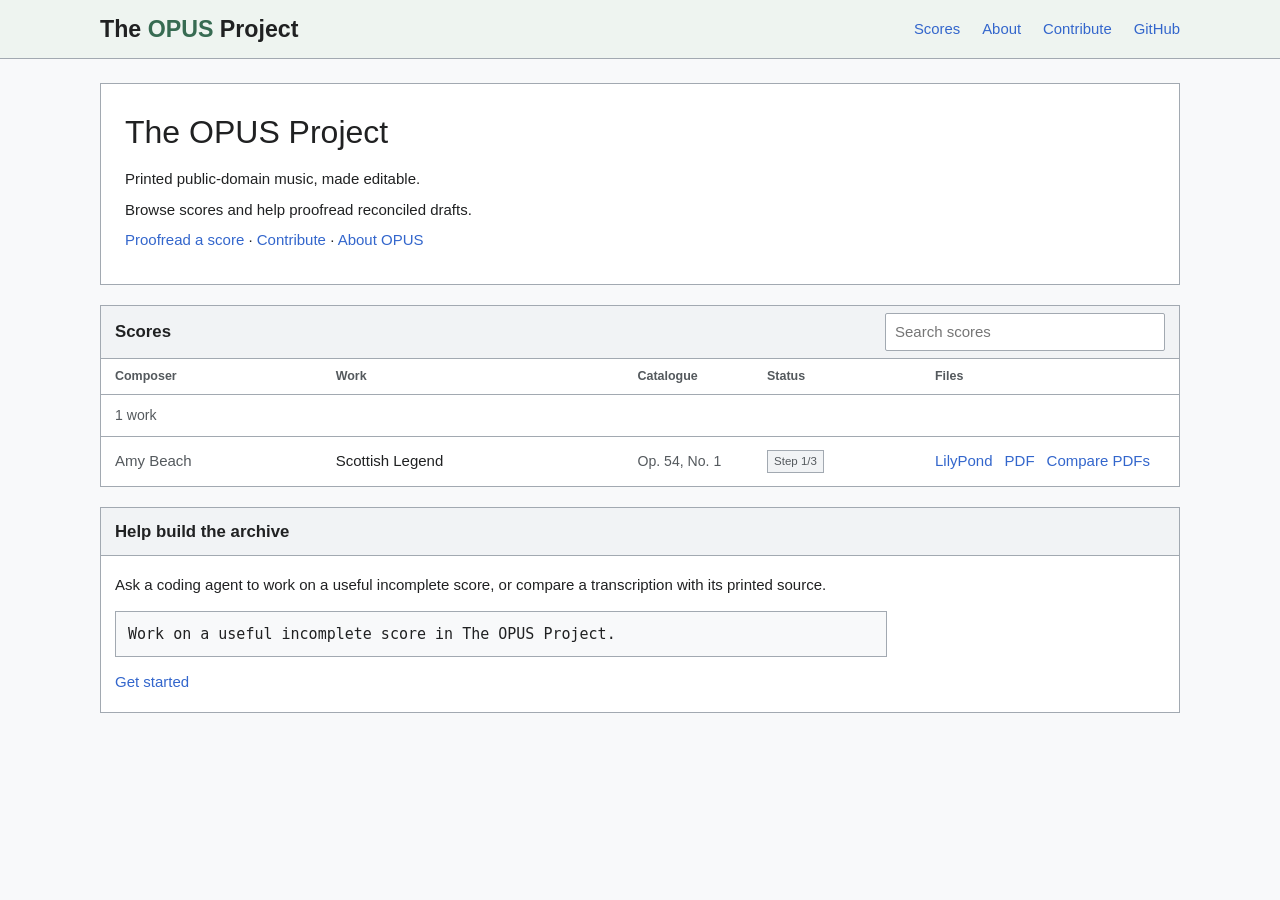
<file: index.html>
<!doctype html>
<html lang="en">
<head>
  <meta charset="utf-8">
  <meta name="viewport" content="width=device-width, initial-scale=1">
  <meta name="description" content="Printed public-domain music, transcribed into editable LilyPond and checked by people.">
  <link rel="icon" href="favicon.svg" type="image/svg+xml">
  <title>The OPUS Project — Open Public-domain Universal Scores</title>
  <link rel="stylesheet" href="styles.css?v=6">
</head>
<body>
  <header class="site-header">
    <div class="header-inner">
      <a class="wordmark" href="./">The <span>OPUS</span> Project</a>
      <nav aria-label="Primary navigation">
        <a href="#scores">Scores</a>
        <a href="about.html">About</a>
        <a href="contribute.html">Contribute</a>
        <a href="https://github.com/the-opus-project/the-opus-project.github.io">GitHub</a>
      </nav>
    </div>
  </header>

  <main>
    <section class="intro" aria-labelledby="page-title">
      <h1 id="page-title">The OPUS Project</h1>
      <p>Printed public-domain music, made editable.</p>
      <p>Browse scores and help proofread reconciled drafts.</p>
      <p><a href="proofread.html">Proofread a score</a> · <a href="contribute.html">Contribute</a> · <a href="about.html">About OPUS</a></p>
    </section>

    <section class="panel" id="scores" aria-labelledby="scores-title">
      <div class="panel-heading">
        <h2 id="scores-title">Scores</h2>
        <label class="search">
          <span class="visually-hidden">Search scores</span>
          <input type="search" data-search placeholder="Search scores">
        </label>
      </div>
      <div class="table-heading" aria-hidden="true">
        <span>Composer</span><span>Work</span><span>Catalogue</span><span>Status</span><span>Files</span>
      </div>
      <div class="catalog" data-catalog aria-live="polite"><p>Loading catalog…</p></div>
    </section>

    <section class="panel" id="contribute" aria-labelledby="contribute-title">
      <div class="panel-heading"><h2 id="contribute-title">Help build the archive</h2></div>
      <div class="panel-body">
        <p>Ask a coding agent to work on a useful incomplete score, or compare a transcription with its printed source.</p>
        <div class="command"><code>Work on a useful incomplete score in The OPUS Project.</code></div>
        <p><a href="contribute.html">Get started</a></p>
      </div>
    </section>
  </main>

  <script src="app.js?v=4" defer></script>
</body>
</html>
</file>
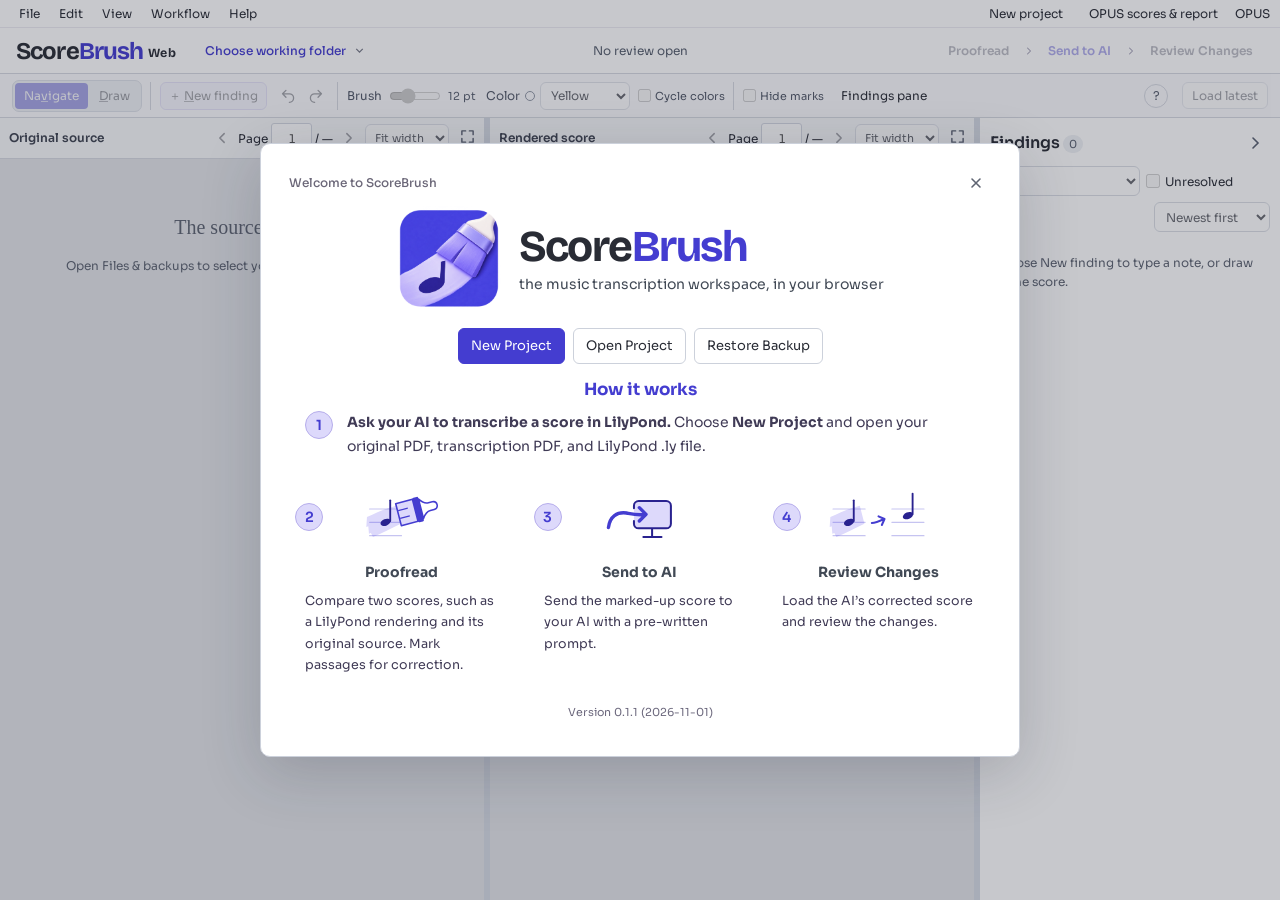
<file: reviewer/index.html>
<!doctype html>
<html lang="en"><head><meta charset="utf-8"><meta name="viewport" content="width=device-width, initial-scale=1">
<meta http-equiv="Content-Security-Policy" content="default-src 'self'; script-src 'self' 'wasm-unsafe-eval'; worker-src 'self' blob:; connect-src 'self' https:; img-src 'self' blob: data:; style-src 'self' 'unsafe-inline'; font-src 'self'; object-src 'none'; base-uri 'none'; form-action 'none'">
<title>ScoreBrush Web · The OPUS Project</title><link rel="stylesheet" href="scorebrush/style.css"><link rel="stylesheet" href="scorebrush/interface.css"><link rel="stylesheet" href="scorebrush/brush-preview.css"><link rel="stylesheet" href="scorebrush/workspace-header.css"><link rel="stylesheet" href="scorebrush/findings.css"><link rel="stylesheet" href="scorebrush/workspace-layout.css"><link rel="stylesheet" href="scorebrush/review-controls.css">
<link rel="icon" href="scorebrush/branding/scorebrush.ico" type="image/x-icon"><link rel="preload" href="scorebrush/wordmark.png" as="image">
<script src="scorebrush/startup.js" defer></script><script src="scorebrush/vendor/pdf-lib.min.js" defer></script><script src="scorebrush/vendor/jszip.min.js" defer></script><script type="module" src="app.mjs"></script><link rel="stylesheet" href="opus-web.css"></head>
<body data-score="both" data-edition="web">
<section id="startupScreen" aria-label="ScoreBrush startup" aria-live="polite"><div class="startup-content"><img class="app-mark" src="scorebrush/branding/scorebrush-app.png" width="72" height="72" alt=""><img class="startup-wordmark" src="scorebrush/wordmark.png" width="300" height="80" alt="ScoreBrush"><p data-build-info>Loading build information…</p><div class="startup-rule"></div><p id="startupStatus">Opening your local workspace…</p><p id="startupError"></p><button id="startupRecovery" hidden disabled>Open recovery options</button><p class="startup-advice">If startup fails, keep your working folder and backups. Reopen from a complete extracted ZIP.</p></div></section>
<header><div class="desk-brand"><h1>Score<span class="brand-accent">Brush</span> <small class="web-edition">Web</small></h1></div><div id="statusControl" data-state="idle"><div id="statusSummary" tabindex="-1"><span class="status-symbol" aria-hidden="true"><svg class="status-warning" viewBox="0 0 16 16" focusable="false"><circle cx="8" cy="8" r="6.25"/><path d="M8 4.5v4"/><circle class="warning-dot" cx="8" cy="11" r=".65"/></svg></span><span id="statusLabel" role="status" aria-live="polite">No review open</span></div><button id="statusButton" type="button" aria-expanded="false" aria-controls="notices" hidden>Resolve</button></div><nav class="primary-actions" aria-label="Workflow stages"><button id="chooseFolder" class="primary" title="Choose the local folder shared with your AI agent">Choose folder</button><button id="loadLatest" title="Review the latest LilyPond and PDF saved by your agent" disabled>Load latest</button><button id="workspaceTools" title="Open files or packages and save a backup" aria-haspopup="dialog">Files &amp; backups</button></nav></header>
<section id="notices" popover="auto" aria-labelledby="statusTitle"><div class="status-panel-head"><h2 id="statusTitle">Needs attention</h2><button id="dismissMessage" type="button" aria-label="Close recovery details" class="icon-close"><svg viewBox="0 0 16 16" aria-hidden="true" focusable="false"><path d="m4 4 8 8m0-8-8 8"/></svg></button></div><div class="status-details"><p id="storage" hidden></p><p id="folderStatus" role="status" aria-live="polite">No working folder</p></div><div id="noticeCopy" tabindex="0" aria-label="Current status details"><span id="message" role="status" aria-live="polite" hidden></span><span id="storageProblem" role="alert" hidden></span></div><div class="status-actions"><button id="retrySave" type="button" hidden>Retry local save</button><button id="statusRetryFolder" type="button" hidden>Retry folder save</button><button id="statusRetryLoad" type="button" hidden>Retry load latest</button><button id="statusChooseFolder" type="button" hidden>Choose folder</button><button id="emergency" type="button" hidden>Download recovery ZIP</button><button id="statusReloadSaved" type="button" hidden>Reload saved review</button><button id="statusWorkspace" type="button">Files &amp; backups</button></div></section>
<div class="toolbar" role="toolbar" aria-label="Review tools">
<div class="toolbar-group tool-modes" role="group" aria-label="Interaction mode"><div class="modes"><button id="navigate" title="Navigate/pan (V): drag the page or select a mark." aria-pressed="true">Na<u>v</u>igate</button><button id="draw" title="Draw (D): strokes join the finding being edited" aria-pressed="false"><u>D</u>raw</button></div></div>
<div class="toolbar-group tool-findings" role="group" aria-label="Finding actions"><button id="newFinding" title="New finding (N): type a note or mark a passage"><span aria-hidden="true">＋</span> <u>N</u>ew finding</button><div class="toolbar-history"><button id="undo" class="tool-icon" aria-label="Undo" title="Undo annotation (Ctrl+Z)"><svg viewBox="0 0 20 20" aria-hidden="true"><path d="M7 4 3 8l4 4M3 8h8a5 5 0 0 1 0 10"/></svg></button><button id="redo" class="tool-icon" aria-label="Redo" title="Redo annotation (Ctrl+Shift+Z)"><svg viewBox="0 0 20 20" aria-hidden="true"><path d="m13 4 4 4-4 4m4-4H9a5 5 0 0 0 0 10"/></svg></button></div></div>
<div class="toolbar-group tool-mark-style" role="group" aria-label="Highlight appearance"><label title="Brush width in PDF points">Brush <input id="brush" type="range" min="2" max="36" value="12"><output id="brushValue">12 pt</output></label><label class="color-control">Color <span id="colorSwatch" aria-hidden="true"></span><select id="highlightColor" aria-label="Highlight color" title="Color of the edited finding or the next finding"></select></label><label class="cycle-colors" title="Use the next palette color for each new finding"><input id="autoColor" type="checkbox"> Cycle colors</label></div>
<div class="toolbar-group tool-view" role="group" aria-label="View controls"><label class="findings-visibility" title="Hide or show all highlights and finding markers (Ctrl+H)"><input id="hide" type="checkbox" aria-label="Hide marks" aria-keyshortcuts="Control+h"> Hide marks</label><button id="toggleComments" aria-expanded="false" aria-controls="commentsPanel" title="Expand or collapse the Findings pane">Findings pane</button></div>
<button id="shortcutHelp" title="Keyboard shortcuts" aria-label="Keyboard shortcuts" aria-haspopup="dialog">?</button><div class="score-switch" role="group" aria-label="Visible score"><button id="showBoth" aria-pressed="true">Both</button><button id="showSource" aria-pressed="false">Source</button><button id="showRendered" aria-pressed="false">Rendered</button></div>
</div>


<div id="comparisonControl" hidden><label>Rendering version <select id="roundVersion"><option value="current">Current returned revision</option><option value="previous">Previous rendering · comparison only</option></select></label></div><main aria-label="Proofreading workspace"><section class="viewer" id="sourceViewer"><div class="viewer-head"><strong id="sourceLabel">Original source</strong><div class="page-controls"><button data-kind="source" data-action="prev" aria-label="Previous source page"><svg viewBox="0 0 16 16" aria-hidden="true" focusable="false"><path d="M10.5 3 5.5 8l5 5"/></svg></button><label>Page <input id="sourcePage" type="number" value="1" min="1" aria-label="Source page"></label><span id="sourceCount">/ —</span><button data-kind="source" data-action="next" aria-label="Next source page"><svg viewBox="0 0 16 16" aria-hidden="true" focusable="false"><path d="m5.5 3 5 5-5 5"/></svg></button><select id="sourceZoom" aria-label="Source zoom"><option value="fit">Fit width</option><option value="0.5">50%</option><option value="0.75">75%</option><option value="1">100%</option><option value="1.25">125%</option><option value="1.5">150%</option><option value="2">200%</option><option value="3">300%</option></select></div></div><div class="scroller" id="sourceScroll"><div class="empty">The source score<br><small>Open Files &amp; backups to select your PDFs and LilyPond file.</small></div><div class="paper" id="sourcePaper" hidden><canvas id="sourceCanvas"></canvas><canvas id="historicalOverlay" hidden aria-label="Read-only historical findings"></canvas></div></div></section>
<section class="viewer" id="renderedViewer"><div class="viewer-head"><strong id="renderedLabel">Rendered score</strong><div class="page-controls"><button data-kind="rendered" data-action="prev" aria-label="Previous rendered page"><svg viewBox="0 0 16 16" aria-hidden="true" focusable="false"><path d="M10.5 3 5.5 8l5 5"/></svg></button><label>Page <input id="renderedPage" type="number" value="1" min="1" aria-label="Rendered page"></label><span id="renderedCount">/ —</span><button data-kind="rendered" data-action="next" aria-label="Next rendered page"><svg viewBox="0 0 16 16" aria-hidden="true" focusable="false"><path d="m5.5 3 5 5-5 5"/></svg></button><select id="renderedZoom" aria-label="Rendered zoom"><option value="fit">Fit width</option><option value="0.5">50%</option><option value="0.75">75%</option><option value="1">100%</option><option value="1.25">125%</option><option value="1.5">150%</option><option value="2">200%</option><option value="3">300%</option></select></div></div><div class="scroller" id="renderedScroll"><div class="empty">Your transcription<br><small>Type a note or mark a passage.</small></div><div class="paper" id="renderedPaper" hidden><canvas id="renderedCanvas"></canvas><canvas id="overlay" tabindex="0" aria-label="Rendered score: draw marks or pan and select findings"></canvas></div></div></section>
<aside id="commentsPanel" aria-label="Findings and comments"><div class="aside-head"><button id="closeComments" aria-label="Collapse Findings pane" title="Collapse Findings pane" class="icon-close"><svg viewBox="0 0 16 16" aria-hidden="true" focusable="false"><path d="m6 3 5 5-5 5"/></svg></button><h2>Findings <span id="findingCount">0</span></h2></div><section id="returnedPanel" hidden><p id="roundStatus" role="status"></p></section><div id="findings"><p class="hint">Choose New finding to type a note, or draw on the score.</p></div></aside><section id="commentDock" aria-label="Finding editor" hidden><div id="editor" hidden><div class="finding-editor-head"><div id="editTitle"></div><label class="finding-type"><span class="visually-hidden">Finding type</span><select id="findingType" aria-describedby="findingTypeHint" title="Correction requests a fix; Footnote adds a numbered score footnote; Comment logs an internal observation."><option value="correction">Correction</option><option value="source_footnote">Footnote</option><option value="comment">Comment</option></select></label><button id="deleteFinding" class="finding-delete icon-close" aria-label="Delete finding" title="Delete finding"><svg viewBox="0 0 16 16" aria-hidden="true" focusable="false"><path d="m4 4 8 8m0-8-8 8"/></svg></button></div><label class="finding-note"><span id="findingNoteHeading">Note</span><textarea id="comment" maxlength="4000" placeholder="e.g. should be E♭, or beam together" rows="3"></textarea></label><p id="findingTypeHint" class="hint" hidden></p><details class="finding-options"><summary>Review status</summary><label><span class="visually-hidden">Review status</span><select id="findingState"><option value="open">Open</option><option value="corrected_pending_review">Corrected pending review</option><option value="resolved">Resolved</option><option value="needs_source_clarification">Needs source clarification</option></select></label></details><div class="editor-actions"><button id="saveFinding">Done</button><button id="doneNext" class="primary" title="Finish this group and prepare the next (Ctrl+Enter)">Done &amp; next</button></div></div></section></main>
<dialog id="workspaceDialog" data-page="welcome" aria-labelledby="workspaceTitle"><div class="dialog-head"><h2 id="workspaceTitle">Files &amp; backups</h2><button id="closeWorkspace" aria-label="Close workspace" class="icon-close"><svg viewBox="0 0 16 16" aria-hidden="true" focusable="false"><path d="m4 4 8 8m0-8-8 8"/></svg></button></div><div class="private-intro">
<div class="welcome-brand"><img class="welcome-app-icon" src="scorebrush/branding/scorebrush-app.png" width="104" height="104" alt=""><div class="welcome-brand-text"><h3 class="welcome-name wordmark">Score<span>Brush</span></h3><p id="welcomeHeading">the music transcription workspace, in your browser</p></div></div>
<div class="welcome-actions"><button id="chooseFolderInSetup" class="primary" type="button">New Project</button><button id="welcomeRecover">Open Project</button><button id="welcomeRestore">Restore Backup</button></div>

<h3 id="welcomeWorkflowHeading">How it works</h3>
<ol class="welcome-steps" role="list" aria-labelledby="welcomeWorkflowHeading">
<li class="welcome-first"><span class="welcome-step-number" aria-hidden="true">1</span><p><strong>Ask your AI to transcribe a score in LilyPond.</strong> Choose <strong>New Project</strong> and open your original PDF, transcription PDF, and LilyPond .ly file.</p></li>
<li><span class="welcome-step-number" aria-hidden="true">2</span><img class="welcome-step-icon" src="scorebrush/branding/proofread.svg" width="160" height="120" alt=""><div class="welcome-step-copy"><b>Proofread</b><p>Compare two scores, such as a LilyPond rendering and its original source. Mark passages for correction.</p></div></li>
<li><span class="welcome-step-number" aria-hidden="true">3</span><img class="welcome-step-icon" src="scorebrush/branding/send-to-ai.svg" width="128" height="96" alt=""><div class="welcome-step-copy"><b>Send to AI</b><p>Send the marked-up score to your AI with a pre-written prompt.</p></div></li>
<li><span class="welcome-step-number" aria-hidden="true">4</span><img class="welcome-step-icon" src="scorebrush/branding/review-changes.svg" width="160" height="96" alt=""><div class="welcome-step-copy"><b>Review Changes</b><p>Load the AI’s corrected score and review the changes.</p></div></li>
</ol><p class="welcome-version" data-build-info></p>
</div><section class="workspace-backups" aria-label="Review backups"><div class="action-row"><button id="finishReview" class="primary" title="Save your files, findings, and review decisions in one ZIP" data-handoff-action data-needs-review>Save backup</button><button id="exportResearch" title="Export retained correction evidence with a standalone reader" data-handoff-action data-needs-review>Export research ZIP</button><button id="openPackage" data-handoff-action>Open backup or package</button></div><p class="hint">Backups include your original files, marks, comments, and review decisions.</p></section><details id="manualHandoffPanel"><summary>AI handoff without a working folder</summary><div class="handoff-actions"><button id="exportTask" data-handoff-action data-needs-review>Save AI task ZIP</button><button id="importResponse" data-handoff-action>Open AI response</button></div></details><input id="packageFile" type="file" accept=".zip,application/zip,.json,application/json" hidden><input id="responseFile" type="file" accept=".zip,application/zip" hidden>
<details id="handoffHistoryPanel"><summary>Locally saved reviews &amp; history</summary><div class="saved-row"><label>Saved reviews <select id="saved"><option value="">Choose a locally saved review…</option></select></label><button id="reopen">Open review</button></div><div class="saved-row"><span id="handoffEmpty">Loading saved history…</span><select id="handoffHistory" aria-label="Saved handoff history" hidden></select><button id="inspectHandoff" data-handoff-action hidden>Open saved item</button></div></details>
<details id="filesPanel"><summary>Open individual files</summary><div class="file-grid">
<label>1 · Source score PDF<input id="sourceFile" type="file" accept="application/pdf,.pdf"></label>
<label>2 · Transcription PDF<input id="renderedFile" type="file" accept="application/pdf,.pdf"></label>
<label>3 · LilyPond source (.ly)<input id="lyFile" type="file" accept=".ly"></label>
<button id="load">Open selected files</button></div><p id="fileSetupStatus" class="setup-status" role="status" hidden></p>
<p class="hint">Source and rendered page numbers may differ.</p></details>
<section id="returnedBar" class="returned-bar" hidden><strong id="roundIdentity"></strong><span id="roundProgress"></span><button id="roundReload" data-round-action>Reload saved review</button></section></dialog>
<dialog id="projectOpenDialog" aria-labelledby="projectOpenTitle"><div class="dialog-head"><h2 id="projectOpenTitle">Open Project</h2><button id="closeProjectOpen" aria-label="Close Open Project">Close</button></div><p>Choose a saved project folder, or reopen a recent project.</p><button id="browseProjectFolder" class="primary">Choose project folder…</button><h3>Recent projects</h3><div id="recentProjects" aria-live="polite"></div><p class="hint">For a moved folder, choose it at its new location. Locally saved reviews and older packages are available under Files &amp; backups.</p></dialog>
<dialog id="restoreBackupDialog" aria-labelledby="restoreBackupTitle"><div class="dialog-head"><h2 id="restoreBackupTitle">Restore Backup</h2><button id="closeRestoreBackup" aria-label="Close Restore Backup">Close</button></div><p>Choose an existing ScoreBrush backup ZIP to restore its files, findings, and review decisions.</p><button id="chooseRestoreBackup" class="primary">Choose backup…</button></dialog>
<dialog id="deleteDialog" aria-labelledby="deleteDescription"><h2 id="deleteDescription">Delete finding?</h2><p id="deletePreview"></p><p>You can undo this deletion.</p><div class="dialog-actions"><button id="cancelDelete">Cancel</button><button id="confirmDelete" class="primary" autofocus>Delete finding</button></div></dialog>
<dialog id="shortcutsDialog" aria-labelledby="shortcutsTitle"><div class="dialog-head"><h2 id="shortcutsTitle">Review shortcuts</h2><button id="closeShortcuts" aria-label="Close keyboard shortcuts" class="icon-close"><svg viewBox="0 0 16 16" aria-hidden="true" focusable="false"><path d="m4 4 8 8m0-8-8 8"/></svg></button></div><dl><dt>C / W / X in Review Changes</dt><dd>Looks correct (C), open Still wrong explanation (W), or Next finding without recording a decision (X). Approval, correction and source-clarification decisions advance after saving is verified locally. Next at the last finding opens the round summary. You can keep reviewing while folder saving continues. Disabled while typing, composing, in dialogs, saving local edits or decisions, loading, or holding a key.</dd><dt>N</dt><dd>Prepare a new finding</dd><dt>D / V</dt><dd>Draw / Navigate</dd><dt>Enter / Shift+Enter in a finding note or on its score</dt><dd>Save note (Done in proofreading)</dd><dt>Enter / Shift+Enter in Still wrong</dt><dd>Save correction; pasted multiline text is preserved</dd><dt><span data-shortcut-modifier>Ctrl</span>+Enter in a finding note or on its score</dt><dd>Done &amp; next</dd><dt><span data-shortcut-modifier>Ctrl</span>+Z / <span data-shortcut-modifier>Ctrl</span>+Shift+Z</dt><dd>Undo / redo a whole annotation edit, including its note and marks</dd><dt>Ctrl+Y</dt><dd>Redo annotations</dd><dt>Ctrl+H</dt><dd>Hide / show marks</dd><dt>Ctrl+mouse wheel</dt><dd>Zoom the PDF under the pointer; beyond 50–300% returns to Fit width</dd><dt>Escape</dt><dd>Close the current dialog or cancel the current action</dd></dl></dialog>
<dialog id="handoffDialog"><div class="dialog-head"><h2 id="handoffTitle">Local handoff</h2><button id="closeHandoff" aria-label="Close handoff" class="icon-close"><svg viewBox="0 0 16 16" aria-hidden="true" focusable="false"><path d="m4 4 8 8m0-8-8 8"/></svg></button></div><p id="handoffIntro">Accepting a response retains a new revision for review.</p><p id="taskInstructions" hidden>Save the task to a folder and point your local AI agent to it. A ZIP download is also available.</p><p id="handoffStatus" role="status" aria-live="polite"></p><div id="responsePreview"></div><div class="action-row"><button id="acceptResponse" class="primary" hidden>Save response for review</button></div><div id="handoffDownloads"></div><div id="promptFallback" hidden><button id="copyPrompt" class="primary" data-handoff-action>Copy prompt</button><label>Complete AI prompt — select and copy<textarea id="aiPrompt" rows="12" readonly></textarea></label></div></dialog>
<dialog id="finishDialog" aria-labelledby="finishTitle"><div class="dialog-head"><h2 id="finishTitle">Save backup</h2><button id="closeFinish" aria-label="Close backup" class="icon-close"><svg viewBox="0 0 16 16" aria-hidden="true" focusable="false"><path d="m4 4 8 8m0-8-8 8"/></svg></button></div><p id="finishIntro">Your files, findings, comments, and review decisions in one ZIP.</p><p id="finishRevision"></p><p id="finishOverview"></p><form id="finishForm"><div class="action-row"><button id="prepareFinish" class="primary" type="submit">Create backup ZIP</button><button id="cancelFinish" type="button" hidden>Cancel preparation</button></div></form><p id="finishStatus" role="status" aria-live="polite"></p><div id="finishDownloads"></div></dialog><input id="updatedRenderingFile" type="file" accept=".pdf,application/pdf" hidden>
<dialog id="aboutDialog" aria-labelledby="aboutTitle"><div class="dialog-head"><h2 id="aboutTitle">About ScoreBrush</h2><button id="closeAbout" aria-label="Close About">Close</button></div><div class="wordmark">Score<span>Brush</span></div><p data-build-info></p><p>A local workspace for proofreading music transcriptions.</p><p>Source: <a id="sourceLink" href="https://github.com/aug5thmusic/scorebrush" target="_blank" rel="noopener noreferrer">github.com/aug5thmusic/scorebrush</a></p><p id="sourceLinkStatus" role="status" hidden></p>
<p id="aboutLicense">Copyright © 2026 Auggie (@aug5thmusic). Free software under AGPLv3 or later, with the additional permissions below. No warranty.</p>
<!-- SCOREBRUSH-LEGAL-START -->
<details class="legal-notice"><summary>License and additional permissions</summary><pre tabindex="0"># ScoreBrush licensing

Copyright (C) 2026 Auggie (@aug5thmusic).

ScoreBrush is free software: you can redistribute it and/or modify it under
the terms of the GNU Affero General Public License as published by the Free
Software Foundation, either version 3 of the License, or (at your option)
any later version.

ScoreBrush is distributed in the hope that it will be useful, but WITHOUT ANY
WARRANTY; without even the implied warranty of MERCHANTABILITY or FITNESS FOR
A PARTICULAR PURPOSE. See [LICENSE](LICENSE) for the complete license.

The license identifier for ScoreBrush&#x27;s own code is **AGPL-3.0-or-later**.
The additional permissions below are part of the grant for that code. This
file accompanies the unmodified standard license text; it does not replace it.

## Microsoft WebView2 additional permission

As an additional permission under section 7 of the GNU Affero General Public
License, version 3, the copyright holders of ScoreBrush grant permission to
link or combine this Program with the Microsoft WebView2 SDK (including its
managed assemblies and native loader) and Microsoft WebView2 Runtime, and to
convey the resulting work. You may also convey the unmodified official
Microsoft WebView2 Runtime bootstrapper alongside the Program. This permission
applies under version 3 or any later version of the GNU Affero General Public
License under which you use this Program.

You must comply with the licenses of those Microsoft components. You need not
include source code for those Microsoft components in the Corresponding Source
for the resulting work. This permission does not exclude any ScoreBrush source
code, modifications to ScoreBrush, or other covered components from the
Corresponding Source requirements, and does not grant any rights in Microsoft&#x27;s
software beyond its own licenses.

This permission applies only to material whose copyright holders have granted
it. It does not change the terms of third-party code. Recipients may remove
this additional permission as allowed by section 7. Contributors are asked to
license their ScoreBrush contributions under the same terms, including this
permission, as explained in [CONTRIBUTING.md](https://github.com/aug5thmusic/scorebrush/blob/v0.1.0/CONTRIBUTING.md).

## Project data and generated handoffs

Using ScoreBrush does not require users to license their own scores, annotations,
LilyPond files, or other original project data under the AGPL. Their existing
rights and licenses continue to apply.

To avoid imposing restrictions through generated instructional text, the
ScoreBrush copyright holders also grant permission to use, copy, modify and
redistribute ScoreBrush-authored prompt, review-guide and response-template
text included in generated handoffs, backups and reports, for any purpose and
without applying the AGPL to those outputs. This permission does not cover
ScoreBrush&#x27;s program code or third-party content included in an output.

## Third-party materials and branding

Third-party materials retain their own licenses and copyright notices; they
are not relicensed as ScoreBrush code. See [THIRD_PARTY_NOTICES.md](THIRD_PARTY_NOTICES.md)
and the license files beside the bundled components.

ScoreBrush-authored documentation, synthetic fixtures, and bundled artwork
are provided under the same AGPL-3.0-or-later terms unless a file states
otherwise. No trademark license or right to imply endorsement by the original
maintainer is granted. Modified distributions should clearly identify themselves.


## Source availability

The official repository is https://github.com/aug5thmusic/scorebrush.
Binary distributions must provide exact matching Corresponding Source and clear
download directions. A link to a moving development branch is not a substitute
for that release&#x27;s source.
</pre></details>
<details class="legal-notice"><summary>GNU Affero General Public License</summary><pre tabindex="0">                    GNU AFFERO GENERAL PUBLIC LICENSE
                       Version 3, 19 November 2007

 Copyright (C) 2007 Free Software Foundation, Inc. &lt;https://fsf.org/&gt;
 Everyone is permitted to copy and distribute verbatim copies
 of this license document, but changing it is not allowed.

                            Preamble

  The GNU Affero General Public License is a free, copyleft license for
software and other kinds of works, specifically designed to ensure
cooperation with the community in the case of network server software.

  The licenses for most software and other practical works are designed
to take away your freedom to share and change the works.  By contrast,
our General Public Licenses are intended to guarantee your freedom to
share and change all versions of a program--to make sure it remains free
software for all its users.

  When we speak of free software, we are referring to freedom, not
price.  Our General Public Licenses are designed to make sure that you
have the freedom to distribute copies of free software (and charge for
them if you wish), that you receive source code or can get it if you
want it, that you can change the software or use pieces of it in new
free programs, and that you know you can do these things.

  Developers that use our General Public Licenses protect your rights
with two steps: (1) assert copyright on the software, and (2) offer
you this License which gives you legal permission to copy, distribute
and/or modify the software.

  A secondary benefit of defending all users&#x27; freedom is that
improvements made in alternate versions of the program, if they
receive widespread use, become available for other developers to
incorporate.  Many developers of free software are heartened and
encouraged by the resulting cooperation.  However, in the case of
software used on network servers, this result may fail to come about.
The GNU General Public License permits making a modified version and
letting the public access it on a server without ever releasing its
source code to the public.

  The GNU Affero General Public License is designed specifically to
ensure that, in such cases, the modified source code becomes available
to the community.  It requires the operator of a network server to
provide the source code of the modified version running there to the
users of that server.  Therefore, public use of a modified version, on
a publicly accessible server, gives the public access to the source
code of the modified version.

  An older license, called the Affero General Public License and
published by Affero, was designed to accomplish similar goals.  This is
a different license, not a version of the Affero GPL, but Affero has
released a new version of the Affero GPL which permits relicensing under
this license.

  The precise terms and conditions for copying, distribution and
modification follow.

                       TERMS AND CONDITIONS

  0. Definitions.

  &quot;This License&quot; refers to version 3 of the GNU Affero General Public License.

  &quot;Copyright&quot; also means copyright-like laws that apply to other kinds of
works, such as semiconductor masks.

  &quot;The Program&quot; refers to any copyrightable work licensed under this
License.  Each licensee is addressed as &quot;you&quot;.  &quot;Licensees&quot; and
&quot;recipients&quot; may be individuals or organizations.

  To &quot;modify&quot; a work means to copy from or adapt all or part of the work
in a fashion requiring copyright permission, other than the making of an
exact copy.  The resulting work is called a &quot;modified version&quot; of the
earlier work or a work &quot;based on&quot; the earlier work.

  A &quot;covered work&quot; means either the unmodified Program or a work based
on the Program.

  To &quot;propagate&quot; a work means to do anything with it that, without
permission, would make you directly or secondarily liable for
infringement under applicable copyright law, except executing it on a
computer or modifying a private copy.  Propagation includes copying,
distribution (with or without modification), making available to the
public, and in some countries other activities as well.

  To &quot;convey&quot; a work means any kind of propagation that enables other
parties to make or receive copies.  Mere interaction with a user through
a computer network, with no transfer of a copy, is not conveying.

  An interactive user interface displays &quot;Appropriate Legal Notices&quot;
to the extent that it includes a convenient and prominently visible
feature that (1) displays an appropriate copyright notice, and (2)
tells the user that there is no warranty for the work (except to the
extent that warranties are provided), that licensees may convey the
work under this License, and how to view a copy of this License.  If
the interface presents a list of user commands or options, such as a
menu, a prominent item in the list meets this criterion.

  1. Source Code.

  The &quot;source code&quot; for a work means the preferred form of the work
for making modifications to it.  &quot;Object code&quot; means any non-source
form of a work.

  A &quot;Standard Interface&quot; means an interface that either is an official
standard defined by a recognized standards body, or, in the case of
interfaces specified for a particular programming language, one that
is widely used among developers working in that language.

  The &quot;System Libraries&quot; of an executable work include anything, other
than the work as a whole, that (a) is included in the normal form of
packaging a Major Component, but which is not part of that Major
Component, and (b) serves only to enable use of the work with that
Major Component, or to implement a Standard Interface for which an
implementation is available to the public in source code form.  A
&quot;Major Component&quot;, in this context, means a major essential component
(kernel, window system, and so on) of the specific operating system
(if any) on which the executable work runs, or a compiler used to
produce the work, or an object code interpreter used to run it.

  The &quot;Corresponding Source&quot; for a work in object code form means all
the source code needed to generate, install, and (for an executable
work) run the object code and to modify the work, including scripts to
control those activities.  However, it does not include the work&#x27;s
System Libraries, or general-purpose tools or generally available free
programs which are used unmodified in performing those activities but
which are not part of the work.  For example, Corresponding Source
includes interface definition files associated with source files for
the work, and the source code for shared libraries and dynamically
linked subprograms that the work is specifically designed to require,
such as by intimate data communication or control flow between those
subprograms and other parts of the work.

  The Corresponding Source need not include anything that users
can regenerate automatically from other parts of the Corresponding
Source.

  The Corresponding Source for a work in source code form is that
same work.

  2. Basic Permissions.

  All rights granted under this License are granted for the term of
copyright on the Program, and are irrevocable provided the stated
conditions are met.  This License explicitly affirms your unlimited
permission to run the unmodified Program.  The output from running a
covered work is covered by this License only if the output, given its
content, constitutes a covered work.  This License acknowledges your
rights of fair use or other equivalent, as provided by copyright law.

  You may make, run and propagate covered works that you do not
convey, without conditions so long as your license otherwise remains
in force.  You may convey covered works to others for the sole purpose
of having them make modifications exclusively for you, or provide you
with facilities for running those works, provided that you comply with
the terms of this License in conveying all material for which you do
not control copyright.  Those thus making or running the covered works
for you must do so exclusively on your behalf, under your direction
and control, on terms that prohibit them from making any copies of
your copyrighted material outside their relationship with you.

  Conveying under any other circumstances is permitted solely under
the conditions stated below.  Sublicensing is not allowed; section 10
makes it unnecessary.

  3. Protecting Users&#x27; Legal Rights From Anti-Circumvention Law.

  No covered work shall be deemed part of an effective technological
measure under any applicable law fulfilling obligations under article
11 of the WIPO copyright treaty adopted on 20 December 1996, or
similar laws prohibiting or restricting circumvention of such
measures.

  When you convey a covered work, you waive any legal power to forbid
circumvention of technological measures to the extent such circumvention
is effected by exercising rights under this License with respect to
the covered work, and you disclaim any intention to limit operation or
modification of the work as a means of enforcing, against the work&#x27;s
users, your or third parties&#x27; legal rights to forbid circumvention of
technological measures.

  4. Conveying Verbatim Copies.

  You may convey verbatim copies of the Program&#x27;s source code as you
receive it, in any medium, provided that you conspicuously and
appropriately publish on each copy an appropriate copyright notice;
keep intact all notices stating that this License and any
non-permissive terms added in accord with section 7 apply to the code;
keep intact all notices of the absence of any warranty; and give all
recipients a copy of this License along with the Program.

  You may charge any price or no price for each copy that you convey,
and you may offer support or warranty protection for a fee.

  5. Conveying Modified Source Versions.

  You may convey a work based on the Program, or the modifications to
produce it from the Program, in the form of source code under the
terms of section 4, provided that you also meet all of these conditions:

    a) The work must carry prominent notices stating that you modified
    it, and giving a relevant date.

    b) The work must carry prominent notices stating that it is
    released under this License and any conditions added under section
    7.  This requirement modifies the requirement in section 4 to
    &quot;keep intact all notices&quot;.

    c) You must license the entire work, as a whole, under this
    License to anyone who comes into possession of a copy.  This
    License will therefore apply, along with any applicable section 7
    additional terms, to the whole of the work, and all its parts,
    regardless of how they are packaged.  This License gives no
    permission to license the work in any other way, but it does not
    invalidate such permission if you have separately received it.

    d) If the work has interactive user interfaces, each must display
    Appropriate Legal Notices; however, if the Program has interactive
    interfaces that do not display Appropriate Legal Notices, your
    work need not make them do so.

  A compilation of a covered work with other separate and independent
works, which are not by their nature extensions of the covered work,
and which are not combined with it such as to form a larger program,
in or on a volume of a storage or distribution medium, is called an
&quot;aggregate&quot; if the compilation and its resulting copyright are not
used to limit the access or legal rights of the compilation&#x27;s users
beyond what the individual works permit.  Inclusion of a covered work
in an aggregate does not cause this License to apply to the other
parts of the aggregate.

  6. Conveying Non-Source Forms.

  You may convey a covered work in object code form under the terms
of sections 4 and 5, provided that you also convey the
machine-readable Corresponding Source under the terms of this License,
in one of these ways:

    a) Convey the object code in, or embodied in, a physical product
    (including a physical distribution medium), accompanied by the
    Corresponding Source fixed on a durable physical medium
    customarily used for software interchange.

    b) Convey the object code in, or embodied in, a physical product
    (including a physical distribution medium), accompanied by a
    written offer, valid for at least three years and valid for as
    long as you offer spare parts or customer support for that product
    model, to give anyone who possesses the object code either (1) a
    copy of the Corresponding Source for all the software in the
    product that is covered by this License, on a durable physical
    medium customarily used for software interchange, for a price no
    more than your reasonable cost of physically performing this
    conveying of source, or (2) access to copy the
    Corresponding Source from a network server at no charge.

    c) Convey individual copies of the object code with a copy of the
    written offer to provide the Corresponding Source.  This
    alternative is allowed only occasionally and noncommercially, and
    only if you received the object code with such an offer, in accord
    with subsection 6b.

    d) Convey the object code by offering access from a designated
    place (gratis or for a charge), and offer equivalent access to the
    Corresponding Source in the same way through the same place at no
    further charge.  You need not require recipients to copy the
    Corresponding Source along with the object code.  If the place to
    copy the object code is a network server, the Corresponding Source
    may be on a different server (operated by you or a third party)
    that supports equivalent copying facilities, provided you maintain
    clear directions next to the object code saying where to find the
    Corresponding Source.  Regardless of what server hosts the
    Corresponding Source, you remain obligated to ensure that it is
    available for as long as needed to satisfy these requirements.

    e) Convey the object code using peer-to-peer transmission, provided
    you inform other peers where the object code and Corresponding
    Source of the work are being offered to the general public at no
    charge under subsection 6d.

  A separable portion of the object code, whose source code is excluded
from the Corresponding Source as a System Library, need not be
included in conveying the object code work.

  A &quot;User Product&quot; is either (1) a &quot;consumer product&quot;, which means any
tangible personal property which is normally used for personal, family,
or household purposes, or (2) anything designed or sold for incorporation
into a dwelling.  In determining whether a product is a consumer product,
doubtful cases shall be resolved in favor of coverage.  For a particular
product received by a particular user, &quot;normally used&quot; refers to a
typical or common use of that class of product, regardless of the status
of the particular user or of the way in which the particular user
actually uses, or expects or is expected to use, the product.  A product
is a consumer product regardless of whether the product has substantial
commercial, industrial or non-consumer uses, unless such uses represent
the only significant mode of use of the product.

  &quot;Installation Information&quot; for a User Product means any methods,
procedures, authorization keys, or other information required to install
and execute modified versions of a covered work in that User Product from
a modified version of its Corresponding Source.  The information must
suffice to ensure that the continued functioning of the modified object
code is in no case prevented or interfered with solely because
modification has been made.

  If you convey an object code work under this section in, or with, or
specifically for use in, a User Product, and the conveying occurs as
part of a transaction in which the right of possession and use of the
User Product is transferred to the recipient in perpetuity or for a
fixed term (regardless of how the transaction is characterized), the
Corresponding Source conveyed under this section must be accompanied
by the Installation Information.  But this requirement does not apply
if neither you nor any third party retains the ability to install
modified object code on the User Product (for example, the work has
been installed in ROM).

  The requirement to provide Installation Information does not include a
requirement to continue to provide support service, warranty, or updates
for a work that has been modified or installed by the recipient, or for
the User Product in which it has been modified or installed.  Access to a
network may be denied when the modification itself materially and
adversely affects the operation of the network or violates the rules and
protocols for communication across the network.

  Corresponding Source conveyed, and Installation Information provided,
in accord with this section must be in a format that is publicly
documented (and with an implementation available to the public in
source code form), and must require no special password or key for
unpacking, reading or copying.

  7. Additional Terms.

  &quot;Additional permissions&quot; are terms that supplement the terms of this
License by making exceptions from one or more of its conditions.
Additional permissions that are applicable to the entire Program shall
be treated as though they were included in this License, to the extent
that they are valid under applicable law.  If additional permissions
apply only to part of the Program, that part may be used separately
under those permissions, but the entire Program remains governed by
this License without regard to the additional permissions.

  When you convey a copy of a covered work, you may at your option
remove any additional permissions from that copy, or from any part of
it.  (Additional permissions may be written to require their own
removal in certain cases when you modify the work.)  You may place
additional permissions on material, added by you to a covered work,
for which you have or can give appropriate copyright permission.

  Notwithstanding any other provision of this License, for material you
add to a covered work, you may (if authorized by the copyright holders of
that material) supplement the terms of this License with terms:

    a) Disclaiming warranty or limiting liability differently from the
    terms of sections 15 and 16 of this License; or

    b) Requiring preservation of specified reasonable legal notices or
    author attributions in that material or in the Appropriate Legal
    Notices displayed by works containing it; or

    c) Prohibiting misrepresentation of the origin of that material, or
    requiring that modified versions of such material be marked in
    reasonable ways as different from the original version; or

    d) Limiting the use for publicity purposes of names of licensors or
    authors of the material; or

    e) Declining to grant rights under trademark law for use of some
    trade names, trademarks, or service marks; or

    f) Requiring indemnification of licensors and authors of that
    material by anyone who conveys the material (or modified versions of
    it) with contractual assumptions of liability to the recipient, for
    any liability that these contractual assumptions directly impose on
    those licensors and authors.

  All other non-permissive additional terms are considered &quot;further
restrictions&quot; within the meaning of section 10.  If the Program as you
received it, or any part of it, contains a notice stating that it is
governed by this License along with a term that is a further
restriction, you may remove that term.  If a license document contains
a further restriction but permits relicensing or conveying under this
License, you may add to a covered work material governed by the terms
of that license document, provided that the further restriction does
not survive such relicensing or conveying.

  If you add terms to a covered work in accord with this section, you
must place, in the relevant source files, a statement of the
additional terms that apply to those files, or a notice indicating
where to find the applicable terms.

  Additional terms, permissive or non-permissive, may be stated in the
form of a separately written license, or stated as exceptions;
the above requirements apply either way.

  8. Termination.

  You may not propagate or modify a covered work except as expressly
provided under this License.  Any attempt otherwise to propagate or
modify it is void, and will automatically terminate your rights under
this License (including any patent licenses granted under the third
paragraph of section 11).

  However, if you cease all violation of this License, then your
license from a particular copyright holder is reinstated (a)
provisionally, unless and until the copyright holder explicitly and
finally terminates your license, and (b) permanently, if the copyright
holder fails to notify you of the violation by some reasonable means
prior to 60 days after the cessation.

  Moreover, your license from a particular copyright holder is
reinstated permanently if the copyright holder notifies you of the
violation by some reasonable means, this is the first time you have
received notice of violation of this License (for any work) from that
copyright holder, and you cure the violation prior to 30 days after
your receipt of the notice.

  Termination of your rights under this section does not terminate the
licenses of parties who have received copies or rights from you under
this License.  If your rights have been terminated and not permanently
reinstated, you do not qualify to receive new licenses for the same
material under section 10.

  9. Acceptance Not Required for Having Copies.

  You are not required to accept this License in order to receive or
run a copy of the Program.  Ancillary propagation of a covered work
occurring solely as a consequence of using peer-to-peer transmission
to receive a copy likewise does not require acceptance.  However,
nothing other than this License grants you permission to propagate or
modify any covered work.  These actions infringe copyright if you do
not accept this License.  Therefore, by modifying or propagating a
covered work, you indicate your acceptance of this License to do so.

  10. Automatic Licensing of Downstream Recipients.

  Each time you convey a covered work, the recipient automatically
receives a license from the original licensors, to run, modify and
propagate that work, subject to this License.  You are not responsible
for enforcing compliance by third parties with this License.

  An &quot;entity transaction&quot; is a transaction transferring control of an
organization, or substantially all assets of one, or subdividing an
organization, or merging organizations.  If propagation of a covered
work results from an entity transaction, each party to that
transaction who receives a copy of the work also receives whatever
licenses to the work the party&#x27;s predecessor in interest had or could
give under the previous paragraph, plus a right to possession of the
Corresponding Source of the work from the predecessor in interest, if
the predecessor has it or can get it with reasonable efforts.

  You may not impose any further restrictions on the exercise of the
rights granted or affirmed under this License.  For example, you may
not impose a license fee, royalty, or other charge for exercise of
rights granted under this License, and you may not initiate litigation
(including a cross-claim or counterclaim in a lawsuit) alleging that
any patent claim is infringed by making, using, selling, offering for
sale, or importing the Program or any portion of it.

  11. Patents.

  A &quot;contributor&quot; is a copyright holder who authorizes use under this
License of the Program or a work on which the Program is based.  The
work thus licensed is called the contributor&#x27;s &quot;contributor version&quot;.

  A contributor&#x27;s &quot;essential patent claims&quot; are all patent claims
owned or controlled by the contributor, whether already acquired or
hereafter acquired, that would be infringed by some manner, permitted
by this License, of making, using, or selling its contributor version,
but do not include claims that would be infringed only as a
consequence of further modification of the contributor version.  For
purposes of this definition, &quot;control&quot; includes the right to grant
patent sublicenses in a manner consistent with the requirements of
this License.

  Each contributor grants you a non-exclusive, worldwide, royalty-free
patent license under the contributor&#x27;s essential patent claims, to
make, use, sell, offer for sale, import and otherwise run, modify and
propagate the contents of its contributor version.

  In the following three paragraphs, a &quot;patent license&quot; is any express
agreement or commitment, however denominated, not to enforce a patent
(such as an express permission to practice a patent or covenant not to
sue for patent infringement).  To &quot;grant&quot; such a patent license to a
party means to make such an agreement or commitment not to enforce a
patent against the party.

  If you convey a covered work, knowingly relying on a patent license,
and the Corresponding Source of the work is not available for anyone
to copy, free of charge and under the terms of this License, through a
publicly available network server or other readily accessible means,
then you must either (1) cause the Corresponding Source to be so
available, or (2) arrange to deprive yourself of the benefit of the
patent license for this particular work, or (3) arrange, in a manner
consistent with the requirements of this License, to extend the patent
license to downstream recipients.  &quot;Knowingly relying&quot; means you have
actual knowledge that, but for the patent license, your conveying the
covered work in a country, or your recipient&#x27;s use of the covered work
in a country, would infringe one or more identifiable patents in that
country that you have reason to believe are valid.

  If, pursuant to or in connection with a single transaction or
arrangement, you convey, or propagate by procuring conveyance of, a
covered work, and grant a patent license to some of the parties
receiving the covered work authorizing them to use, propagate, modify
or convey a specific copy of the covered work, then the patent license
you grant is automatically extended to all recipients of the covered
work and works based on it.

  A patent license is &quot;discriminatory&quot; if it does not include within
the scope of its coverage, prohibits the exercise of, or is
conditioned on the non-exercise of one or more of the rights that are
specifically granted under this License.  You may not convey a covered
work if you are a party to an arrangement with a third party that is
in the business of distributing software, under which you make payment
to the third party based on the extent of your activity of conveying
the work, and under which the third party grants, to any of the
parties who would receive the covered work from you, a discriminatory
patent license (a) in connection with copies of the covered work
conveyed by you (or copies made from those copies), or (b) primarily
for and in connection with specific products or compilations that
contain the covered work, unless you entered into that arrangement,
or that patent license was granted, prior to 28 March 2007.

  Nothing in this License shall be construed as excluding or limiting
any implied license or other defenses to infringement that may
otherwise be available to you under applicable patent law.

  12. No Surrender of Others&#x27; Freedom.

  If conditions are imposed on you (whether by court order, agreement or
otherwise) that contradict the conditions of this License, they do not
excuse you from the conditions of this License.  If you cannot convey a
covered work so as to satisfy simultaneously your obligations under this
License and any other pertinent obligations, then as a consequence you may
not convey it at all.  For example, if you agree to terms that obligate you
to collect a royalty for further conveying from those to whom you convey
the Program, the only way you could satisfy both those terms and this
License would be to refrain entirely from conveying the Program.

  13. Remote Network Interaction; Use with the GNU General Public License.

  Notwithstanding any other provision of this License, if you modify the
Program, your modified version must prominently offer all users
interacting with it remotely through a computer network (if your version
supports such interaction) an opportunity to receive the Corresponding
Source of your version by providing access to the Corresponding Source
from a network server at no charge, through some standard or customary
means of facilitating copying of software.  This Corresponding Source
shall include the Corresponding Source for any work covered by version 3
of the GNU General Public License that is incorporated pursuant to the
following paragraph.

  Notwithstanding any other provision of this License, you have
permission to link or combine any covered work with a work licensed
under version 3 of the GNU General Public License into a single
combined work, and to convey the resulting work.  The terms of this
License will continue to apply to the part which is the covered work,
but the work with which it is combined will remain governed by version
3 of the GNU General Public License.

  14. Revised Versions of this License.

  The Free Software Foundation may publish revised and/or new versions of
the GNU Affero General Public License from time to time.  Such new versions
will be similar in spirit to the present version, but may differ in detail to
address new problems or concerns.

  Each version is given a distinguishing version number.  If the
Program specifies that a certain numbered version of the GNU Affero General
Public License &quot;or any later version&quot; applies to it, you have the
option of following the terms and conditions either of that numbered
version or of any later version published by the Free Software
Foundation.  If the Program does not specify a version number of the
GNU Affero General Public License, you may choose any version ever published
by the Free Software Foundation.

  If the Program specifies that a proxy can decide which future
versions of the GNU Affero General Public License can be used, that proxy&#x27;s
public statement of acceptance of a version permanently authorizes you
to choose that version for the Program.

  Later license versions may give you additional or different
permissions.  However, no additional obligations are imposed on any
author or copyright holder as a result of your choosing to follow a
later version.

  15. Disclaimer of Warranty.

  THERE IS NO WARRANTY FOR THE PROGRAM, TO THE EXTENT PERMITTED BY
APPLICABLE LAW.  EXCEPT WHEN OTHERWISE STATED IN WRITING THE COPYRIGHT
HOLDERS AND/OR OTHER PARTIES PROVIDE THE PROGRAM &quot;AS IS&quot; WITHOUT WARRANTY
OF ANY KIND, EITHER EXPRESSED OR IMPLIED, INCLUDING, BUT NOT LIMITED TO,
THE IMPLIED WARRANTIES OF MERCHANTABILITY AND FITNESS FOR A PARTICULAR
PURPOSE.  THE ENTIRE RISK AS TO THE QUALITY AND PERFORMANCE OF THE PROGRAM
IS WITH YOU.  SHOULD THE PROGRAM PROVE DEFECTIVE, YOU ASSUME THE COST OF
ALL NECESSARY SERVICING, REPAIR OR CORRECTION.

  16. Limitation of Liability.

  IN NO EVENT UNLESS REQUIRED BY APPLICABLE LAW OR AGREED TO IN WRITING
WILL ANY COPYRIGHT HOLDER, OR ANY OTHER PARTY WHO MODIFIES AND/OR CONVEYS
THE PROGRAM AS PERMITTED ABOVE, BE LIABLE TO YOU FOR DAMAGES, INCLUDING ANY
GENERAL, SPECIAL, INCIDENTAL OR CONSEQUENTIAL DAMAGES ARISING OUT OF THE
USE OR INABILITY TO USE THE PROGRAM (INCLUDING BUT NOT LIMITED TO LOSS OF
DATA OR DATA BEING RENDERED INACCURATE OR LOSSES SUSTAINED BY YOU OR THIRD
PARTIES OR A FAILURE OF THE PROGRAM TO OPERATE WITH ANY OTHER PROGRAMS),
EVEN IF SUCH HOLDER OR OTHER PARTY HAS BEEN ADVISED OF THE POSSIBILITY OF
SUCH DAMAGES.

  17. Interpretation of Sections 15 and 16.

  If the disclaimer of warranty and limitation of liability provided
above cannot be given local legal effect according to their terms,
reviewing courts shall apply local law that most closely approximates
an absolute waiver of all civil liability in connection with the
Program, unless a warranty or assumption of liability accompanies a
copy of the Program in return for a fee.

                     END OF TERMS AND CONDITIONS

            How to Apply These Terms to Your New Programs

  If you develop a new program, and you want it to be of the greatest
possible use to the public, the best way to achieve this is to make it
free software which everyone can redistribute and change under these terms.

  To do so, attach the following notices to the program.  It is safest
to attach them to the start of each source file to most effectively
state the exclusion of warranty; and each file should have at least
the &quot;copyright&quot; line and a pointer to where the full notice is found.

    &lt;one line to give the program&#x27;s name and a brief idea of what it does.&gt;
    Copyright (C) &lt;year&gt;  &lt;name of author&gt;

    This program is free software: you can redistribute it and/or modify
    it under the terms of the GNU Affero General Public License as published by
    the Free Software Foundation, either version 3 of the License, or
    (at your option) any later version.

    This program is distributed in the hope that it will be useful,
    but WITHOUT ANY WARRANTY; without even the implied warranty of
    MERCHANTABILITY or FITNESS FOR A PARTICULAR PURPOSE.  See the
    GNU Affero General Public License for more details.

    You should have received a copy of the GNU Affero General Public License
    along with this program.  If not, see &lt;https://www.gnu.org/licenses/&gt;.

Also add information on how to contact you by electronic and paper mail.

  If your software can interact with users remotely through a computer
network, you should also make sure that it provides a way for users to
get its source.  For example, if your program is a web application, its
interface could display a &quot;Source&quot; link that leads users to an archive
of the code.  There are many ways you could offer source, and different
solutions will be better for different programs; see section 13 for the
specific requirements.

  You should also get your employer (if you work as a programmer) or school,
if any, to sign a &quot;copyright disclaimer&quot; for the program, if necessary.
For more information on this, and how to apply and follow the GNU AGPL, see
&lt;https://www.gnu.org/licenses/&gt;.
</pre></details>
<details class="legal-notice"><summary>Third-party notices</summary><pre tabindex="0"># Third-party notices

ScoreBrush&#x27;s AGPL-3.0-or-later grant applies to its own work. The components below
retain their upstream licenses and notices. The Microsoft-specific additional
permission is in [LICENSING.md](LICENSING.md).

| Component | Bundled version / scope | License and notice location |
| --- | --- | --- |
| Mozilla PDF.js | 6.4.299, build d0991a0d5; library/worker, CMaps, fonts, profiles and decoders | Apache-2.0 for PDF.js; `app/vendor/PDFJS-LICENSE`; subcomponents below |
| PDF-lib | 1.17.1 | MIT; `app/vendor/PDF-LIB-LICENSE.md`; embedded notices in the bundle |
| JSZip | 3.10.1 | MIT option of its MIT/GPLv3 dual license; `app/vendor/JSZIP-LICENSE.md`; embedded dependency notices |
| PDF.js CMaps | From the matching PDF.js distribution | `app/vendor/cmaps/LICENSE` |
| Foxit/PDFium standard fonts | From the matching PDF.js distribution | BSD-style; `app/vendor/standard_fonts/LICENSE_FOXIT` |
| Liberation fonts | From the matching PDF.js distribution | SIL OFL-1.1; `app/vendor/standard_fonts/LICENSE_LIBERATION` |
| ICC color profile | From the matching PDF.js distribution | CC0-1.0; `app/vendor/iccs/LICENSE` |
| OpenJPEG and PDF.js wrapper | WASM and fallback decoder | BSD-2-Clause; `app/vendor/wasm/LICENSE_OPENJPEG` and `LICENSE_PDFJS_OPENJPEG` |
| qcms and PDF.js wrapper | WASM color conversion | MIT; `app/vendor/wasm/LICENSE_QCMS` and `LICENSE_PDFJS_QCMS` |
| PDFium JBIG2 and PDF.js wrapper | WASM and JavaScript fallback decoder | BSD-style and Apache-2.0 notices; `app/vendor/wasm/LICENSE_JBIG2` and `LICENSE_PDFJS_JBIG2` |
| qcms Rust runtime inputs | wasm-bindgen 0.2.126, Rust 1.97.1 standard library and dlmalloc 0.2.13 | MIT/Apache-2.0 notices retained in `app/vendor/wasm/LICENSE_WASM_BINDGEN`, `LICENSE_RUST`, `LICENSE_DLMALLOC`, `LICENSE_QCMS_RUST_DEPENDENCIES`; original source notices retained in matching archives |
| Sora | Bundled WOFF2 | SIL OFL-1.1; `app/vendor/fonts/sora-OFL.txt` |
| Bricolage Grotesque | Bundled WOFF2 | SIL OFL-1.1; `app/vendor/fonts/bricolagegrotesque-OFL.txt` |
| Microsoft WebView2 SDK | 1.0.4258.31; Core/WinForms assemblies and x64 loader | BSD-style Microsoft license; `licenses/WebView2-SDK-LICENSE.txt`; also `WebView2-LICENSE.txt` in binary ZIPs |
| Microsoft Evergreen bootstrapper | 1.3.299.15; pinned by `runtime-lock.json` | Microsoft terms; `licenses/WebView2-Evergreen-LICENSE.txt` |
| Microsoft Evergreen WebView2 Runtime | Shared installation; not bundled | Microsoft&#x27;s separate runtime terms; maintained by Microsoft |

Original embedded notices remain in the JavaScript bundles. PDF-lib 1.17.1
embeds tslib 1.11.1 (Apache-2.0), pako 1.0.10/1.0.11 (MIT and zlib notices),
`@pdf-lib/standard-fonts` 1.0.0 and `@pdf-lib/upng` 1.0.1. JSZip 3.10.1 embeds
pako 1.0.5, lie 3.3.0, immediate 3.0.6 and setimmediate 1.0.5. Its browser build
uses a stub instead of readable-stream and includes the browser-pack 6.0.2 loader.
Standalone license texts and underlying font/encoding-data notices are below.
Standard-font preparation inputs and readable loader source are retained;
`third-party/source-audit.json` records their correspondence to the bundled code.
Source/provenance material is described in `third-party/README.md`.
Font download URLs and hashes are recorded in `app/vendor/fonts/sources.json`.
The source export does not install or bundle a complete Microsoft runtime.

Upstream references:

- https://github.com/mozilla/pdf.js/tree/v6.4.299
- https://github.com/Hopding/pdf-lib/tree/v1.17.1
- https://github.com/Stuk/jszip/tree/v3.10.1
- https://www.nuget.org/packages/Microsoft.Web.WebView2/1.0.4258.31/License
- https://learn.microsoft.com/microsoft-edge/webview2/concepts/distribution

Retain notices required by each component&#x27;s license when distributing source or
binaries. The ICC profile and its upstream notice are retained as component
provenance; CC0 itself does not require attribution.

## Embedded JavaScript license texts

The following notices cover code embedded in PDF-lib and JSZip. Original
notices in their sources and bundles remain in place.

### @pdf-lib/standard-fonts 1.0.0

Upstream: https://github.com/Hopding/standard-fonts

```text
MIT License

Copyright (c) 2018 Andrew Dillon

Permission is hereby granted, free of charge, to any person obtaining a copy
of this software and associated documentation files (the &quot;Software&quot;), to deal
in the Software without restriction, including without limitation the rights
to use, copy, modify, merge, publish, distribute, sublicense, and/or sell
copies of the Software, and to permit persons to whom the Software is
furnished to do so, subject to the following conditions:

The above copyright notice and this permission notice shall be included in all
copies or substantial portions of the Software.

THE SOFTWARE IS PROVIDED &quot;AS IS&quot;, WITHOUT WARRANTY OF ANY KIND, EXPRESS OR
IMPLIED, INCLUDING BUT NOT LIMITED TO THE WARRANTIES OF MERCHANTABILITY,
FITNESS FOR A PARTICULAR PURPOSE AND NONINFRINGEMENT. IN NO EVENT SHALL THE
AUTHORS OR COPYRIGHT HOLDERS BE LIABLE FOR ANY CLAIM, DAMAGES OR OTHER
LIABILITY, WHETHER IN AN ACTION OF CONTRACT, TORT OR OTHERWISE, ARISING FROM,
OUT OF OR IN CONNECTION WITH THE SOFTWARE OR THE USE OR OTHER DEALINGS IN THE
SOFTWARE.
```

### @pdf-lib/upng 1.0.1

Upstream: https://github.com/Hopding/upng

```text
MIT License

Copyright (c) 2017 Photopea

Permission is hereby granted, free of charge, to any person obtaining a copy
of this software and associated documentation files (the &quot;Software&quot;), to deal
in the Software without restriction, including without limitation the rights
to use, copy, modify, merge, publish, distribute, sublicense, and/or sell
copies of the Software, and to permit persons to whom the Software is
furnished to do so, subject to the following conditions:

The above copyright notice and this permission notice shall be included in all
copies or substantial portions of the Software.

THE SOFTWARE IS PROVIDED &quot;AS IS&quot;, WITHOUT WARRANTY OF ANY KIND, EXPRESS OR
IMPLIED, INCLUDING BUT NOT LIMITED TO THE WARRANTIES OF MERCHANTABILITY,
FITNESS FOR A PARTICULAR PURPOSE AND NONINFRINGEMENT. IN NO EVENT SHALL THE
AUTHORS OR COPYRIGHT HOLDERS BE LIABLE FOR ANY CLAIM, DAMAGES OR OTHER
LIABILITY, WHETHER IN AN ACTION OF CONTRACT, TORT OR OTHERWISE, ARISING FROM,
OUT OF OR IN CONNECTION WITH THE SOFTWARE OR THE USE OR OTHER DEALINGS IN THE
SOFTWARE.
```

### pako 1.0.5, 1.0.10 and 1.0.11

Upstream: https://github.com/nodeca/pako

```text
(The MIT License)

Copyright (C) 2014-2017 by Vitaly Puzrin and Andrei Tuputcyn

Permission is hereby granted, free of charge, to any person obtaining a copy
of this software and associated documentation files (the &quot;Software&quot;), to deal
in the Software without restriction, including without limitation the rights
to use, copy, modify, merge, publish, distribute, sublicense, and/or sell
copies of the Software, and to permit persons to whom the Software is
furnished to do so, subject to the following conditions:

The above copyright notice and this permission notice shall be included in
all copies or substantial portions of the Software.

THE SOFTWARE IS PROVIDED &quot;AS IS&quot;, WITHOUT WARRANTY OF ANY KIND, EXPRESS OR
IMPLIED, INCLUDING BUT NOT LIMITED TO THE WARRANTIES OF MERCHANTABILITY,
FITNESS FOR A PARTICULAR PURPOSE AND NONINFRINGEMENT. IN NO EVENT SHALL THE
AUTHORS OR COPYRIGHT HOLDERS BE LIABLE FOR ANY CLAIM, DAMAGES OR OTHER
LIABILITY, WHETHER IN AN ACTION OF CONTRACT, TORT OR OTHERWISE, ARISING FROM,
OUT OF OR IN CONNECTION WITH THE SOFTWARE OR THE USE OR OTHER DEALINGS IN
THE SOFTWARE.
```

### lie 3.3.0

Upstream: https://github.com/calvinmetcalf/lie

```text
#Copyright (c) 2014-2018 Calvin Metcalf, Jordan Harband

Permission is hereby granted, free of charge, to any person obtaining a copy of this software and associated documentation files (the &quot;Software&quot;), to deal in the Software without restriction, including without limitation the rights to use, copy, modify, merge, publish, distribute, sublicense, and/or sell copies of the Software, and to permit persons to whom the Software is furnished to do so, subject to the following conditions:

The above copyright notice and this permission notice shall be included in all copies or substantial portions of the Software.

**THE SOFTWARE IS PROVIDED &quot;AS IS&quot;, WITHOUT WARRANTY OF ANY KIND, EXPRESS OR IMPLIED, INCLUDING BUT NOT LIMITED TO THE WARRANTIES OF MERCHANTABILITY, FITNESS FOR A PARTICULAR PURPOSE AND NONINFRINGEMENT. IN NO EVENT SHALL THE AUTHORS OR COPYRIGHT HOLDERS BE LIABLE FOR ANY CLAIM, DAMAGES OR OTHER LIABILITY, WHETHER IN AN ACTION OF CONTRACT, TORT OR OTHERWISE, ARISING FROM, OUT OF OR IN CONNECTION WITH THE SOFTWARE OR THE USE OR OTHER DEALINGS IN THE SOFTWARE.**
```

### immediate 3.0.6

Upstream: https://github.com/calvinmetcalf/immediate

```text
Copyright (c) 2012 Barnesandnoble.com, llc, Donavon West, Domenic Denicola, Brian Cavalier

Permission is hereby granted, free of charge, to any person obtaining
a copy of this software and associated documentation files (the
&quot;Software&quot;), to deal in the Software without restriction, including
without limitation the rights to use, copy, modify, merge, publish,
distribute, sublicense, and/or sell copies of the Software, and to
permit persons to whom the Software is furnished to do so, subject to
the following conditions:

The above copyright notice and this permission notice shall be
included in all copies or substantial portions of the Software.

THE SOFTWARE IS PROVIDED &quot;AS IS&quot;, WITHOUT WARRANTY OF ANY KIND,
EXPRESS OR IMPLIED, INCLUDING BUT NOT LIMITED TO THE WARRANTIES OF
MERCHANTABILITY, FITNESS FOR A PARTICULAR PURPOSE AND
NONINFRINGEMENT. IN NO EVENT SHALL THE AUTHORS OR COPYRIGHT HOLDERS BE
LIABLE FOR ANY CLAIM, DAMAGES OR OTHER LIABILITY, WHETHER IN AN ACTION
OF CONTRACT, TORT OR OTHERWISE, ARISING FROM, OUT OF OR IN CONNECTION
WITH THE SOFTWARE OR THE USE OR OTHER DEALINGS IN THE SOFTWARE.
```

### setimmediate 1.0.5

Upstream: https://github.com/YuzuJS/setImmediate

```text
Copyright (c) 2012 Barnesandnoble.com, llc, Donavon West, and Domenic Denicola

Permission is hereby granted, free of charge, to any person obtaining
a copy of this software and associated documentation files (the
&quot;Software&quot;), to deal in the Software without restriction, including
without limitation the rights to use, copy, modify, merge, publish,
distribute, sublicense, and/or sell copies of the Software, and to
permit persons to whom the Software is furnished to do so, subject to
the following conditions:

The above copyright notice and this permission notice shall be
included in all copies or substantial portions of the Software.

THE SOFTWARE IS PROVIDED &quot;AS IS&quot;, WITHOUT WARRANTY OF ANY KIND,
EXPRESS OR IMPLIED, INCLUDING BUT NOT LIMITED TO THE WARRANTIES OF
MERCHANTABILITY, FITNESS FOR A PARTICULAR PURPOSE AND
NONINFRINGEMENT. IN NO EVENT SHALL THE AUTHORS OR COPYRIGHT HOLDERS BE
LIABLE FOR ANY CLAIM, DAMAGES OR OTHER LIABILITY, WHETHER IN AN ACTION
OF CONTRACT, TORT OR OTHERWISE, ARISING FROM, OUT OF OR IN CONNECTION
WITH THE SOFTWARE OR THE USE OR OTHER DEALINGS IN THE SOFTWARE.
```

### pako zlib portions (embedded 1.0.5, 1.0.10 and 1.0.11)

Upstream: https://github.com/nodeca/pako

```text
// (C) 1995-2013 Jean-loup Gailly and Mark Adler
// (C) 2014-2017 Vitaly Puzrin and Andrey Tupitsin
//
// This software is provided &#x27;as-is&#x27;, without any express or implied
// warranty. In no event will the authors be held liable for any damages
// arising from the use of this software.
//
// Permission is granted to anyone to use this software for any purpose,
// including commercial applications, and to alter it and redistribute it
// freely, subject to the following restrictions:
//
// 1. The origin of this software must not be misrepresented; you must not
//   claim that you wrote the original software. If you use this software
//   in a product, an acknowledgment in the product documentation would be
//   appreciated but is not required.
// 2. Altered source versions must be plainly marked as such, and must not be
//   misrepresented as being the original software.
// 3. This notice may not be removed or altered from any source distribution.
```

### tslib 1.11.1

Upstream: https://github.com/microsoft/tslib/tree/1.11.1

```text
/*! *****************************************************************************

Copyright (c) Microsoft Corporation. All rights reserved.

Licensed under the Apache License, Version 2.0 (the &quot;License&quot;); you may not use

this file except in compliance with the License. You may obtain a copy of the

License at http://www.apache.org/licenses/LICENSE-2.0



THIS CODE IS PROVIDED ON AN *AS IS* BASIS, WITHOUT WARRANTIES OR CONDITIONS OF ANY

KIND, EITHER EXPRESS OR IMPLIED, INCLUDING WITHOUT LIMITATION ANY IMPLIED

WARRANTIES OR CONDITIONS OF TITLE, FITNESS FOR A PARTICULAR PURPOSE,

MERCHANTABLITY OR NON-INFRINGEMENT.



See the Apache Version 2.0 License for specific language governing permissions

and limitations under the License.

***************************************************************************** */

Apache License
                           Version 2.0, January 2004
                        http://www.apache.org/licenses/

   TERMS AND CONDITIONS FOR USE, REPRODUCTION, AND DISTRIBUTION

   1. Definitions.

      &quot;License&quot; shall mean the terms and conditions for use, reproduction,
      and distribution as defined by Sections 1 through 9 of this document.

      &quot;Licensor&quot; shall mean the copyright owner or entity authorized by
      the copyright owner that is granting the License.

      &quot;Legal Entity&quot; shall mean the union of the acting entity and all
      other entities that control, are controlled by, or are under common
      control with that entity. For the purposes of this definition,
      &quot;control&quot; means (i) the power, direct or indirect, to cause the
      direction or management of such entity, whether by contract or
      otherwise, or (ii) ownership of fifty percent (50%) or more of the
      outstanding shares, or (iii) beneficial ownership of such entity.

      &quot;You&quot; (or &quot;Your&quot;) shall mean an individual or Legal Entity
      exercising permissions granted by this License.

      &quot;Source&quot; form shall mean the preferred form for making modifications,
      including but not limited to software source code, documentation
      source, and configuration files.

      &quot;Object&quot; form shall mean any form resulting from mechanical
      transformation or translation of a Source form, including but
      not limited to compiled object code, generated documentation,
      and conversions to other media types.

      &quot;Work&quot; shall mean the work of authorship, whether in Source or
      Object form, made available under the License, as indicated by a
      copyright notice that is included in or attached to the work
      (an example is provided in the Appendix below).

      &quot;Derivative Works&quot; shall mean any work, whether in Source or Object
      form, that is based on (or derived from) the Work and for which the
      editorial revisions, annotations, elaborations, or other modifications
      represent, as a whole, an original work of authorship. For the purposes
      of this License, Derivative Works shall not include works that remain
      separable from, or merely link (or bind by name) to the interfaces of,
      the Work and Derivative Works thereof.

      &quot;Contribution&quot; shall mean any work of authorship, including
      the original version of the Work and any modifications or additions
      to that Work or Derivative Works thereof, that is intentionally
      submitted to Licensor for inclusion in the Work by the copyright owner
      or by an individual or Legal Entity authorized to submit on behalf of
      the copyright owner. For the purposes of this definition, &quot;submitted&quot;
      means any form of electronic, verbal, or written communication sent
      to the Licensor or its representatives, including but not limited to
      communication on electronic mailing lists, source code control systems,
      and issue tracking systems that are managed by, or on behalf of, the
      Licensor for the purpose of discussing and improving the Work, but
      excluding communication that is conspicuously marked or otherwise
      designated in writing by the copyright owner as &quot;Not a Contribution.&quot;

      &quot;Contributor&quot; shall mean Licensor and any individual or Legal Entity
      on behalf of whom a Contribution has been received by Licensor and
      subsequently incorporated within the Work.

   2. Grant of Copyright License. Subject to the terms and conditions of
      this License, each Contributor hereby grants to You a perpetual,
      worldwide, non-exclusive, no-charge, royalty-free, irrevocable
      copyright license to reproduce, prepare Derivative Works of,
      publicly display, publicly perform, sublicense, and distribute the
      Work and such Derivative Works in Source or Object form.

   3. Grant of Patent License. Subject to the terms and conditions of
      this License, each Contributor hereby grants to You a perpetual,
      worldwide, non-exclusive, no-charge, royalty-free, irrevocable
      (except as stated in this section) patent license to make, have made,
      use, offer to sell, sell, import, and otherwise transfer the Work,
      where such license applies only to those patent claims licensable
      by such Contributor that are necessarily infringed by their
      Contribution(s) alone or by combination of their Contribution(s)
      with the Work to which such Contribution(s) was submitted. If You
      institute patent litigation against any entity (including a
      cross-claim or counterclaim in a lawsuit) alleging that the Work
      or a Contribution incorporated within the Work constitutes direct
      or contributory patent infringement, then any patent licenses
      granted to You under this License for that Work shall terminate
      as of the date such litigation is filed.

   4. Redistribution. You may reproduce and distribute copies of the
      Work or Derivative Works thereof in any medium, with or without
      modifications, and in Source or Object form, provided that You
      meet the following conditions:

      (a) You must give any other recipients of the Work or
          Derivative Works a copy of this License; and

      (b) You must cause any modified files to carry prominent notices
          stating that You changed the files; and

      (c) You must retain, in the Source form of any Derivative Works
          that You distribute, all copyright, patent, trademark, and
          attribution notices from the Source form of the Work,
          excluding those notices that do not pertain to any part of
          the Derivative Works; and

      (d) If the Work includes a &quot;NOTICE&quot; text file as part of its
          distribution, then any Derivative Works that You distribute must
          include a readable copy of the attribution notices contained
          within such NOTICE file, excluding those notices that do not
          pertain to any part of the Derivative Works, in at least one
          of the following places: within a NOTICE text file distributed
          as part of the Derivative Works; within the Source form or
          documentation, if provided along with the Derivative Works; or,
          within a display generated by the Derivative Works, if and
          wherever such third-party notices normally appear. The contents
          of the NOTICE file are for informational purposes only and
          do not modify the License. You may add Your own attribution
          notices within Derivative Works that You distribute, alongside
          or as an addendum to the NOTICE text from the Work, provided
          that such additional attribution notices cannot be construed
          as modifying the License.

      You may add Your own copyright statement to Your modifications and
      may provide additional or different license terms and conditions
      for use, reproduction, or distribution of Your modifications, or
      for any such Derivative Works as a whole, provided Your use,
      reproduction, and distribution of the Work otherwise complies with
      the conditions stated in this License.

   5. Submission of Contributions. Unless You explicitly state otherwise,
      any Contribution intentionally submitted for inclusion in the Work
      by You to the Licensor shall be under the terms and conditions of
      this License, without any additional terms or conditions.
      Notwithstanding the above, nothing herein shall supersede or modify
      the terms of any separate license agreement you may have executed
      with Licensor regarding such Contributions.

   6. Trademarks. This License does not grant permission to use the trade
      names, trademarks, service marks, or product names of the Licensor,
      except as required for reasonable and customary use in describing the
      origin of the Work and reproducing the content of the NOTICE file.

   7. Disclaimer of Warranty. Unless required by applicable law or
      agreed to in writing, Licensor provides the Work (and each
      Contributor provides its Contributions) on an &quot;AS IS&quot; BASIS,
      WITHOUT WARRANTIES OR CONDITIONS OF ANY KIND, either express or
      implied, including, without limitation, any warranties or conditions
      of TITLE, NON-INFRINGEMENT, MERCHANTABILITY, or FITNESS FOR A
      PARTICULAR PURPOSE. You are solely responsible for determining the
      appropriateness of using or redistributing the Work and assume any
      risks associated with Your exercise of permissions under this License.

   8. Limitation of Liability. In no event and under no legal theory,
      whether in tort (including negligence), contract, or otherwise,
      unless required by applicable law (such as deliberate and grossly
      negligent acts) or agreed to in writing, shall any Contributor be
      liable to You for damages, including any direct, indirect, special,
      incidental, or consequential damages of any character arising as a
      result of this License or out of the use or inability to use the
      Work (including but not limited to damages for loss of goodwill,
      work stoppage, computer failure or malfunction, or any and all
      other commercial damages or losses), even if such Contributor
      has been advised of the possibility of such damages.

   9. Accepting Warranty or Additional Liability. While redistributing
      the Work or Derivative Works thereof, You may choose to offer,
      and charge a fee for, acceptance of support, warranty, indemnity,
      or other liability obligations and/or rights consistent with this
      License. However, in accepting such obligations, You may act only
      on Your own behalf and on Your sole responsibility, not on behalf
      of any other Contributor, and only if You agree to indemnify,
      defend, and hold each Contributor harmless for any liability
      incurred by, or claims asserted against, such Contributor by reason
      of your accepting any such warranty or additional liability.

   END OF TERMS AND CONDITIONS
```

## Standard-font data notices

### Adobe Core 14 font metrics in @pdf-lib/standard-fonts 1.0.0

PDF-lib includes metric data from the 14 PostScript AFM files in `@pdf-lib/standard-fonts` 1.0.0. Their release-associated source is [Hopding/standard-fonts at 41a6440267de5456042c7bcbac5ec65065e2ef69](https://github.com/Hopding/standard-fonts/tree/41a6440267de5456042c7bcbac5ec65065e2ef69). The original AFMs and their accompanying `font_metrics/MustRead.html` are retained unchanged in the corresponding source archive. A byte-identical accompanying notice is also retained at `third-party/notices/standard-font-data/MustRead.html`.

The upstream generator converts the AFMs to JSON, retains the font `Notice` fields, retains character widths and names, omits per-character codes, bounding boxes and ligatures, then applies DEFLATE and Base64 encoding. These upstream generated data are embedded in `app/vendor/pdf-lib.min.js`; ScoreBrush does not modify the original AFMs or these generated payloads.

The Adobe permission applies to the 14 AFMs; the package&#x27;s MIT license does not replace these data terms. The original permission paragraph follows unchanged:

This file and the 14 PostScript(R) AFM files it accompanies may be used, copied, and distributed for any purpose and without charge, with or without modification, provided that all copyright notices are retained; that the AFM files are not distributed without this file; that all modifications to this file or any of the AFM files are prominently noted in the modified file(s); and that this paragraph is not modified. Adobe Systems has no responsibility or obligation to support the use of the AFM files.

The font copyright and trademark notices follow, grouped only when identical:

`Courier-Bold`, `Courier-BoldOblique`:

```text
Copyright (c) 1989, 1990, 1991, 1993, 1997 Adobe Systems Incorporated.  All Rights Reserved.
```

`Courier-Oblique`, `Courier`:

```text
Copyright (c) 1989, 1990, 1991, 1992, 1993, 1997 Adobe Systems Incorporated.  All Rights Reserved.
```

`Helvetica-Bold`, `Helvetica-BoldOblique`, `Helvetica-Oblique`, `Helvetica`:

```text
Copyright (c) 1985, 1987, 1989, 1990, 1997 Adobe Systems Incorporated.  All Rights Reserved.Helvetica is a trademark of Linotype-Hell AG and/or its subsidiaries.
```

`Symbol`:

```text
Copyright (c) 1985, 1987, 1989, 1990, 1997 Adobe Systems Incorporated. All rights reserved.
```

`Times-Bold`, `Times-BoldItalic`, `Times-Italic`, `Times-Roman`:

```text
Copyright (c) 1985, 1987, 1989, 1990, 1993, 1997 Adobe Systems Incorporated.  All Rights Reserved.Times is a trademark of Linotype-Hell AG and/or its subsidiaries.
```

`ZapfDingbats`:

```text
Copyright (c) 1985, 1987, 1988, 1989, 1997 Adobe Systems Incorporated. All Rights Reserved.ITC Zapf Dingbats is a registered trademark of International Typeface Corporation.
```

### Unicode encoding data in @pdf-lib/standard-fonts 1.0.0

The package derives its Symbol and Zapf Dingbats mappings from the Unicode 2.0, table version 1.0 (2011-07-12) [Symbol](https://www.unicode.org/Public/MAPPINGS/VENDORS/ADOBE/symbol.txt) and [Zapf Dingbats](https://www.unicode.org/Public/MAPPINGS/VENDORS/ADOBE/zdingbat.txt) tables. The original source headers and mapping rows are retained in the source archive. The upstream generator converts the mappings into a combined JSON object, selects the needed mapping/name fields, removes the `(CUS)` glyph-name annotation, and applies DEFLATE and Base64 encoding. The following original file-specific notice applies to both tables and is retained with their derived data:

```text
#  Copyright (c) 1991-2011 Unicode, Inc. All Rights reserved.
#
#  This file is provided as-is by Unicode, Inc. (The Unicode Consortium). No
#  claims are made as to fitness for any particular purpose. No warranties of
#  any kind are expressed or implied. The recipient agrees to determine
#  applicability of information provided. If this file has been provided on
#  magnetic media by Unicode, Inc., the sole remedy for any claim will be
#  exchange of defective media within 90 days of receipt.
#
#  Unicode, Inc. hereby grants the right to freely use the information
#  supplied in this file in the creation of products supporting the
#  Unicode Standard, and to make copies of this file in any form for
#  internal or external distribution as long as this notice remains
#  attached.
#
```

The [CP1252-to-Unicode table](https://www.unicode.org/Public/MAPPINGS/VENDORS/MICSFT/WINDOWS/CP1252.TXT), Unicode 2.0/table version 2.01 dated 1998-04-15, has no file-specific license header. The [Unicode Terms of Use](https://www.unicode.org/copyright.html) apply Unicode License v3 to Unicode data files under `https://www.unicode.org/Public/` unless a specific exception is identified. The retained CP1252 table has the same mapping rows as that published data file. The full applicable license follows and is retained at `third-party/notices/standard-font-data/Unicode-LICENSE-v3.txt`:

```text
UNICODE LICENSE V3

COPYRIGHT AND PERMISSION NOTICE

Copyright © 1991-2026 Unicode, Inc.

NOTICE TO USER: Carefully read the following legal agreement. BY
DOWNLOADING, INSTALLING, COPYING OR OTHERWISE USING DATA FILES, AND/OR
SOFTWARE, YOU UNEQUIVOCALLY ACCEPT, AND AGREE TO BE BOUND BY, ALL OF THE
TERMS AND CONDITIONS OF THIS AGREEMENT. IF YOU DO NOT AGREE, DO NOT
DOWNLOAD, INSTALL, COPY, DISTRIBUTE OR USE THE DATA FILES OR SOFTWARE.

Permission is hereby granted, free of charge, to any person obtaining a
copy of data files and any associated documentation (the &quot;Data Files&quot;) or
software and any associated documentation (the &quot;Software&quot;) to deal in the
Data Files or Software without restriction, including without limitation
the rights to use, copy, modify, merge, publish, distribute, and/or sell
copies of the Data Files or Software, and to permit persons to whom the
Data Files or Software are furnished to do so, provided that either (a)
this copyright and permission notice appear with all copies of the Data
Files or Software, or (b) this copyright and permission notice appear in
associated Documentation.

THE DATA FILES AND SOFTWARE ARE PROVIDED &quot;AS IS&quot;, WITHOUT WARRANTY OF ANY
KIND, EXPRESS OR IMPLIED, INCLUDING BUT NOT LIMITED TO THE WARRANTIES OF
MERCHANTABILITY, FITNESS FOR A PARTICULAR PURPOSE AND NONINFRINGEMENT OF
THIRD PARTY RIGHTS.

IN NO EVENT SHALL THE COPYRIGHT HOLDER OR HOLDERS INCLUDED IN THIS NOTICE
BE LIABLE FOR ANY CLAIM, OR ANY SPECIAL INDIRECT OR CONSEQUENTIAL DAMAGES,
OR ANY DAMAGES WHATSOEVER RESULTING FROM LOSS OF USE, DATA OR PROFITS,
WHETHER IN AN ACTION OF CONTRACT, NEGLIGENCE OR OTHER TORTIOUS ACTION,
ARISING OUT OF OR IN CONNECTION WITH THE USE OR PERFORMANCE OF THE DATA
FILES OR SOFTWARE.

Except as contained in this notice, the name of a copyright holder shall
not be used in advertising or otherwise to promote the sale, use or other
dealings in these Data Files or Software without prior written
authorization of the copyright holder.
```

### PDFKit WinAnsi glyph names

The `@pdf-lib/standard-fonts` Win1252 generator combines the CP1252 mapping with the 256-name WinAnsi table from [PDFKit `lib/font/afm.js` at 83f5f7243172a017adcf6a7faa5547c55982c57b](https://github.com/foliojs/pdfkit/blob/83f5f7243172a017adcf6a7faa5547c55982c57b/lib/font/afm.js). It omits `.notdef` entries and includes the selected names in the generated Win1252 data. The table is retained in `scripts/encodings/parseWin1252.ts` in the standard-fonts source archive. Its original MIT license follows and is also retained at `third-party/notices/standard-font-data/PDFKit-LICENSE.txt`:

```text
MIT LICENSE
Copyright (c) 2014 Devon Govett

Permission is hereby granted, free of charge, to any person obtaining a copy of this software and associated documentation files (the &quot;Software&quot;), to deal in the Software without restriction, including without limitation the rights to use, copy, modify, merge, publish, distribute, sublicense, and/or sell copies of the Software, and to permit persons to whom the Software is furnished to do so, subject to the following conditions:

The above copyright notice and this permission notice shall be included in all copies or substantial portions of the Software.

THE SOFTWARE IS PROVIDED &quot;AS IS&quot;, WITHOUT WARRANTY OF ANY KIND, EXPRESS OR IMPLIED, INCLUDING BUT NOT LIMITED TO THE WARRANTIES OF MERCHANTABILITY, FITNESS FOR A PARTICULAR PURPOSE AND NONINFRINGEMENT. IN NO EVENT SHALL THE AUTHORS OR COPYRIGHT HOLDERS BE LIABLE FOR ANY CLAIM, DAMAGES OR OTHER LIABILITY, WHETHER IN AN ACTION OF CONTRACT, TORT OR OTHERWISE, ARISING FROM, OUT OF OR IN CONNECTION WITH THE SOFTWARE OR THE USE OR OTHER DEALINGS IN THE SOFTWARE.
```

## base64-arraybuffer code embedded in standard-fonts

The `chars`, `lookup`, and `decodeFromBase64` code in `@pdf-lib/standard-fonts` is attributed upstream to base64-arraybuffer by Niklas von Hertzen. The standard-fonts 1.0.0 lockfile resolves base64-arraybuffer 0.1.5. Its original JavaScript and full MIT license are retained under `base64-arraybuffer-0.1.5/` in `third-party/upstream-sources/standard-fonts-1.0.0-41a6440-source.tar.gz`.

Source: https://registry.npmjs.org/base64-arraybuffer/-/base64-arraybuffer-0.1.5.tgz

Copyright (c) 2012 Niklas von Hertzen

Permission is hereby granted, free of charge, to any person
obtaining a copy of this software and associated documentation
files (the &quot;Software&quot;), to deal in the Software without
restriction, including without limitation the rights to use,
copy, modify, merge, publish, distribute, sublicense, and/or sell
copies of the Software, and to permit persons to whom the
Software is furnished to do so, subject to the following
conditions:

The above copyright notice and this permission notice shall be
included in all copies or substantial portions of the Software.

THE SOFTWARE IS PROVIDED &quot;AS IS&quot;, WITHOUT WARRANTY OF ANY KIND,
EXPRESS OR IMPLIED, INCLUDING BUT NOT LIMITED TO THE WARRANTIES
OF MERCHANTABILITY, FITNESS FOR A PARTICULAR PURPOSE AND
NONINFRINGEMENT. IN NO EVENT SHALL THE AUTHORS OR COPYRIGHT
HOLDERS BE LIABLE FOR ANY CLAIM, DAMAGES OR OTHER LIABILITY,
WHETHER IN AN ACTION OF CONTRACT, TORT OR OTHERWISE, ARISING
FROM, OUT OF OR IN CONNECTION WITH THE SOFTWARE OR THE USE OR
OTHER DEALINGS IN THE SOFTWARE.

## Browserify loader (browser-pack 6.0.2)

JSZip includes the browser-pack loader by James Halliday.
Source: https://registry.npmjs.org/browser-pack/-/browser-pack-6.0.2.tgz
Readable source and original notice: third-party/upstream-sources/browser-pack-6.0.2-loader-source.tar.gz.

This software is released under the MIT license:

Permission is hereby granted, free of charge, to any person obtaining a copy of
this software and associated documentation files (the &quot;Software&quot;), to deal in
the Software without restriction, including without limitation the rights to
use, copy, modify, merge, publish, distribute, sublicense, and/or sell copies of
the Software, and to permit persons to whom the Software is furnished to do so,
subject to the following conditions:

The above copyright notice and this permission notice shall be included in all
copies or substantial portions of the Software.

THE SOFTWARE IS PROVIDED &quot;AS IS&quot;, WITHOUT WARRANTY OF ANY KIND, EXPRESS OR
IMPLIED, INCLUDING BUT NOT LIMITED TO THE WARRANTIES OF MERCHANTABILITY, FITNESS
FOR A PARTICULAR PURPOSE AND NONINFRINGEMENT. IN NO EVENT SHALL THE AUTHORS OR
COPYRIGHT HOLDERS BE LIABLE FOR ANY CLAIM, DAMAGES OR OTHER LIABILITY, WHETHER
IN AN ACTION OF CONTRACT, TORT OR OTHERWISE, ARISING FROM, OUT OF OR IN
CONNECTION WITH THE SOFTWARE OR THE USE OR OTHER DEALINGS IN THE SOFTWARE.
</pre></details>
<!-- SCOREBRUSH-LEGAL-END --></dialog>
<dialog id="opusDialog" aria-labelledby="opusTitle">
<div class="dialog-head"><h2 id="opusTitle">OPUS project scores</h2><button id="opusClose" type="button">Close</button></div>
<p id="opusStatus" role="status">Choose a project score, or open your own files with New Project.</p>
<ul id="opusQueue"></ul>
<section id="opusSourceRecovery" hidden><p id="opusSourceError"></p>
<label>Select the original source PDF<input id="opusSourceFile" type="file" accept="application/pdf,.pdf"></label>
<a id="opusSourceLink" target="_blank" rel="noopener noreferrer">Download the recorded source</a></section>
<form id="opusReportForm" hidden>
<h3>Human review report</h3>
<label>Pages and passages checked<input id="opusCoverage" required maxlength="2000" placeholder="e.g. pages 1–3, all systems"></label>
<label>Result<select id="opusOutcome"><option value="partial">Partial review</option><option value="corrections-needed">Corrections needed</option><option value="no-errors-found">No errors found in the stated coverage</option></select></label>
<div class="action-row"><button type="submit" class="primary">Download OPUS report</button><button id="opusBackup" type="button">Save review backup</button><a id="opusDiscussion" target="_blank" rel="noopener noreferrer" hidden>Post report to OPUS</a></div>
<p class="hint">A maintainer records verification after a complete review. Downloading a report does not submit it.</p>
</form>
<p class="hint">Your reviews save in this browser. Keep downloaded backups.</p>
</dialog>
</body></html>
</file>
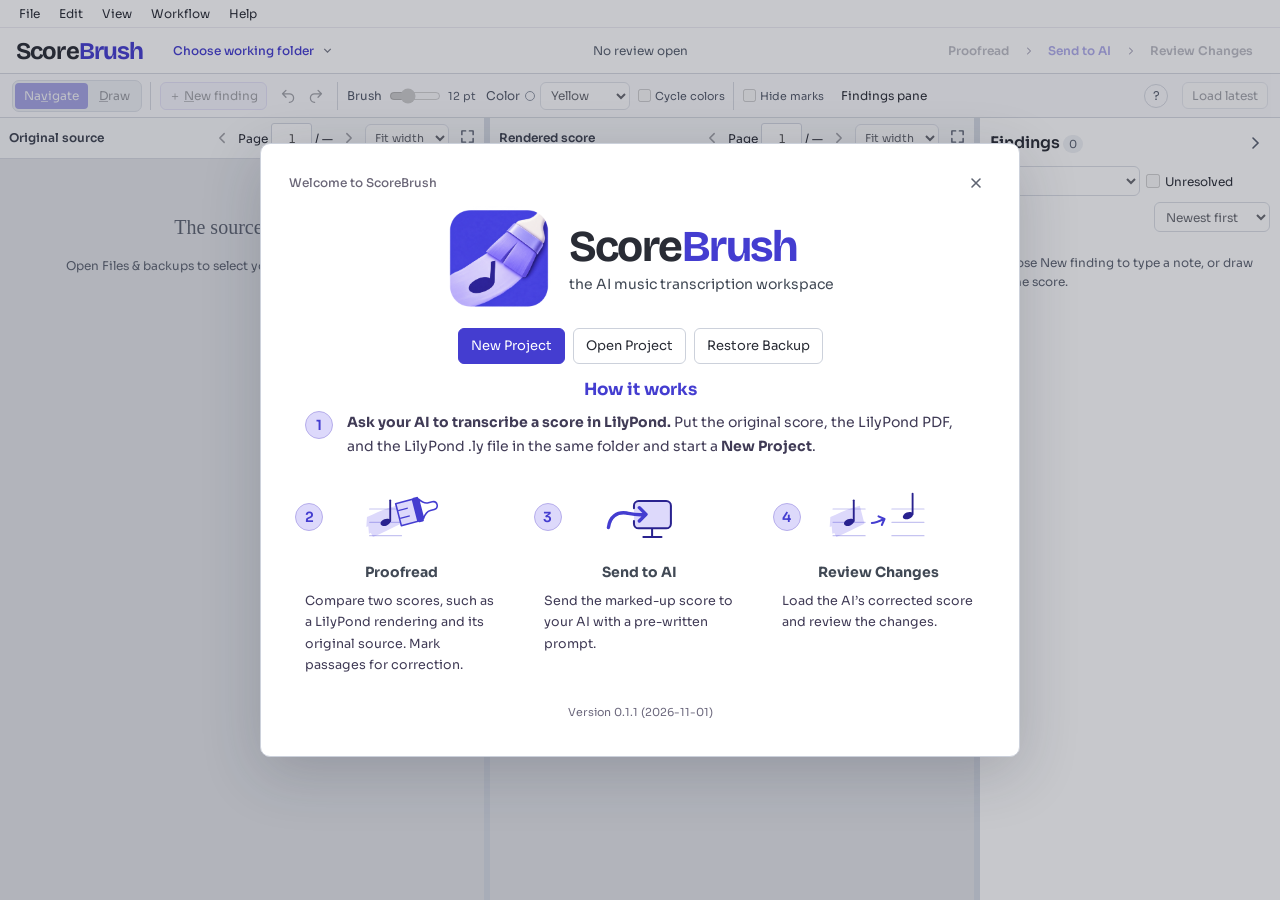
<file: reviewer/scorebrush/index.html>
<!doctype html>
<html lang="en"><head><meta charset="utf-8"><meta name="viewport" content="width=device-width, initial-scale=1">
<meta http-equiv="Content-Security-Policy" content="default-src 'self'; script-src 'self' 'wasm-unsafe-eval'; worker-src 'self' blob:; connect-src 'self'; img-src 'self' blob: data:; style-src 'self' 'unsafe-inline'; font-src 'self'; object-src 'none'; base-uri 'none'; form-action 'none'">
<title>ScoreBrush · Transcription workspace</title><link rel="stylesheet" href="style.css"><link rel="stylesheet" href="interface.css"><link rel="stylesheet" href="brush-preview.css"><link rel="stylesheet" href="workspace-header.css"><link rel="stylesheet" href="findings.css"><link rel="stylesheet" href="workspace-layout.css"><link rel="stylesheet" href="review-controls.css">
<link rel="icon" href="branding/scorebrush.ico" type="image/x-icon"><link rel="preload" href="wordmark.png" as="image">
<script src="startup.js" defer></script><script src="vendor/pdf-lib.min.js" defer></script><script src="vendor/jszip.min.js" defer></script><script type="module" src="app.js"></script></head>
<body data-score="both">
<section id="startupScreen" aria-label="ScoreBrush startup" aria-live="polite"><div class="startup-content"><img class="app-mark" src="branding/scorebrush-app.png" width="72" height="72" alt=""><img class="startup-wordmark" src="wordmark.png" width="300" height="80" alt="ScoreBrush"><p data-build-info>Loading build information…</p><div class="startup-rule"></div><p id="startupStatus">Opening your local workspace…</p><p id="startupError"></p><button id="startupRecovery" hidden disabled>Open recovery options</button><p class="startup-advice">If startup fails, keep your working folder and backups. Reopen from a complete extracted ZIP.</p></div></section>
<header><div class="desk-brand"><h1>Score<span class="brand-accent">Brush</span></h1></div><div id="statusControl" data-state="idle"><div id="statusSummary" tabindex="-1"><span class="status-symbol" aria-hidden="true"><svg class="status-warning" viewBox="0 0 16 16" focusable="false"><circle cx="8" cy="8" r="6.25"/><path d="M8 4.5v4"/><circle class="warning-dot" cx="8" cy="11" r=".65"/></svg></span><span id="statusLabel" role="status" aria-live="polite">No review open</span></div><button id="statusButton" type="button" aria-expanded="false" aria-controls="notices" hidden>Resolve</button></div><nav class="primary-actions" aria-label="Workflow stages"><button id="chooseFolder" class="primary" title="Choose the local folder shared with your AI agent">Choose folder</button><button id="loadLatest" title="Review the latest LilyPond and PDF saved by your agent" disabled>Load latest</button><button id="workspaceTools" title="Open files or packages and save a backup" aria-haspopup="dialog">Files &amp; backups</button></nav></header>
<section id="notices" popover="auto" aria-labelledby="statusTitle"><div class="status-panel-head"><h2 id="statusTitle">Needs attention</h2><button id="dismissMessage" type="button" aria-label="Close recovery details" class="icon-close"><svg viewBox="0 0 16 16" aria-hidden="true" focusable="false"><path d="m4 4 8 8m0-8-8 8"/></svg></button></div><div class="status-details"><p id="storage" hidden></p><p id="folderStatus" role="status" aria-live="polite">No working folder</p></div><div id="noticeCopy" tabindex="0" aria-label="Current status details"><span id="message" role="status" aria-live="polite" hidden></span><span id="storageProblem" role="alert" hidden></span></div><div class="status-actions"><button id="retrySave" type="button" hidden>Retry local save</button><button id="statusRetryFolder" type="button" hidden>Retry folder save</button><button id="statusRetryLoad" type="button" hidden>Retry load latest</button><button id="statusChooseFolder" type="button" hidden>Choose folder</button><button id="emergency" type="button" hidden>Download recovery ZIP</button><button id="statusReloadSaved" type="button" hidden>Reload saved review</button><button id="statusWorkspace" type="button">Files &amp; backups</button></div></section>
<div class="toolbar" role="toolbar" aria-label="Review tools">
<div class="toolbar-group tool-modes" role="group" aria-label="Interaction mode"><div class="modes"><button id="navigate" title="Navigate/pan (V): drag the page or select a mark." aria-pressed="true">Na<u>v</u>igate</button><button id="draw" title="Draw (D): strokes join the finding being edited" aria-pressed="false"><u>D</u>raw</button></div></div>
<div class="toolbar-group tool-findings" role="group" aria-label="Finding actions"><button id="newFinding" title="New finding (N): type a note or mark a passage"><span aria-hidden="true">＋</span> <u>N</u>ew finding</button><div class="toolbar-history"><button id="undo" class="tool-icon" aria-label="Undo" title="Undo annotation (Ctrl+Z)"><svg viewBox="0 0 20 20" aria-hidden="true"><path d="M7 4 3 8l4 4M3 8h8a5 5 0 0 1 0 10"/></svg></button><button id="redo" class="tool-icon" aria-label="Redo" title="Redo annotation (Ctrl+Shift+Z)"><svg viewBox="0 0 20 20" aria-hidden="true"><path d="m13 4 4 4-4 4m4-4H9a5 5 0 0 0 0 10"/></svg></button></div></div>
<div class="toolbar-group tool-mark-style" role="group" aria-label="Highlight appearance"><label title="Brush width in PDF points">Brush <input id="brush" type="range" min="2" max="36" value="12"><output id="brushValue">12 pt</output></label><label class="color-control">Color <span id="colorSwatch" aria-hidden="true"></span><select id="highlightColor" aria-label="Highlight color" title="Color of the edited finding or the next finding"></select></label><label class="cycle-colors" title="Use the next palette color for each new finding"><input id="autoColor" type="checkbox"> Cycle colors</label></div>
<div class="toolbar-group tool-view" role="group" aria-label="View controls"><label class="findings-visibility" title="Hide or show all highlights and finding markers (Ctrl+H)"><input id="hide" type="checkbox" aria-label="Hide marks" aria-keyshortcuts="Control+h"> Hide marks</label><button id="toggleComments" aria-expanded="false" aria-controls="commentsPanel" title="Expand or collapse the Findings pane">Findings pane</button></div>
<button id="shortcutHelp" title="Keyboard shortcuts" aria-label="Keyboard shortcuts" aria-haspopup="dialog">?</button><div class="score-switch" role="group" aria-label="Visible score"><button id="showBoth" aria-pressed="true">Both</button><button id="showSource" aria-pressed="false">Source</button><button id="showRendered" aria-pressed="false">Rendered</button></div>
</div>


<div id="comparisonControl" hidden><label>Rendering version <select id="roundVersion"><option value="current">Current returned revision</option><option value="previous">Previous rendering · comparison only</option></select></label></div><main aria-label="Proofreading workspace"><section class="viewer" id="sourceViewer"><div class="viewer-head"><strong id="sourceLabel">Original source</strong><div class="page-controls"><button data-kind="source" data-action="prev" aria-label="Previous source page"><svg viewBox="0 0 16 16" aria-hidden="true" focusable="false"><path d="M10.5 3 5.5 8l5 5"/></svg></button><label>Page <input id="sourcePage" type="number" value="1" min="1" aria-label="Source page"></label><span id="sourceCount">/ —</span><button data-kind="source" data-action="next" aria-label="Next source page"><svg viewBox="0 0 16 16" aria-hidden="true" focusable="false"><path d="m5.5 3 5 5-5 5"/></svg></button><select id="sourceZoom" aria-label="Source zoom"><option value="fit">Fit width</option><option value="0.5">50%</option><option value="0.75">75%</option><option value="1">100%</option><option value="1.25">125%</option><option value="1.5">150%</option><option value="2">200%</option><option value="3">300%</option></select></div></div><div class="scroller" id="sourceScroll"><div class="empty">The source score<br><small>Open Files &amp; backups to select your PDFs and LilyPond file.</small></div><div class="paper" id="sourcePaper" hidden><canvas id="sourceCanvas"></canvas><canvas id="historicalOverlay" hidden aria-label="Read-only historical findings"></canvas></div></div></section>
<section class="viewer" id="renderedViewer"><div class="viewer-head"><strong id="renderedLabel">Rendered score</strong><div class="page-controls"><button data-kind="rendered" data-action="prev" aria-label="Previous rendered page"><svg viewBox="0 0 16 16" aria-hidden="true" focusable="false"><path d="M10.5 3 5.5 8l5 5"/></svg></button><label>Page <input id="renderedPage" type="number" value="1" min="1" aria-label="Rendered page"></label><span id="renderedCount">/ —</span><button data-kind="rendered" data-action="next" aria-label="Next rendered page"><svg viewBox="0 0 16 16" aria-hidden="true" focusable="false"><path d="m5.5 3 5 5-5 5"/></svg></button><select id="renderedZoom" aria-label="Rendered zoom"><option value="fit">Fit width</option><option value="0.5">50%</option><option value="0.75">75%</option><option value="1">100%</option><option value="1.25">125%</option><option value="1.5">150%</option><option value="2">200%</option><option value="3">300%</option></select></div></div><div class="scroller" id="renderedScroll"><div class="empty">Your transcription<br><small>Type a note or mark a passage.</small></div><div class="paper" id="renderedPaper" hidden><canvas id="renderedCanvas"></canvas><canvas id="overlay" tabindex="0" aria-label="Rendered score: draw marks or pan and select findings"></canvas></div></div></section>
<aside id="commentsPanel" aria-label="Findings and comments"><div class="aside-head"><button id="closeComments" aria-label="Collapse Findings pane" title="Collapse Findings pane" class="icon-close"><svg viewBox="0 0 16 16" aria-hidden="true" focusable="false"><path d="m6 3 5 5-5 5"/></svg></button><h2>Findings <span id="findingCount">0</span></h2></div><section id="returnedPanel" hidden><p id="roundStatus" role="status"></p></section><div id="findings"><p class="hint">Choose New finding to type a note, or draw on the score.</p></div></aside><section id="commentDock" aria-label="Finding editor" hidden><div id="editor" hidden><div class="finding-editor-head"><div id="editTitle"></div><label class="finding-type"><span class="visually-hidden">Finding type</span><select id="findingType" aria-describedby="findingTypeHint" title="Correction requests a fix; Footnote adds a numbered score footnote; Comment logs an internal observation."><option value="correction">Correction</option><option value="source_footnote">Footnote</option><option value="comment">Comment</option></select></label><button id="deleteFinding" class="finding-delete icon-close" aria-label="Delete finding" title="Delete finding"><svg viewBox="0 0 16 16" aria-hidden="true" focusable="false"><path d="m4 4 8 8m0-8-8 8"/></svg></button></div><label class="finding-note"><span id="findingNoteHeading">Note</span><textarea id="comment" maxlength="4000" placeholder="e.g. should be E♭, or beam together" rows="3"></textarea></label><p id="findingTypeHint" class="hint" hidden></p><details class="finding-options"><summary>Review status</summary><label><span class="visually-hidden">Review status</span><select id="findingState"><option value="open">Open</option><option value="corrected_pending_review">Corrected pending review</option><option value="resolved">Resolved</option><option value="needs_source_clarification">Needs source clarification</option></select></label></details><div class="editor-actions"><button id="saveFinding">Done</button><button id="doneNext" class="primary" title="Finish this group and prepare the next (Ctrl+Enter)">Done &amp; next</button></div></div></section></main>
<dialog id="workspaceDialog" data-page="welcome" aria-labelledby="workspaceTitle"><div class="dialog-head"><h2 id="workspaceTitle">Files &amp; backups</h2><button id="closeWorkspace" aria-label="Close workspace" class="icon-close"><svg viewBox="0 0 16 16" aria-hidden="true" focusable="false"><path d="m4 4 8 8m0-8-8 8"/></svg></button></div><div class="private-intro">
<div class="welcome-brand"><img class="welcome-app-icon" src="branding/scorebrush-app.png" width="104" height="104" alt=""><div class="welcome-brand-text"><h3 class="welcome-name wordmark">Score<span>Brush</span></h3><p id="welcomeHeading">the AI music transcription workspace</p></div></div>
<div class="welcome-actions"><button id="chooseFolderInSetup" class="primary" type="button">New Project</button><button id="welcomeRecover">Open Project</button><button id="welcomeRestore">Restore Backup</button></div>

<h3 id="welcomeWorkflowHeading">How it works</h3>
<ol class="welcome-steps" role="list" aria-labelledby="welcomeWorkflowHeading">
<li class="welcome-first"><span class="welcome-step-number" aria-hidden="true">1</span><p><strong>Ask your AI to transcribe a score in LilyPond.</strong> Put the original score, the LilyPond PDF, and the LilyPond .ly file in the same folder and start a <strong>New Project</strong>.</p></li>
<li><span class="welcome-step-number" aria-hidden="true">2</span><img class="welcome-step-icon" src="branding/proofread.svg" width="160" height="120" alt=""><div class="welcome-step-copy"><b>Proofread</b><p>Compare two scores, such as a LilyPond rendering and its original source. Mark passages for correction.</p></div></li>
<li><span class="welcome-step-number" aria-hidden="true">3</span><img class="welcome-step-icon" src="branding/send-to-ai.svg" width="128" height="96" alt=""><div class="welcome-step-copy"><b>Send to AI</b><p>Send the marked-up score to your AI with a pre-written prompt.</p></div></li>
<li><span class="welcome-step-number" aria-hidden="true">4</span><img class="welcome-step-icon" src="branding/review-changes.svg" width="160" height="96" alt=""><div class="welcome-step-copy"><b>Review Changes</b><p>Load the AI’s corrected score and review the changes.</p></div></li>
</ol><p class="welcome-version" data-build-info></p>
</div><section class="workspace-backups" aria-label="Review backups"><div class="action-row"><button id="finishReview" class="primary" title="Save your files, findings, and review decisions in one ZIP" data-handoff-action data-needs-review>Save backup</button><button id="exportResearch" title="Export retained correction evidence with a standalone reader" data-handoff-action data-needs-review>Export research ZIP</button><button id="openPackage" data-handoff-action>Open backup or package</button></div><p class="hint">Backups include your original files, marks, comments, and review decisions.</p></section><details id="manualHandoffPanel"><summary>AI handoff without a working folder</summary><div class="handoff-actions"><button id="exportTask" data-handoff-action data-needs-review>Save AI task ZIP</button><button id="importResponse" data-handoff-action>Open AI response</button></div></details><input id="packageFile" type="file" accept=".zip,application/zip,.json,application/json" hidden><input id="responseFile" type="file" accept=".zip,application/zip" hidden>
<details id="handoffHistoryPanel"><summary>Locally saved reviews &amp; history</summary><div class="saved-row"><label>Saved reviews <select id="saved"><option value="">Choose a locally saved review…</option></select></label><button id="reopen">Open review</button></div><div class="saved-row"><span id="handoffEmpty">Loading saved history…</span><select id="handoffHistory" aria-label="Saved handoff history" hidden></select><button id="inspectHandoff" data-handoff-action hidden>Open saved item</button></div></details>
<details id="filesPanel"><summary>Open individual files</summary><div class="file-grid">
<label>1 · Source score PDF<input id="sourceFile" type="file" accept="application/pdf,.pdf"></label>
<label>2 · Transcription PDF<input id="renderedFile" type="file" accept="application/pdf,.pdf"></label>
<label>3 · LilyPond source (.ly)<input id="lyFile" type="file" accept=".ly"></label>
<button id="load">Open selected files</button></div><p id="fileSetupStatus" class="setup-status" role="status" hidden></p>
<p class="hint">Source and rendered page numbers may differ.</p></details>
<section id="returnedBar" class="returned-bar" hidden><strong id="roundIdentity"></strong><span id="roundProgress"></span><button id="roundReload" data-round-action>Reload saved review</button></section></dialog>
<dialog id="projectOpenDialog" aria-labelledby="projectOpenTitle"><div class="dialog-head"><h2 id="projectOpenTitle">Open Project</h2><button id="closeProjectOpen" aria-label="Close Open Project">Close</button></div><p>Choose a saved project folder, or reopen a recent project.</p><button id="browseProjectFolder" class="primary">Choose project folder…</button><h3>Recent projects</h3><div id="recentProjects" aria-live="polite"></div><p class="hint">For a moved folder, choose it at its new location. Locally saved reviews and older packages are available under Files &amp; backups.</p></dialog>
<dialog id="restoreBackupDialog" aria-labelledby="restoreBackupTitle"><div class="dialog-head"><h2 id="restoreBackupTitle">Restore Backup</h2><button id="closeRestoreBackup" aria-label="Close Restore Backup">Close</button></div><p>Choose an existing ScoreBrush backup ZIP to restore its files, findings, and review decisions.</p><button id="chooseRestoreBackup" class="primary">Choose backup…</button></dialog>
<dialog id="deleteDialog" aria-labelledby="deleteDescription"><h2 id="deleteDescription">Delete finding?</h2><p id="deletePreview"></p><p>You can undo this deletion.</p><div class="dialog-actions"><button id="cancelDelete">Cancel</button><button id="confirmDelete" class="primary" autofocus>Delete finding</button></div></dialog>
<dialog id="shortcutsDialog" aria-labelledby="shortcutsTitle"><div class="dialog-head"><h2 id="shortcutsTitle">Review shortcuts</h2><button id="closeShortcuts" aria-label="Close keyboard shortcuts" class="icon-close"><svg viewBox="0 0 16 16" aria-hidden="true" focusable="false"><path d="m4 4 8 8m0-8-8 8"/></svg></button></div><dl><dt>C / W / X in Review Changes</dt><dd>Looks correct (C), open Still wrong explanation (W), or Next finding without recording a decision (X). Approval, correction and source-clarification decisions advance after saving is verified locally. Next at the last finding opens the round summary. You can keep reviewing while folder saving continues. Disabled while typing, composing, in dialogs, saving local edits or decisions, loading, or holding a key.</dd><dt>N</dt><dd>Prepare a new finding</dd><dt>D / V</dt><dd>Draw / Navigate</dd><dt>Enter / Shift+Enter in a finding note or on its score</dt><dd>Save note (Done in proofreading)</dd><dt>Enter / Shift+Enter in Still wrong</dt><dd>Save correction; pasted multiline text is preserved</dd><dt><span data-shortcut-modifier>Ctrl</span>+Enter in a finding note or on its score</dt><dd>Done &amp; next</dd><dt><span data-shortcut-modifier>Ctrl</span>+Z / <span data-shortcut-modifier>Ctrl</span>+Shift+Z</dt><dd>Undo / redo a whole annotation edit, including its note and marks</dd><dt>Ctrl+Y</dt><dd>Redo annotations</dd><dt>Ctrl+H</dt><dd>Hide / show marks</dd><dt>Ctrl+mouse wheel</dt><dd>Zoom the PDF under the pointer; beyond 50–300% returns to Fit width</dd><dt>Escape</dt><dd>Close the current dialog or cancel the current action</dd></dl></dialog>
<dialog id="handoffDialog"><div class="dialog-head"><h2 id="handoffTitle">Local handoff</h2><button id="closeHandoff" aria-label="Close handoff" class="icon-close"><svg viewBox="0 0 16 16" aria-hidden="true" focusable="false"><path d="m4 4 8 8m0-8-8 8"/></svg></button></div><p id="handoffIntro">Accepting a response retains a new revision for review.</p><p id="taskInstructions" hidden>Save the task to a folder and point your local AI agent to it. A ZIP download is also available.</p><p id="handoffStatus" role="status" aria-live="polite"></p><div id="responsePreview"></div><div class="action-row"><button id="acceptResponse" class="primary" hidden>Save response for review</button></div><div id="handoffDownloads"></div><div id="promptFallback" hidden><button id="copyPrompt" class="primary" data-handoff-action>Copy prompt</button><label>Complete AI prompt — select and copy<textarea id="aiPrompt" rows="12" readonly></textarea></label></div></dialog>
<dialog id="finishDialog" aria-labelledby="finishTitle"><div class="dialog-head"><h2 id="finishTitle">Save backup</h2><button id="closeFinish" aria-label="Close backup" class="icon-close"><svg viewBox="0 0 16 16" aria-hidden="true" focusable="false"><path d="m4 4 8 8m0-8-8 8"/></svg></button></div><p id="finishIntro">Your files, findings, comments, and review decisions in one ZIP.</p><p id="finishRevision"></p><p id="finishOverview"></p><form id="finishForm"><div class="action-row"><button id="prepareFinish" class="primary" type="submit">Create backup ZIP</button><button id="cancelFinish" type="button" hidden>Cancel preparation</button></div></form><p id="finishStatus" role="status" aria-live="polite"></p><div id="finishDownloads"></div></dialog><input id="updatedRenderingFile" type="file" accept=".pdf,application/pdf" hidden>
<dialog id="aboutDialog" aria-labelledby="aboutTitle"><div class="dialog-head"><h2 id="aboutTitle">About ScoreBrush</h2><button id="closeAbout" aria-label="Close About">Close</button></div><div class="wordmark">Score<span>Brush</span></div><p data-build-info></p><p>A local workspace for proofreading music transcriptions.</p><p>Source: <a id="sourceLink" href="https://github.com/aug5thmusic/scorebrush" target="_blank" rel="noopener noreferrer">github.com/aug5thmusic/scorebrush</a></p><p id="sourceLinkStatus" role="status" hidden></p>
<p id="aboutLicense">Copyright © 2026 Auggie (@aug5thmusic). Free software under AGPLv3 or later, with the additional permissions below. No warranty.</p>
<!-- SCOREBRUSH-LEGAL-START -->
<details class="legal-notice"><summary>License and additional permissions</summary><pre tabindex="0"># ScoreBrush licensing

Copyright (C) 2026 Auggie (@aug5thmusic).

ScoreBrush is free software: you can redistribute it and/or modify it under
the terms of the GNU Affero General Public License as published by the Free
Software Foundation, either version 3 of the License, or (at your option)
any later version.

ScoreBrush is distributed in the hope that it will be useful, but WITHOUT ANY
WARRANTY; without even the implied warranty of MERCHANTABILITY or FITNESS FOR
A PARTICULAR PURPOSE. See [LICENSE](LICENSE) for the complete license.

The license identifier for ScoreBrush&#x27;s own code is **AGPL-3.0-or-later**.
The additional permissions below are part of the grant for that code. This
file accompanies the unmodified standard license text; it does not replace it.

## Microsoft WebView2 additional permission

As an additional permission under section 7 of the GNU Affero General Public
License, version 3, the copyright holders of ScoreBrush grant permission to
link or combine this Program with the Microsoft WebView2 SDK (including its
managed assemblies and native loader) and Microsoft WebView2 Runtime, and to
convey the resulting work. You may also convey the unmodified official
Microsoft WebView2 Runtime bootstrapper alongside the Program. This permission
applies under version 3 or any later version of the GNU Affero General Public
License under which you use this Program.

You must comply with the licenses of those Microsoft components. You need not
include source code for those Microsoft components in the Corresponding Source
for the resulting work. This permission does not exclude any ScoreBrush source
code, modifications to ScoreBrush, or other covered components from the
Corresponding Source requirements, and does not grant any rights in Microsoft&#x27;s
software beyond its own licenses.

This permission applies only to material whose copyright holders have granted
it. It does not change the terms of third-party code. Recipients may remove
this additional permission as allowed by section 7. Contributors are asked to
license their ScoreBrush contributions under the same terms, including this
permission, as explained in [CONTRIBUTING.md](https://github.com/aug5thmusic/scorebrush/blob/v0.1.0/CONTRIBUTING.md).

## Project data and generated handoffs

Using ScoreBrush does not require users to license their own scores, annotations,
LilyPond files, or other original project data under the AGPL. Their existing
rights and licenses continue to apply.

To avoid imposing restrictions through generated instructional text, the
ScoreBrush copyright holders also grant permission to use, copy, modify and
redistribute ScoreBrush-authored prompt, review-guide and response-template
text included in generated handoffs, backups and reports, for any purpose and
without applying the AGPL to those outputs. This permission does not cover
ScoreBrush&#x27;s program code or third-party content included in an output.

## Third-party materials and branding

Third-party materials retain their own licenses and copyright notices; they
are not relicensed as ScoreBrush code. See [THIRD_PARTY_NOTICES.md](THIRD_PARTY_NOTICES.md)
and the license files beside the bundled components.

ScoreBrush-authored documentation, synthetic fixtures, and bundled artwork
are provided under the same AGPL-3.0-or-later terms unless a file states
otherwise. No trademark license or right to imply endorsement by the original
maintainer is granted. Modified distributions should clearly identify themselves.


## Source availability

The official repository is https://github.com/aug5thmusic/scorebrush.
Binary distributions must provide exact matching Corresponding Source and clear
download directions. A link to a moving development branch is not a substitute
for that release&#x27;s source.
</pre></details>
<details class="legal-notice"><summary>GNU Affero General Public License</summary><pre tabindex="0">                    GNU AFFERO GENERAL PUBLIC LICENSE
                       Version 3, 19 November 2007

 Copyright (C) 2007 Free Software Foundation, Inc. &lt;https://fsf.org/&gt;
 Everyone is permitted to copy and distribute verbatim copies
 of this license document, but changing it is not allowed.

                            Preamble

  The GNU Affero General Public License is a free, copyleft license for
software and other kinds of works, specifically designed to ensure
cooperation with the community in the case of network server software.

  The licenses for most software and other practical works are designed
to take away your freedom to share and change the works.  By contrast,
our General Public Licenses are intended to guarantee your freedom to
share and change all versions of a program--to make sure it remains free
software for all its users.

  When we speak of free software, we are referring to freedom, not
price.  Our General Public Licenses are designed to make sure that you
have the freedom to distribute copies of free software (and charge for
them if you wish), that you receive source code or can get it if you
want it, that you can change the software or use pieces of it in new
free programs, and that you know you can do these things.

  Developers that use our General Public Licenses protect your rights
with two steps: (1) assert copyright on the software, and (2) offer
you this License which gives you legal permission to copy, distribute
and/or modify the software.

  A secondary benefit of defending all users&#x27; freedom is that
improvements made in alternate versions of the program, if they
receive widespread use, become available for other developers to
incorporate.  Many developers of free software are heartened and
encouraged by the resulting cooperation.  However, in the case of
software used on network servers, this result may fail to come about.
The GNU General Public License permits making a modified version and
letting the public access it on a server without ever releasing its
source code to the public.

  The GNU Affero General Public License is designed specifically to
ensure that, in such cases, the modified source code becomes available
to the community.  It requires the operator of a network server to
provide the source code of the modified version running there to the
users of that server.  Therefore, public use of a modified version, on
a publicly accessible server, gives the public access to the source
code of the modified version.

  An older license, called the Affero General Public License and
published by Affero, was designed to accomplish similar goals.  This is
a different license, not a version of the Affero GPL, but Affero has
released a new version of the Affero GPL which permits relicensing under
this license.

  The precise terms and conditions for copying, distribution and
modification follow.

                       TERMS AND CONDITIONS

  0. Definitions.

  &quot;This License&quot; refers to version 3 of the GNU Affero General Public License.

  &quot;Copyright&quot; also means copyright-like laws that apply to other kinds of
works, such as semiconductor masks.

  &quot;The Program&quot; refers to any copyrightable work licensed under this
License.  Each licensee is addressed as &quot;you&quot;.  &quot;Licensees&quot; and
&quot;recipients&quot; may be individuals or organizations.

  To &quot;modify&quot; a work means to copy from or adapt all or part of the work
in a fashion requiring copyright permission, other than the making of an
exact copy.  The resulting work is called a &quot;modified version&quot; of the
earlier work or a work &quot;based on&quot; the earlier work.

  A &quot;covered work&quot; means either the unmodified Program or a work based
on the Program.

  To &quot;propagate&quot; a work means to do anything with it that, without
permission, would make you directly or secondarily liable for
infringement under applicable copyright law, except executing it on a
computer or modifying a private copy.  Propagation includes copying,
distribution (with or without modification), making available to the
public, and in some countries other activities as well.

  To &quot;convey&quot; a work means any kind of propagation that enables other
parties to make or receive copies.  Mere interaction with a user through
a computer network, with no transfer of a copy, is not conveying.

  An interactive user interface displays &quot;Appropriate Legal Notices&quot;
to the extent that it includes a convenient and prominently visible
feature that (1) displays an appropriate copyright notice, and (2)
tells the user that there is no warranty for the work (except to the
extent that warranties are provided), that licensees may convey the
work under this License, and how to view a copy of this License.  If
the interface presents a list of user commands or options, such as a
menu, a prominent item in the list meets this criterion.

  1. Source Code.

  The &quot;source code&quot; for a work means the preferred form of the work
for making modifications to it.  &quot;Object code&quot; means any non-source
form of a work.

  A &quot;Standard Interface&quot; means an interface that either is an official
standard defined by a recognized standards body, or, in the case of
interfaces specified for a particular programming language, one that
is widely used among developers working in that language.

  The &quot;System Libraries&quot; of an executable work include anything, other
than the work as a whole, that (a) is included in the normal form of
packaging a Major Component, but which is not part of that Major
Component, and (b) serves only to enable use of the work with that
Major Component, or to implement a Standard Interface for which an
implementation is available to the public in source code form.  A
&quot;Major Component&quot;, in this context, means a major essential component
(kernel, window system, and so on) of the specific operating system
(if any) on which the executable work runs, or a compiler used to
produce the work, or an object code interpreter used to run it.

  The &quot;Corresponding Source&quot; for a work in object code form means all
the source code needed to generate, install, and (for an executable
work) run the object code and to modify the work, including scripts to
control those activities.  However, it does not include the work&#x27;s
System Libraries, or general-purpose tools or generally available free
programs which are used unmodified in performing those activities but
which are not part of the work.  For example, Corresponding Source
includes interface definition files associated with source files for
the work, and the source code for shared libraries and dynamically
linked subprograms that the work is specifically designed to require,
such as by intimate data communication or control flow between those
subprograms and other parts of the work.

  The Corresponding Source need not include anything that users
can regenerate automatically from other parts of the Corresponding
Source.

  The Corresponding Source for a work in source code form is that
same work.

  2. Basic Permissions.

  All rights granted under this License are granted for the term of
copyright on the Program, and are irrevocable provided the stated
conditions are met.  This License explicitly affirms your unlimited
permission to run the unmodified Program.  The output from running a
covered work is covered by this License only if the output, given its
content, constitutes a covered work.  This License acknowledges your
rights of fair use or other equivalent, as provided by copyright law.

  You may make, run and propagate covered works that you do not
convey, without conditions so long as your license otherwise remains
in force.  You may convey covered works to others for the sole purpose
of having them make modifications exclusively for you, or provide you
with facilities for running those works, provided that you comply with
the terms of this License in conveying all material for which you do
not control copyright.  Those thus making or running the covered works
for you must do so exclusively on your behalf, under your direction
and control, on terms that prohibit them from making any copies of
your copyrighted material outside their relationship with you.

  Conveying under any other circumstances is permitted solely under
the conditions stated below.  Sublicensing is not allowed; section 10
makes it unnecessary.

  3. Protecting Users&#x27; Legal Rights From Anti-Circumvention Law.

  No covered work shall be deemed part of an effective technological
measure under any applicable law fulfilling obligations under article
11 of the WIPO copyright treaty adopted on 20 December 1996, or
similar laws prohibiting or restricting circumvention of such
measures.

  When you convey a covered work, you waive any legal power to forbid
circumvention of technological measures to the extent such circumvention
is effected by exercising rights under this License with respect to
the covered work, and you disclaim any intention to limit operation or
modification of the work as a means of enforcing, against the work&#x27;s
users, your or third parties&#x27; legal rights to forbid circumvention of
technological measures.

  4. Conveying Verbatim Copies.

  You may convey verbatim copies of the Program&#x27;s source code as you
receive it, in any medium, provided that you conspicuously and
appropriately publish on each copy an appropriate copyright notice;
keep intact all notices stating that this License and any
non-permissive terms added in accord with section 7 apply to the code;
keep intact all notices of the absence of any warranty; and give all
recipients a copy of this License along with the Program.

  You may charge any price or no price for each copy that you convey,
and you may offer support or warranty protection for a fee.

  5. Conveying Modified Source Versions.

  You may convey a work based on the Program, or the modifications to
produce it from the Program, in the form of source code under the
terms of section 4, provided that you also meet all of these conditions:

    a) The work must carry prominent notices stating that you modified
    it, and giving a relevant date.

    b) The work must carry prominent notices stating that it is
    released under this License and any conditions added under section
    7.  This requirement modifies the requirement in section 4 to
    &quot;keep intact all notices&quot;.

    c) You must license the entire work, as a whole, under this
    License to anyone who comes into possession of a copy.  This
    License will therefore apply, along with any applicable section 7
    additional terms, to the whole of the work, and all its parts,
    regardless of how they are packaged.  This License gives no
    permission to license the work in any other way, but it does not
    invalidate such permission if you have separately received it.

    d) If the work has interactive user interfaces, each must display
    Appropriate Legal Notices; however, if the Program has interactive
    interfaces that do not display Appropriate Legal Notices, your
    work need not make them do so.

  A compilation of a covered work with other separate and independent
works, which are not by their nature extensions of the covered work,
and which are not combined with it such as to form a larger program,
in or on a volume of a storage or distribution medium, is called an
&quot;aggregate&quot; if the compilation and its resulting copyright are not
used to limit the access or legal rights of the compilation&#x27;s users
beyond what the individual works permit.  Inclusion of a covered work
in an aggregate does not cause this License to apply to the other
parts of the aggregate.

  6. Conveying Non-Source Forms.

  You may convey a covered work in object code form under the terms
of sections 4 and 5, provided that you also convey the
machine-readable Corresponding Source under the terms of this License,
in one of these ways:

    a) Convey the object code in, or embodied in, a physical product
    (including a physical distribution medium), accompanied by the
    Corresponding Source fixed on a durable physical medium
    customarily used for software interchange.

    b) Convey the object code in, or embodied in, a physical product
    (including a physical distribution medium), accompanied by a
    written offer, valid for at least three years and valid for as
    long as you offer spare parts or customer support for that product
    model, to give anyone who possesses the object code either (1) a
    copy of the Corresponding Source for all the software in the
    product that is covered by this License, on a durable physical
    medium customarily used for software interchange, for a price no
    more than your reasonable cost of physically performing this
    conveying of source, or (2) access to copy the
    Corresponding Source from a network server at no charge.

    c) Convey individual copies of the object code with a copy of the
    written offer to provide the Corresponding Source.  This
    alternative is allowed only occasionally and noncommercially, and
    only if you received the object code with such an offer, in accord
    with subsection 6b.

    d) Convey the object code by offering access from a designated
    place (gratis or for a charge), and offer equivalent access to the
    Corresponding Source in the same way through the same place at no
    further charge.  You need not require recipients to copy the
    Corresponding Source along with the object code.  If the place to
    copy the object code is a network server, the Corresponding Source
    may be on a different server (operated by you or a third party)
    that supports equivalent copying facilities, provided you maintain
    clear directions next to the object code saying where to find the
    Corresponding Source.  Regardless of what server hosts the
    Corresponding Source, you remain obligated to ensure that it is
    available for as long as needed to satisfy these requirements.

    e) Convey the object code using peer-to-peer transmission, provided
    you inform other peers where the object code and Corresponding
    Source of the work are being offered to the general public at no
    charge under subsection 6d.

  A separable portion of the object code, whose source code is excluded
from the Corresponding Source as a System Library, need not be
included in conveying the object code work.

  A &quot;User Product&quot; is either (1) a &quot;consumer product&quot;, which means any
tangible personal property which is normally used for personal, family,
or household purposes, or (2) anything designed or sold for incorporation
into a dwelling.  In determining whether a product is a consumer product,
doubtful cases shall be resolved in favor of coverage.  For a particular
product received by a particular user, &quot;normally used&quot; refers to a
typical or common use of that class of product, regardless of the status
of the particular user or of the way in which the particular user
actually uses, or expects or is expected to use, the product.  A product
is a consumer product regardless of whether the product has substantial
commercial, industrial or non-consumer uses, unless such uses represent
the only significant mode of use of the product.

  &quot;Installation Information&quot; for a User Product means any methods,
procedures, authorization keys, or other information required to install
and execute modified versions of a covered work in that User Product from
a modified version of its Corresponding Source.  The information must
suffice to ensure that the continued functioning of the modified object
code is in no case prevented or interfered with solely because
modification has been made.

  If you convey an object code work under this section in, or with, or
specifically for use in, a User Product, and the conveying occurs as
part of a transaction in which the right of possession and use of the
User Product is transferred to the recipient in perpetuity or for a
fixed term (regardless of how the transaction is characterized), the
Corresponding Source conveyed under this section must be accompanied
by the Installation Information.  But this requirement does not apply
if neither you nor any third party retains the ability to install
modified object code on the User Product (for example, the work has
been installed in ROM).

  The requirement to provide Installation Information does not include a
requirement to continue to provide support service, warranty, or updates
for a work that has been modified or installed by the recipient, or for
the User Product in which it has been modified or installed.  Access to a
network may be denied when the modification itself materially and
adversely affects the operation of the network or violates the rules and
protocols for communication across the network.

  Corresponding Source conveyed, and Installation Information provided,
in accord with this section must be in a format that is publicly
documented (and with an implementation available to the public in
source code form), and must require no special password or key for
unpacking, reading or copying.

  7. Additional Terms.

  &quot;Additional permissions&quot; are terms that supplement the terms of this
License by making exceptions from one or more of its conditions.
Additional permissions that are applicable to the entire Program shall
be treated as though they were included in this License, to the extent
that they are valid under applicable law.  If additional permissions
apply only to part of the Program, that part may be used separately
under those permissions, but the entire Program remains governed by
this License without regard to the additional permissions.

  When you convey a copy of a covered work, you may at your option
remove any additional permissions from that copy, or from any part of
it.  (Additional permissions may be written to require their own
removal in certain cases when you modify the work.)  You may place
additional permissions on material, added by you to a covered work,
for which you have or can give appropriate copyright permission.

  Notwithstanding any other provision of this License, for material you
add to a covered work, you may (if authorized by the copyright holders of
that material) supplement the terms of this License with terms:

    a) Disclaiming warranty or limiting liability differently from the
    terms of sections 15 and 16 of this License; or

    b) Requiring preservation of specified reasonable legal notices or
    author attributions in that material or in the Appropriate Legal
    Notices displayed by works containing it; or

    c) Prohibiting misrepresentation of the origin of that material, or
    requiring that modified versions of such material be marked in
    reasonable ways as different from the original version; or

    d) Limiting the use for publicity purposes of names of licensors or
    authors of the material; or

    e) Declining to grant rights under trademark law for use of some
    trade names, trademarks, or service marks; or

    f) Requiring indemnification of licensors and authors of that
    material by anyone who conveys the material (or modified versions of
    it) with contractual assumptions of liability to the recipient, for
    any liability that these contractual assumptions directly impose on
    those licensors and authors.

  All other non-permissive additional terms are considered &quot;further
restrictions&quot; within the meaning of section 10.  If the Program as you
received it, or any part of it, contains a notice stating that it is
governed by this License along with a term that is a further
restriction, you may remove that term.  If a license document contains
a further restriction but permits relicensing or conveying under this
License, you may add to a covered work material governed by the terms
of that license document, provided that the further restriction does
not survive such relicensing or conveying.

  If you add terms to a covered work in accord with this section, you
must place, in the relevant source files, a statement of the
additional terms that apply to those files, or a notice indicating
where to find the applicable terms.

  Additional terms, permissive or non-permissive, may be stated in the
form of a separately written license, or stated as exceptions;
the above requirements apply either way.

  8. Termination.

  You may not propagate or modify a covered work except as expressly
provided under this License.  Any attempt otherwise to propagate or
modify it is void, and will automatically terminate your rights under
this License (including any patent licenses granted under the third
paragraph of section 11).

  However, if you cease all violation of this License, then your
license from a particular copyright holder is reinstated (a)
provisionally, unless and until the copyright holder explicitly and
finally terminates your license, and (b) permanently, if the copyright
holder fails to notify you of the violation by some reasonable means
prior to 60 days after the cessation.

  Moreover, your license from a particular copyright holder is
reinstated permanently if the copyright holder notifies you of the
violation by some reasonable means, this is the first time you have
received notice of violation of this License (for any work) from that
copyright holder, and you cure the violation prior to 30 days after
your receipt of the notice.

  Termination of your rights under this section does not terminate the
licenses of parties who have received copies or rights from you under
this License.  If your rights have been terminated and not permanently
reinstated, you do not qualify to receive new licenses for the same
material under section 10.

  9. Acceptance Not Required for Having Copies.

  You are not required to accept this License in order to receive or
run a copy of the Program.  Ancillary propagation of a covered work
occurring solely as a consequence of using peer-to-peer transmission
to receive a copy likewise does not require acceptance.  However,
nothing other than this License grants you permission to propagate or
modify any covered work.  These actions infringe copyright if you do
not accept this License.  Therefore, by modifying or propagating a
covered work, you indicate your acceptance of this License to do so.

  10. Automatic Licensing of Downstream Recipients.

  Each time you convey a covered work, the recipient automatically
receives a license from the original licensors, to run, modify and
propagate that work, subject to this License.  You are not responsible
for enforcing compliance by third parties with this License.

  An &quot;entity transaction&quot; is a transaction transferring control of an
organization, or substantially all assets of one, or subdividing an
organization, or merging organizations.  If propagation of a covered
work results from an entity transaction, each party to that
transaction who receives a copy of the work also receives whatever
licenses to the work the party&#x27;s predecessor in interest had or could
give under the previous paragraph, plus a right to possession of the
Corresponding Source of the work from the predecessor in interest, if
the predecessor has it or can get it with reasonable efforts.

  You may not impose any further restrictions on the exercise of the
rights granted or affirmed under this License.  For example, you may
not impose a license fee, royalty, or other charge for exercise of
rights granted under this License, and you may not initiate litigation
(including a cross-claim or counterclaim in a lawsuit) alleging that
any patent claim is infringed by making, using, selling, offering for
sale, or importing the Program or any portion of it.

  11. Patents.

  A &quot;contributor&quot; is a copyright holder who authorizes use under this
License of the Program or a work on which the Program is based.  The
work thus licensed is called the contributor&#x27;s &quot;contributor version&quot;.

  A contributor&#x27;s &quot;essential patent claims&quot; are all patent claims
owned or controlled by the contributor, whether already acquired or
hereafter acquired, that would be infringed by some manner, permitted
by this License, of making, using, or selling its contributor version,
but do not include claims that would be infringed only as a
consequence of further modification of the contributor version.  For
purposes of this definition, &quot;control&quot; includes the right to grant
patent sublicenses in a manner consistent with the requirements of
this License.

  Each contributor grants you a non-exclusive, worldwide, royalty-free
patent license under the contributor&#x27;s essential patent claims, to
make, use, sell, offer for sale, import and otherwise run, modify and
propagate the contents of its contributor version.

  In the following three paragraphs, a &quot;patent license&quot; is any express
agreement or commitment, however denominated, not to enforce a patent
(such as an express permission to practice a patent or covenant not to
sue for patent infringement).  To &quot;grant&quot; such a patent license to a
party means to make such an agreement or commitment not to enforce a
patent against the party.

  If you convey a covered work, knowingly relying on a patent license,
and the Corresponding Source of the work is not available for anyone
to copy, free of charge and under the terms of this License, through a
publicly available network server or other readily accessible means,
then you must either (1) cause the Corresponding Source to be so
available, or (2) arrange to deprive yourself of the benefit of the
patent license for this particular work, or (3) arrange, in a manner
consistent with the requirements of this License, to extend the patent
license to downstream recipients.  &quot;Knowingly relying&quot; means you have
actual knowledge that, but for the patent license, your conveying the
covered work in a country, or your recipient&#x27;s use of the covered work
in a country, would infringe one or more identifiable patents in that
country that you have reason to believe are valid.

  If, pursuant to or in connection with a single transaction or
arrangement, you convey, or propagate by procuring conveyance of, a
covered work, and grant a patent license to some of the parties
receiving the covered work authorizing them to use, propagate, modify
or convey a specific copy of the covered work, then the patent license
you grant is automatically extended to all recipients of the covered
work and works based on it.

  A patent license is &quot;discriminatory&quot; if it does not include within
the scope of its coverage, prohibits the exercise of, or is
conditioned on the non-exercise of one or more of the rights that are
specifically granted under this License.  You may not convey a covered
work if you are a party to an arrangement with a third party that is
in the business of distributing software, under which you make payment
to the third party based on the extent of your activity of conveying
the work, and under which the third party grants, to any of the
parties who would receive the covered work from you, a discriminatory
patent license (a) in connection with copies of the covered work
conveyed by you (or copies made from those copies), or (b) primarily
for and in connection with specific products or compilations that
contain the covered work, unless you entered into that arrangement,
or that patent license was granted, prior to 28 March 2007.

  Nothing in this License shall be construed as excluding or limiting
any implied license or other defenses to infringement that may
otherwise be available to you under applicable patent law.

  12. No Surrender of Others&#x27; Freedom.

  If conditions are imposed on you (whether by court order, agreement or
otherwise) that contradict the conditions of this License, they do not
excuse you from the conditions of this License.  If you cannot convey a
covered work so as to satisfy simultaneously your obligations under this
License and any other pertinent obligations, then as a consequence you may
not convey it at all.  For example, if you agree to terms that obligate you
to collect a royalty for further conveying from those to whom you convey
the Program, the only way you could satisfy both those terms and this
License would be to refrain entirely from conveying the Program.

  13. Remote Network Interaction; Use with the GNU General Public License.

  Notwithstanding any other provision of this License, if you modify the
Program, your modified version must prominently offer all users
interacting with it remotely through a computer network (if your version
supports such interaction) an opportunity to receive the Corresponding
Source of your version by providing access to the Corresponding Source
from a network server at no charge, through some standard or customary
means of facilitating copying of software.  This Corresponding Source
shall include the Corresponding Source for any work covered by version 3
of the GNU General Public License that is incorporated pursuant to the
following paragraph.

  Notwithstanding any other provision of this License, you have
permission to link or combine any covered work with a work licensed
under version 3 of the GNU General Public License into a single
combined work, and to convey the resulting work.  The terms of this
License will continue to apply to the part which is the covered work,
but the work with which it is combined will remain governed by version
3 of the GNU General Public License.

  14. Revised Versions of this License.

  The Free Software Foundation may publish revised and/or new versions of
the GNU Affero General Public License from time to time.  Such new versions
will be similar in spirit to the present version, but may differ in detail to
address new problems or concerns.

  Each version is given a distinguishing version number.  If the
Program specifies that a certain numbered version of the GNU Affero General
Public License &quot;or any later version&quot; applies to it, you have the
option of following the terms and conditions either of that numbered
version or of any later version published by the Free Software
Foundation.  If the Program does not specify a version number of the
GNU Affero General Public License, you may choose any version ever published
by the Free Software Foundation.

  If the Program specifies that a proxy can decide which future
versions of the GNU Affero General Public License can be used, that proxy&#x27;s
public statement of acceptance of a version permanently authorizes you
to choose that version for the Program.

  Later license versions may give you additional or different
permissions.  However, no additional obligations are imposed on any
author or copyright holder as a result of your choosing to follow a
later version.

  15. Disclaimer of Warranty.

  THERE IS NO WARRANTY FOR THE PROGRAM, TO THE EXTENT PERMITTED BY
APPLICABLE LAW.  EXCEPT WHEN OTHERWISE STATED IN WRITING THE COPYRIGHT
HOLDERS AND/OR OTHER PARTIES PROVIDE THE PROGRAM &quot;AS IS&quot; WITHOUT WARRANTY
OF ANY KIND, EITHER EXPRESSED OR IMPLIED, INCLUDING, BUT NOT LIMITED TO,
THE IMPLIED WARRANTIES OF MERCHANTABILITY AND FITNESS FOR A PARTICULAR
PURPOSE.  THE ENTIRE RISK AS TO THE QUALITY AND PERFORMANCE OF THE PROGRAM
IS WITH YOU.  SHOULD THE PROGRAM PROVE DEFECTIVE, YOU ASSUME THE COST OF
ALL NECESSARY SERVICING, REPAIR OR CORRECTION.

  16. Limitation of Liability.

  IN NO EVENT UNLESS REQUIRED BY APPLICABLE LAW OR AGREED TO IN WRITING
WILL ANY COPYRIGHT HOLDER, OR ANY OTHER PARTY WHO MODIFIES AND/OR CONVEYS
THE PROGRAM AS PERMITTED ABOVE, BE LIABLE TO YOU FOR DAMAGES, INCLUDING ANY
GENERAL, SPECIAL, INCIDENTAL OR CONSEQUENTIAL DAMAGES ARISING OUT OF THE
USE OR INABILITY TO USE THE PROGRAM (INCLUDING BUT NOT LIMITED TO LOSS OF
DATA OR DATA BEING RENDERED INACCURATE OR LOSSES SUSTAINED BY YOU OR THIRD
PARTIES OR A FAILURE OF THE PROGRAM TO OPERATE WITH ANY OTHER PROGRAMS),
EVEN IF SUCH HOLDER OR OTHER PARTY HAS BEEN ADVISED OF THE POSSIBILITY OF
SUCH DAMAGES.

  17. Interpretation of Sections 15 and 16.

  If the disclaimer of warranty and limitation of liability provided
above cannot be given local legal effect according to their terms,
reviewing courts shall apply local law that most closely approximates
an absolute waiver of all civil liability in connection with the
Program, unless a warranty or assumption of liability accompanies a
copy of the Program in return for a fee.

                     END OF TERMS AND CONDITIONS

            How to Apply These Terms to Your New Programs

  If you develop a new program, and you want it to be of the greatest
possible use to the public, the best way to achieve this is to make it
free software which everyone can redistribute and change under these terms.

  To do so, attach the following notices to the program.  It is safest
to attach them to the start of each source file to most effectively
state the exclusion of warranty; and each file should have at least
the &quot;copyright&quot; line and a pointer to where the full notice is found.

    &lt;one line to give the program&#x27;s name and a brief idea of what it does.&gt;
    Copyright (C) &lt;year&gt;  &lt;name of author&gt;

    This program is free software: you can redistribute it and/or modify
    it under the terms of the GNU Affero General Public License as published by
    the Free Software Foundation, either version 3 of the License, or
    (at your option) any later version.

    This program is distributed in the hope that it will be useful,
    but WITHOUT ANY WARRANTY; without even the implied warranty of
    MERCHANTABILITY or FITNESS FOR A PARTICULAR PURPOSE.  See the
    GNU Affero General Public License for more details.

    You should have received a copy of the GNU Affero General Public License
    along with this program.  If not, see &lt;https://www.gnu.org/licenses/&gt;.

Also add information on how to contact you by electronic and paper mail.

  If your software can interact with users remotely through a computer
network, you should also make sure that it provides a way for users to
get its source.  For example, if your program is a web application, its
interface could display a &quot;Source&quot; link that leads users to an archive
of the code.  There are many ways you could offer source, and different
solutions will be better for different programs; see section 13 for the
specific requirements.

  You should also get your employer (if you work as a programmer) or school,
if any, to sign a &quot;copyright disclaimer&quot; for the program, if necessary.
For more information on this, and how to apply and follow the GNU AGPL, see
&lt;https://www.gnu.org/licenses/&gt;.
</pre></details>
<details class="legal-notice"><summary>Third-party notices</summary><pre tabindex="0"># Third-party notices

ScoreBrush&#x27;s AGPL-3.0-or-later grant applies to its own work. The components below
retain their upstream licenses and notices. The Microsoft-specific additional
permission is in [LICENSING.md](LICENSING.md).

| Component | Bundled version / scope | License and notice location |
| --- | --- | --- |
| Mozilla PDF.js | 6.4.299, build d0991a0d5; library/worker, CMaps, fonts, profiles and decoders | Apache-2.0 for PDF.js; `app/vendor/PDFJS-LICENSE`; subcomponents below |
| PDF-lib | 1.17.1 | MIT; `app/vendor/PDF-LIB-LICENSE.md`; embedded notices in the bundle |
| JSZip | 3.10.1 | MIT option of its MIT/GPLv3 dual license; `app/vendor/JSZIP-LICENSE.md`; embedded dependency notices |
| PDF.js CMaps | From the matching PDF.js distribution | `app/vendor/cmaps/LICENSE` |
| Foxit/PDFium standard fonts | From the matching PDF.js distribution | BSD-style; `app/vendor/standard_fonts/LICENSE_FOXIT` |
| Liberation fonts | From the matching PDF.js distribution | SIL OFL-1.1; `app/vendor/standard_fonts/LICENSE_LIBERATION` |
| ICC color profile | From the matching PDF.js distribution | CC0-1.0; `app/vendor/iccs/LICENSE` |
| OpenJPEG and PDF.js wrapper | WASM and fallback decoder | BSD-2-Clause; `app/vendor/wasm/LICENSE_OPENJPEG` and `LICENSE_PDFJS_OPENJPEG` |
| qcms and PDF.js wrapper | WASM color conversion | MIT; `app/vendor/wasm/LICENSE_QCMS` and `LICENSE_PDFJS_QCMS` |
| PDFium JBIG2 and PDF.js wrapper | WASM and JavaScript fallback decoder | BSD-style and Apache-2.0 notices; `app/vendor/wasm/LICENSE_JBIG2` and `LICENSE_PDFJS_JBIG2` |
| qcms Rust runtime inputs | wasm-bindgen 0.2.126, Rust 1.97.1 standard library and dlmalloc 0.2.13 | MIT/Apache-2.0 notices retained in `app/vendor/wasm/LICENSE_WASM_BINDGEN`, `LICENSE_RUST`, `LICENSE_DLMALLOC`, `LICENSE_QCMS_RUST_DEPENDENCIES`; original source notices retained in matching archives |
| Sora | Bundled WOFF2 | SIL OFL-1.1; `app/vendor/fonts/sora-OFL.txt` |
| Bricolage Grotesque | Bundled WOFF2 | SIL OFL-1.1; `app/vendor/fonts/bricolagegrotesque-OFL.txt` |
| Microsoft WebView2 SDK | 1.0.4258.31; Core/WinForms assemblies and x64 loader | BSD-style Microsoft license; `licenses/WebView2-SDK-LICENSE.txt`; also `WebView2-LICENSE.txt` in binary ZIPs |
| Microsoft Evergreen bootstrapper | 1.3.299.15; pinned by `runtime-lock.json` | Microsoft terms; `licenses/WebView2-Evergreen-LICENSE.txt` |
| Microsoft Evergreen WebView2 Runtime | Shared installation; not bundled | Microsoft&#x27;s separate runtime terms; maintained by Microsoft |

Original embedded notices remain in the JavaScript bundles. PDF-lib 1.17.1
embeds tslib 1.11.1 (Apache-2.0), pako 1.0.10/1.0.11 (MIT and zlib notices),
`@pdf-lib/standard-fonts` 1.0.0 and `@pdf-lib/upng` 1.0.1. JSZip 3.10.1 embeds
pako 1.0.5, lie 3.3.0, immediate 3.0.6 and setimmediate 1.0.5. Its browser build
uses a stub instead of readable-stream and includes the browser-pack 6.0.2 loader.
Standalone license texts and underlying font/encoding-data notices are below.
Standard-font preparation inputs and readable loader source are retained;
`third-party/source-audit.json` records their correspondence to the bundled code.
Source/provenance material is described in `third-party/README.md`.
Font download URLs and hashes are recorded in `app/vendor/fonts/sources.json`.
The source export does not install or bundle a complete Microsoft runtime.

Upstream references:

- https://github.com/mozilla/pdf.js/tree/v6.4.299
- https://github.com/Hopding/pdf-lib/tree/v1.17.1
- https://github.com/Stuk/jszip/tree/v3.10.1
- https://www.nuget.org/packages/Microsoft.Web.WebView2/1.0.4258.31/License
- https://learn.microsoft.com/microsoft-edge/webview2/concepts/distribution

Retain notices required by each component&#x27;s license when distributing source or
binaries. The ICC profile and its upstream notice are retained as component
provenance; CC0 itself does not require attribution.

## Embedded JavaScript license texts

The following notices cover code embedded in PDF-lib and JSZip. Original
notices in their sources and bundles remain in place.

### @pdf-lib/standard-fonts 1.0.0

Upstream: https://github.com/Hopding/standard-fonts

```text
MIT License

Copyright (c) 2018 Andrew Dillon

Permission is hereby granted, free of charge, to any person obtaining a copy
of this software and associated documentation files (the &quot;Software&quot;), to deal
in the Software without restriction, including without limitation the rights
to use, copy, modify, merge, publish, distribute, sublicense, and/or sell
copies of the Software, and to permit persons to whom the Software is
furnished to do so, subject to the following conditions:

The above copyright notice and this permission notice shall be included in all
copies or substantial portions of the Software.

THE SOFTWARE IS PROVIDED &quot;AS IS&quot;, WITHOUT WARRANTY OF ANY KIND, EXPRESS OR
IMPLIED, INCLUDING BUT NOT LIMITED TO THE WARRANTIES OF MERCHANTABILITY,
FITNESS FOR A PARTICULAR PURPOSE AND NONINFRINGEMENT. IN NO EVENT SHALL THE
AUTHORS OR COPYRIGHT HOLDERS BE LIABLE FOR ANY CLAIM, DAMAGES OR OTHER
LIABILITY, WHETHER IN AN ACTION OF CONTRACT, TORT OR OTHERWISE, ARISING FROM,
OUT OF OR IN CONNECTION WITH THE SOFTWARE OR THE USE OR OTHER DEALINGS IN THE
SOFTWARE.
```

### @pdf-lib/upng 1.0.1

Upstream: https://github.com/Hopding/upng

```text
MIT License

Copyright (c) 2017 Photopea

Permission is hereby granted, free of charge, to any person obtaining a copy
of this software and associated documentation files (the &quot;Software&quot;), to deal
in the Software without restriction, including without limitation the rights
to use, copy, modify, merge, publish, distribute, sublicense, and/or sell
copies of the Software, and to permit persons to whom the Software is
furnished to do so, subject to the following conditions:

The above copyright notice and this permission notice shall be included in all
copies or substantial portions of the Software.

THE SOFTWARE IS PROVIDED &quot;AS IS&quot;, WITHOUT WARRANTY OF ANY KIND, EXPRESS OR
IMPLIED, INCLUDING BUT NOT LIMITED TO THE WARRANTIES OF MERCHANTABILITY,
FITNESS FOR A PARTICULAR PURPOSE AND NONINFRINGEMENT. IN NO EVENT SHALL THE
AUTHORS OR COPYRIGHT HOLDERS BE LIABLE FOR ANY CLAIM, DAMAGES OR OTHER
LIABILITY, WHETHER IN AN ACTION OF CONTRACT, TORT OR OTHERWISE, ARISING FROM,
OUT OF OR IN CONNECTION WITH THE SOFTWARE OR THE USE OR OTHER DEALINGS IN THE
SOFTWARE.
```

### pako 1.0.5, 1.0.10 and 1.0.11

Upstream: https://github.com/nodeca/pako

```text
(The MIT License)

Copyright (C) 2014-2017 by Vitaly Puzrin and Andrei Tuputcyn

Permission is hereby granted, free of charge, to any person obtaining a copy
of this software and associated documentation files (the &quot;Software&quot;), to deal
in the Software without restriction, including without limitation the rights
to use, copy, modify, merge, publish, distribute, sublicense, and/or sell
copies of the Software, and to permit persons to whom the Software is
furnished to do so, subject to the following conditions:

The above copyright notice and this permission notice shall be included in
all copies or substantial portions of the Software.

THE SOFTWARE IS PROVIDED &quot;AS IS&quot;, WITHOUT WARRANTY OF ANY KIND, EXPRESS OR
IMPLIED, INCLUDING BUT NOT LIMITED TO THE WARRANTIES OF MERCHANTABILITY,
FITNESS FOR A PARTICULAR PURPOSE AND NONINFRINGEMENT. IN NO EVENT SHALL THE
AUTHORS OR COPYRIGHT HOLDERS BE LIABLE FOR ANY CLAIM, DAMAGES OR OTHER
LIABILITY, WHETHER IN AN ACTION OF CONTRACT, TORT OR OTHERWISE, ARISING FROM,
OUT OF OR IN CONNECTION WITH THE SOFTWARE OR THE USE OR OTHER DEALINGS IN
THE SOFTWARE.
```

### lie 3.3.0

Upstream: https://github.com/calvinmetcalf/lie

```text
#Copyright (c) 2014-2018 Calvin Metcalf, Jordan Harband

Permission is hereby granted, free of charge, to any person obtaining a copy of this software and associated documentation files (the &quot;Software&quot;), to deal in the Software without restriction, including without limitation the rights to use, copy, modify, merge, publish, distribute, sublicense, and/or sell copies of the Software, and to permit persons to whom the Software is furnished to do so, subject to the following conditions:

The above copyright notice and this permission notice shall be included in all copies or substantial portions of the Software.

**THE SOFTWARE IS PROVIDED &quot;AS IS&quot;, WITHOUT WARRANTY OF ANY KIND, EXPRESS OR IMPLIED, INCLUDING BUT NOT LIMITED TO THE WARRANTIES OF MERCHANTABILITY, FITNESS FOR A PARTICULAR PURPOSE AND NONINFRINGEMENT. IN NO EVENT SHALL THE AUTHORS OR COPYRIGHT HOLDERS BE LIABLE FOR ANY CLAIM, DAMAGES OR OTHER LIABILITY, WHETHER IN AN ACTION OF CONTRACT, TORT OR OTHERWISE, ARISING FROM, OUT OF OR IN CONNECTION WITH THE SOFTWARE OR THE USE OR OTHER DEALINGS IN THE SOFTWARE.**
```

### immediate 3.0.6

Upstream: https://github.com/calvinmetcalf/immediate

```text
Copyright (c) 2012 Barnesandnoble.com, llc, Donavon West, Domenic Denicola, Brian Cavalier

Permission is hereby granted, free of charge, to any person obtaining
a copy of this software and associated documentation files (the
&quot;Software&quot;), to deal in the Software without restriction, including
without limitation the rights to use, copy, modify, merge, publish,
distribute, sublicense, and/or sell copies of the Software, and to
permit persons to whom the Software is furnished to do so, subject to
the following conditions:

The above copyright notice and this permission notice shall be
included in all copies or substantial portions of the Software.

THE SOFTWARE IS PROVIDED &quot;AS IS&quot;, WITHOUT WARRANTY OF ANY KIND,
EXPRESS OR IMPLIED, INCLUDING BUT NOT LIMITED TO THE WARRANTIES OF
MERCHANTABILITY, FITNESS FOR A PARTICULAR PURPOSE AND
NONINFRINGEMENT. IN NO EVENT SHALL THE AUTHORS OR COPYRIGHT HOLDERS BE
LIABLE FOR ANY CLAIM, DAMAGES OR OTHER LIABILITY, WHETHER IN AN ACTION
OF CONTRACT, TORT OR OTHERWISE, ARISING FROM, OUT OF OR IN CONNECTION
WITH THE SOFTWARE OR THE USE OR OTHER DEALINGS IN THE SOFTWARE.
```

### setimmediate 1.0.5

Upstream: https://github.com/YuzuJS/setImmediate

```text
Copyright (c) 2012 Barnesandnoble.com, llc, Donavon West, and Domenic Denicola

Permission is hereby granted, free of charge, to any person obtaining
a copy of this software and associated documentation files (the
&quot;Software&quot;), to deal in the Software without restriction, including
without limitation the rights to use, copy, modify, merge, publish,
distribute, sublicense, and/or sell copies of the Software, and to
permit persons to whom the Software is furnished to do so, subject to
the following conditions:

The above copyright notice and this permission notice shall be
included in all copies or substantial portions of the Software.

THE SOFTWARE IS PROVIDED &quot;AS IS&quot;, WITHOUT WARRANTY OF ANY KIND,
EXPRESS OR IMPLIED, INCLUDING BUT NOT LIMITED TO THE WARRANTIES OF
MERCHANTABILITY, FITNESS FOR A PARTICULAR PURPOSE AND
NONINFRINGEMENT. IN NO EVENT SHALL THE AUTHORS OR COPYRIGHT HOLDERS BE
LIABLE FOR ANY CLAIM, DAMAGES OR OTHER LIABILITY, WHETHER IN AN ACTION
OF CONTRACT, TORT OR OTHERWISE, ARISING FROM, OUT OF OR IN CONNECTION
WITH THE SOFTWARE OR THE USE OR OTHER DEALINGS IN THE SOFTWARE.
```

### pako zlib portions (embedded 1.0.5, 1.0.10 and 1.0.11)

Upstream: https://github.com/nodeca/pako

```text
// (C) 1995-2013 Jean-loup Gailly and Mark Adler
// (C) 2014-2017 Vitaly Puzrin and Andrey Tupitsin
//
// This software is provided &#x27;as-is&#x27;, without any express or implied
// warranty. In no event will the authors be held liable for any damages
// arising from the use of this software.
//
// Permission is granted to anyone to use this software for any purpose,
// including commercial applications, and to alter it and redistribute it
// freely, subject to the following restrictions:
//
// 1. The origin of this software must not be misrepresented; you must not
//   claim that you wrote the original software. If you use this software
//   in a product, an acknowledgment in the product documentation would be
//   appreciated but is not required.
// 2. Altered source versions must be plainly marked as such, and must not be
//   misrepresented as being the original software.
// 3. This notice may not be removed or altered from any source distribution.
```

### tslib 1.11.1

Upstream: https://github.com/microsoft/tslib/tree/1.11.1

```text
/*! *****************************************************************************

Copyright (c) Microsoft Corporation. All rights reserved.

Licensed under the Apache License, Version 2.0 (the &quot;License&quot;); you may not use

this file except in compliance with the License. You may obtain a copy of the

License at http://www.apache.org/licenses/LICENSE-2.0



THIS CODE IS PROVIDED ON AN *AS IS* BASIS, WITHOUT WARRANTIES OR CONDITIONS OF ANY

KIND, EITHER EXPRESS OR IMPLIED, INCLUDING WITHOUT LIMITATION ANY IMPLIED

WARRANTIES OR CONDITIONS OF TITLE, FITNESS FOR A PARTICULAR PURPOSE,

MERCHANTABLITY OR NON-INFRINGEMENT.



See the Apache Version 2.0 License for specific language governing permissions

and limitations under the License.

***************************************************************************** */

Apache License
                           Version 2.0, January 2004
                        http://www.apache.org/licenses/

   TERMS AND CONDITIONS FOR USE, REPRODUCTION, AND DISTRIBUTION

   1. Definitions.

      &quot;License&quot; shall mean the terms and conditions for use, reproduction,
      and distribution as defined by Sections 1 through 9 of this document.

      &quot;Licensor&quot; shall mean the copyright owner or entity authorized by
      the copyright owner that is granting the License.

      &quot;Legal Entity&quot; shall mean the union of the acting entity and all
      other entities that control, are controlled by, or are under common
      control with that entity. For the purposes of this definition,
      &quot;control&quot; means (i) the power, direct or indirect, to cause the
      direction or management of such entity, whether by contract or
      otherwise, or (ii) ownership of fifty percent (50%) or more of the
      outstanding shares, or (iii) beneficial ownership of such entity.

      &quot;You&quot; (or &quot;Your&quot;) shall mean an individual or Legal Entity
      exercising permissions granted by this License.

      &quot;Source&quot; form shall mean the preferred form for making modifications,
      including but not limited to software source code, documentation
      source, and configuration files.

      &quot;Object&quot; form shall mean any form resulting from mechanical
      transformation or translation of a Source form, including but
      not limited to compiled object code, generated documentation,
      and conversions to other media types.

      &quot;Work&quot; shall mean the work of authorship, whether in Source or
      Object form, made available under the License, as indicated by a
      copyright notice that is included in or attached to the work
      (an example is provided in the Appendix below).

      &quot;Derivative Works&quot; shall mean any work, whether in Source or Object
      form, that is based on (or derived from) the Work and for which the
      editorial revisions, annotations, elaborations, or other modifications
      represent, as a whole, an original work of authorship. For the purposes
      of this License, Derivative Works shall not include works that remain
      separable from, or merely link (or bind by name) to the interfaces of,
      the Work and Derivative Works thereof.

      &quot;Contribution&quot; shall mean any work of authorship, including
      the original version of the Work and any modifications or additions
      to that Work or Derivative Works thereof, that is intentionally
      submitted to Licensor for inclusion in the Work by the copyright owner
      or by an individual or Legal Entity authorized to submit on behalf of
      the copyright owner. For the purposes of this definition, &quot;submitted&quot;
      means any form of electronic, verbal, or written communication sent
      to the Licensor or its representatives, including but not limited to
      communication on electronic mailing lists, source code control systems,
      and issue tracking systems that are managed by, or on behalf of, the
      Licensor for the purpose of discussing and improving the Work, but
      excluding communication that is conspicuously marked or otherwise
      designated in writing by the copyright owner as &quot;Not a Contribution.&quot;

      &quot;Contributor&quot; shall mean Licensor and any individual or Legal Entity
      on behalf of whom a Contribution has been received by Licensor and
      subsequently incorporated within the Work.

   2. Grant of Copyright License. Subject to the terms and conditions of
      this License, each Contributor hereby grants to You a perpetual,
      worldwide, non-exclusive, no-charge, royalty-free, irrevocable
      copyright license to reproduce, prepare Derivative Works of,
      publicly display, publicly perform, sublicense, and distribute the
      Work and such Derivative Works in Source or Object form.

   3. Grant of Patent License. Subject to the terms and conditions of
      this License, each Contributor hereby grants to You a perpetual,
      worldwide, non-exclusive, no-charge, royalty-free, irrevocable
      (except as stated in this section) patent license to make, have made,
      use, offer to sell, sell, import, and otherwise transfer the Work,
      where such license applies only to those patent claims licensable
      by such Contributor that are necessarily infringed by their
      Contribution(s) alone or by combination of their Contribution(s)
      with the Work to which such Contribution(s) was submitted. If You
      institute patent litigation against any entity (including a
      cross-claim or counterclaim in a lawsuit) alleging that the Work
      or a Contribution incorporated within the Work constitutes direct
      or contributory patent infringement, then any patent licenses
      granted to You under this License for that Work shall terminate
      as of the date such litigation is filed.

   4. Redistribution. You may reproduce and distribute copies of the
      Work or Derivative Works thereof in any medium, with or without
      modifications, and in Source or Object form, provided that You
      meet the following conditions:

      (a) You must give any other recipients of the Work or
          Derivative Works a copy of this License; and

      (b) You must cause any modified files to carry prominent notices
          stating that You changed the files; and

      (c) You must retain, in the Source form of any Derivative Works
          that You distribute, all copyright, patent, trademark, and
          attribution notices from the Source form of the Work,
          excluding those notices that do not pertain to any part of
          the Derivative Works; and

      (d) If the Work includes a &quot;NOTICE&quot; text file as part of its
          distribution, then any Derivative Works that You distribute must
          include a readable copy of the attribution notices contained
          within such NOTICE file, excluding those notices that do not
          pertain to any part of the Derivative Works, in at least one
          of the following places: within a NOTICE text file distributed
          as part of the Derivative Works; within the Source form or
          documentation, if provided along with the Derivative Works; or,
          within a display generated by the Derivative Works, if and
          wherever such third-party notices normally appear. The contents
          of the NOTICE file are for informational purposes only and
          do not modify the License. You may add Your own attribution
          notices within Derivative Works that You distribute, alongside
          or as an addendum to the NOTICE text from the Work, provided
          that such additional attribution notices cannot be construed
          as modifying the License.

      You may add Your own copyright statement to Your modifications and
      may provide additional or different license terms and conditions
      for use, reproduction, or distribution of Your modifications, or
      for any such Derivative Works as a whole, provided Your use,
      reproduction, and distribution of the Work otherwise complies with
      the conditions stated in this License.

   5. Submission of Contributions. Unless You explicitly state otherwise,
      any Contribution intentionally submitted for inclusion in the Work
      by You to the Licensor shall be under the terms and conditions of
      this License, without any additional terms or conditions.
      Notwithstanding the above, nothing herein shall supersede or modify
      the terms of any separate license agreement you may have executed
      with Licensor regarding such Contributions.

   6. Trademarks. This License does not grant permission to use the trade
      names, trademarks, service marks, or product names of the Licensor,
      except as required for reasonable and customary use in describing the
      origin of the Work and reproducing the content of the NOTICE file.

   7. Disclaimer of Warranty. Unless required by applicable law or
      agreed to in writing, Licensor provides the Work (and each
      Contributor provides its Contributions) on an &quot;AS IS&quot; BASIS,
      WITHOUT WARRANTIES OR CONDITIONS OF ANY KIND, either express or
      implied, including, without limitation, any warranties or conditions
      of TITLE, NON-INFRINGEMENT, MERCHANTABILITY, or FITNESS FOR A
      PARTICULAR PURPOSE. You are solely responsible for determining the
      appropriateness of using or redistributing the Work and assume any
      risks associated with Your exercise of permissions under this License.

   8. Limitation of Liability. In no event and under no legal theory,
      whether in tort (including negligence), contract, or otherwise,
      unless required by applicable law (such as deliberate and grossly
      negligent acts) or agreed to in writing, shall any Contributor be
      liable to You for damages, including any direct, indirect, special,
      incidental, or consequential damages of any character arising as a
      result of this License or out of the use or inability to use the
      Work (including but not limited to damages for loss of goodwill,
      work stoppage, computer failure or malfunction, or any and all
      other commercial damages or losses), even if such Contributor
      has been advised of the possibility of such damages.

   9. Accepting Warranty or Additional Liability. While redistributing
      the Work or Derivative Works thereof, You may choose to offer,
      and charge a fee for, acceptance of support, warranty, indemnity,
      or other liability obligations and/or rights consistent with this
      License. However, in accepting such obligations, You may act only
      on Your own behalf and on Your sole responsibility, not on behalf
      of any other Contributor, and only if You agree to indemnify,
      defend, and hold each Contributor harmless for any liability
      incurred by, or claims asserted against, such Contributor by reason
      of your accepting any such warranty or additional liability.

   END OF TERMS AND CONDITIONS
```

## Standard-font data notices

### Adobe Core 14 font metrics in @pdf-lib/standard-fonts 1.0.0

PDF-lib includes metric data from the 14 PostScript AFM files in `@pdf-lib/standard-fonts` 1.0.0. Their release-associated source is [Hopding/standard-fonts at 41a6440267de5456042c7bcbac5ec65065e2ef69](https://github.com/Hopding/standard-fonts/tree/41a6440267de5456042c7bcbac5ec65065e2ef69). The original AFMs and their accompanying `font_metrics/MustRead.html` are retained unchanged in the corresponding source archive. A byte-identical accompanying notice is also retained at `third-party/notices/standard-font-data/MustRead.html`.

The upstream generator converts the AFMs to JSON, retains the font `Notice` fields, retains character widths and names, omits per-character codes, bounding boxes and ligatures, then applies DEFLATE and Base64 encoding. These upstream generated data are embedded in `app/vendor/pdf-lib.min.js`; ScoreBrush does not modify the original AFMs or these generated payloads.

The Adobe permission applies to the 14 AFMs; the package&#x27;s MIT license does not replace these data terms. The original permission paragraph follows unchanged:

This file and the 14 PostScript(R) AFM files it accompanies may be used, copied, and distributed for any purpose and without charge, with or without modification, provided that all copyright notices are retained; that the AFM files are not distributed without this file; that all modifications to this file or any of the AFM files are prominently noted in the modified file(s); and that this paragraph is not modified. Adobe Systems has no responsibility or obligation to support the use of the AFM files.

The font copyright and trademark notices follow, grouped only when identical:

`Courier-Bold`, `Courier-BoldOblique`:

```text
Copyright (c) 1989, 1990, 1991, 1993, 1997 Adobe Systems Incorporated.  All Rights Reserved.
```

`Courier-Oblique`, `Courier`:

```text
Copyright (c) 1989, 1990, 1991, 1992, 1993, 1997 Adobe Systems Incorporated.  All Rights Reserved.
```

`Helvetica-Bold`, `Helvetica-BoldOblique`, `Helvetica-Oblique`, `Helvetica`:

```text
Copyright (c) 1985, 1987, 1989, 1990, 1997 Adobe Systems Incorporated.  All Rights Reserved.Helvetica is a trademark of Linotype-Hell AG and/or its subsidiaries.
```

`Symbol`:

```text
Copyright (c) 1985, 1987, 1989, 1990, 1997 Adobe Systems Incorporated. All rights reserved.
```

`Times-Bold`, `Times-BoldItalic`, `Times-Italic`, `Times-Roman`:

```text
Copyright (c) 1985, 1987, 1989, 1990, 1993, 1997 Adobe Systems Incorporated.  All Rights Reserved.Times is a trademark of Linotype-Hell AG and/or its subsidiaries.
```

`ZapfDingbats`:

```text
Copyright (c) 1985, 1987, 1988, 1989, 1997 Adobe Systems Incorporated. All Rights Reserved.ITC Zapf Dingbats is a registered trademark of International Typeface Corporation.
```

### Unicode encoding data in @pdf-lib/standard-fonts 1.0.0

The package derives its Symbol and Zapf Dingbats mappings from the Unicode 2.0, table version 1.0 (2011-07-12) [Symbol](https://www.unicode.org/Public/MAPPINGS/VENDORS/ADOBE/symbol.txt) and [Zapf Dingbats](https://www.unicode.org/Public/MAPPINGS/VENDORS/ADOBE/zdingbat.txt) tables. The original source headers and mapping rows are retained in the source archive. The upstream generator converts the mappings into a combined JSON object, selects the needed mapping/name fields, removes the `(CUS)` glyph-name annotation, and applies DEFLATE and Base64 encoding. The following original file-specific notice applies to both tables and is retained with their derived data:

```text
#  Copyright (c) 1991-2011 Unicode, Inc. All Rights reserved.
#
#  This file is provided as-is by Unicode, Inc. (The Unicode Consortium). No
#  claims are made as to fitness for any particular purpose. No warranties of
#  any kind are expressed or implied. The recipient agrees to determine
#  applicability of information provided. If this file has been provided on
#  magnetic media by Unicode, Inc., the sole remedy for any claim will be
#  exchange of defective media within 90 days of receipt.
#
#  Unicode, Inc. hereby grants the right to freely use the information
#  supplied in this file in the creation of products supporting the
#  Unicode Standard, and to make copies of this file in any form for
#  internal or external distribution as long as this notice remains
#  attached.
#
```

The [CP1252-to-Unicode table](https://www.unicode.org/Public/MAPPINGS/VENDORS/MICSFT/WINDOWS/CP1252.TXT), Unicode 2.0/table version 2.01 dated 1998-04-15, has no file-specific license header. The [Unicode Terms of Use](https://www.unicode.org/copyright.html) apply Unicode License v3 to Unicode data files under `https://www.unicode.org/Public/` unless a specific exception is identified. The retained CP1252 table has the same mapping rows as that published data file. The full applicable license follows and is retained at `third-party/notices/standard-font-data/Unicode-LICENSE-v3.txt`:

```text
UNICODE LICENSE V3

COPYRIGHT AND PERMISSION NOTICE

Copyright © 1991-2026 Unicode, Inc.

NOTICE TO USER: Carefully read the following legal agreement. BY
DOWNLOADING, INSTALLING, COPYING OR OTHERWISE USING DATA FILES, AND/OR
SOFTWARE, YOU UNEQUIVOCALLY ACCEPT, AND AGREE TO BE BOUND BY, ALL OF THE
TERMS AND CONDITIONS OF THIS AGREEMENT. IF YOU DO NOT AGREE, DO NOT
DOWNLOAD, INSTALL, COPY, DISTRIBUTE OR USE THE DATA FILES OR SOFTWARE.

Permission is hereby granted, free of charge, to any person obtaining a
copy of data files and any associated documentation (the &quot;Data Files&quot;) or
software and any associated documentation (the &quot;Software&quot;) to deal in the
Data Files or Software without restriction, including without limitation
the rights to use, copy, modify, merge, publish, distribute, and/or sell
copies of the Data Files or Software, and to permit persons to whom the
Data Files or Software are furnished to do so, provided that either (a)
this copyright and permission notice appear with all copies of the Data
Files or Software, or (b) this copyright and permission notice appear in
associated Documentation.

THE DATA FILES AND SOFTWARE ARE PROVIDED &quot;AS IS&quot;, WITHOUT WARRANTY OF ANY
KIND, EXPRESS OR IMPLIED, INCLUDING BUT NOT LIMITED TO THE WARRANTIES OF
MERCHANTABILITY, FITNESS FOR A PARTICULAR PURPOSE AND NONINFRINGEMENT OF
THIRD PARTY RIGHTS.

IN NO EVENT SHALL THE COPYRIGHT HOLDER OR HOLDERS INCLUDED IN THIS NOTICE
BE LIABLE FOR ANY CLAIM, OR ANY SPECIAL INDIRECT OR CONSEQUENTIAL DAMAGES,
OR ANY DAMAGES WHATSOEVER RESULTING FROM LOSS OF USE, DATA OR PROFITS,
WHETHER IN AN ACTION OF CONTRACT, NEGLIGENCE OR OTHER TORTIOUS ACTION,
ARISING OUT OF OR IN CONNECTION WITH THE USE OR PERFORMANCE OF THE DATA
FILES OR SOFTWARE.

Except as contained in this notice, the name of a copyright holder shall
not be used in advertising or otherwise to promote the sale, use or other
dealings in these Data Files or Software without prior written
authorization of the copyright holder.
```

### PDFKit WinAnsi glyph names

The `@pdf-lib/standard-fonts` Win1252 generator combines the CP1252 mapping with the 256-name WinAnsi table from [PDFKit `lib/font/afm.js` at 83f5f7243172a017adcf6a7faa5547c55982c57b](https://github.com/foliojs/pdfkit/blob/83f5f7243172a017adcf6a7faa5547c55982c57b/lib/font/afm.js). It omits `.notdef` entries and includes the selected names in the generated Win1252 data. The table is retained in `scripts/encodings/parseWin1252.ts` in the standard-fonts source archive. Its original MIT license follows and is also retained at `third-party/notices/standard-font-data/PDFKit-LICENSE.txt`:

```text
MIT LICENSE
Copyright (c) 2014 Devon Govett

Permission is hereby granted, free of charge, to any person obtaining a copy of this software and associated documentation files (the &quot;Software&quot;), to deal in the Software without restriction, including without limitation the rights to use, copy, modify, merge, publish, distribute, sublicense, and/or sell copies of the Software, and to permit persons to whom the Software is furnished to do so, subject to the following conditions:

The above copyright notice and this permission notice shall be included in all copies or substantial portions of the Software.

THE SOFTWARE IS PROVIDED &quot;AS IS&quot;, WITHOUT WARRANTY OF ANY KIND, EXPRESS OR IMPLIED, INCLUDING BUT NOT LIMITED TO THE WARRANTIES OF MERCHANTABILITY, FITNESS FOR A PARTICULAR PURPOSE AND NONINFRINGEMENT. IN NO EVENT SHALL THE AUTHORS OR COPYRIGHT HOLDERS BE LIABLE FOR ANY CLAIM, DAMAGES OR OTHER LIABILITY, WHETHER IN AN ACTION OF CONTRACT, TORT OR OTHERWISE, ARISING FROM, OUT OF OR IN CONNECTION WITH THE SOFTWARE OR THE USE OR OTHER DEALINGS IN THE SOFTWARE.
```

## base64-arraybuffer code embedded in standard-fonts

The `chars`, `lookup`, and `decodeFromBase64` code in `@pdf-lib/standard-fonts` is attributed upstream to base64-arraybuffer by Niklas von Hertzen. The standard-fonts 1.0.0 lockfile resolves base64-arraybuffer 0.1.5. Its original JavaScript and full MIT license are retained under `base64-arraybuffer-0.1.5/` in `third-party/upstream-sources/standard-fonts-1.0.0-41a6440-source.tar.gz`.

Source: https://registry.npmjs.org/base64-arraybuffer/-/base64-arraybuffer-0.1.5.tgz

Copyright (c) 2012 Niklas von Hertzen

Permission is hereby granted, free of charge, to any person
obtaining a copy of this software and associated documentation
files (the &quot;Software&quot;), to deal in the Software without
restriction, including without limitation the rights to use,
copy, modify, merge, publish, distribute, sublicense, and/or sell
copies of the Software, and to permit persons to whom the
Software is furnished to do so, subject to the following
conditions:

The above copyright notice and this permission notice shall be
included in all copies or substantial portions of the Software.

THE SOFTWARE IS PROVIDED &quot;AS IS&quot;, WITHOUT WARRANTY OF ANY KIND,
EXPRESS OR IMPLIED, INCLUDING BUT NOT LIMITED TO THE WARRANTIES
OF MERCHANTABILITY, FITNESS FOR A PARTICULAR PURPOSE AND
NONINFRINGEMENT. IN NO EVENT SHALL THE AUTHORS OR COPYRIGHT
HOLDERS BE LIABLE FOR ANY CLAIM, DAMAGES OR OTHER LIABILITY,
WHETHER IN AN ACTION OF CONTRACT, TORT OR OTHERWISE, ARISING
FROM, OUT OF OR IN CONNECTION WITH THE SOFTWARE OR THE USE OR
OTHER DEALINGS IN THE SOFTWARE.

## Browserify loader (browser-pack 6.0.2)

JSZip includes the browser-pack loader by James Halliday.
Source: https://registry.npmjs.org/browser-pack/-/browser-pack-6.0.2.tgz
Readable source and original notice: third-party/upstream-sources/browser-pack-6.0.2-loader-source.tar.gz.

This software is released under the MIT license:

Permission is hereby granted, free of charge, to any person obtaining a copy of
this software and associated documentation files (the &quot;Software&quot;), to deal in
the Software without restriction, including without limitation the rights to
use, copy, modify, merge, publish, distribute, sublicense, and/or sell copies of
the Software, and to permit persons to whom the Software is furnished to do so,
subject to the following conditions:

The above copyright notice and this permission notice shall be included in all
copies or substantial portions of the Software.

THE SOFTWARE IS PROVIDED &quot;AS IS&quot;, WITHOUT WARRANTY OF ANY KIND, EXPRESS OR
IMPLIED, INCLUDING BUT NOT LIMITED TO THE WARRANTIES OF MERCHANTABILITY, FITNESS
FOR A PARTICULAR PURPOSE AND NONINFRINGEMENT. IN NO EVENT SHALL THE AUTHORS OR
COPYRIGHT HOLDERS BE LIABLE FOR ANY CLAIM, DAMAGES OR OTHER LIABILITY, WHETHER
IN AN ACTION OF CONTRACT, TORT OR OTHERWISE, ARISING FROM, OUT OF OR IN
CONNECTION WITH THE SOFTWARE OR THE USE OR OTHER DEALINGS IN THE SOFTWARE.
</pre></details>
<!-- SCOREBRUSH-LEGAL-END --></dialog>
</body></html>
</file>
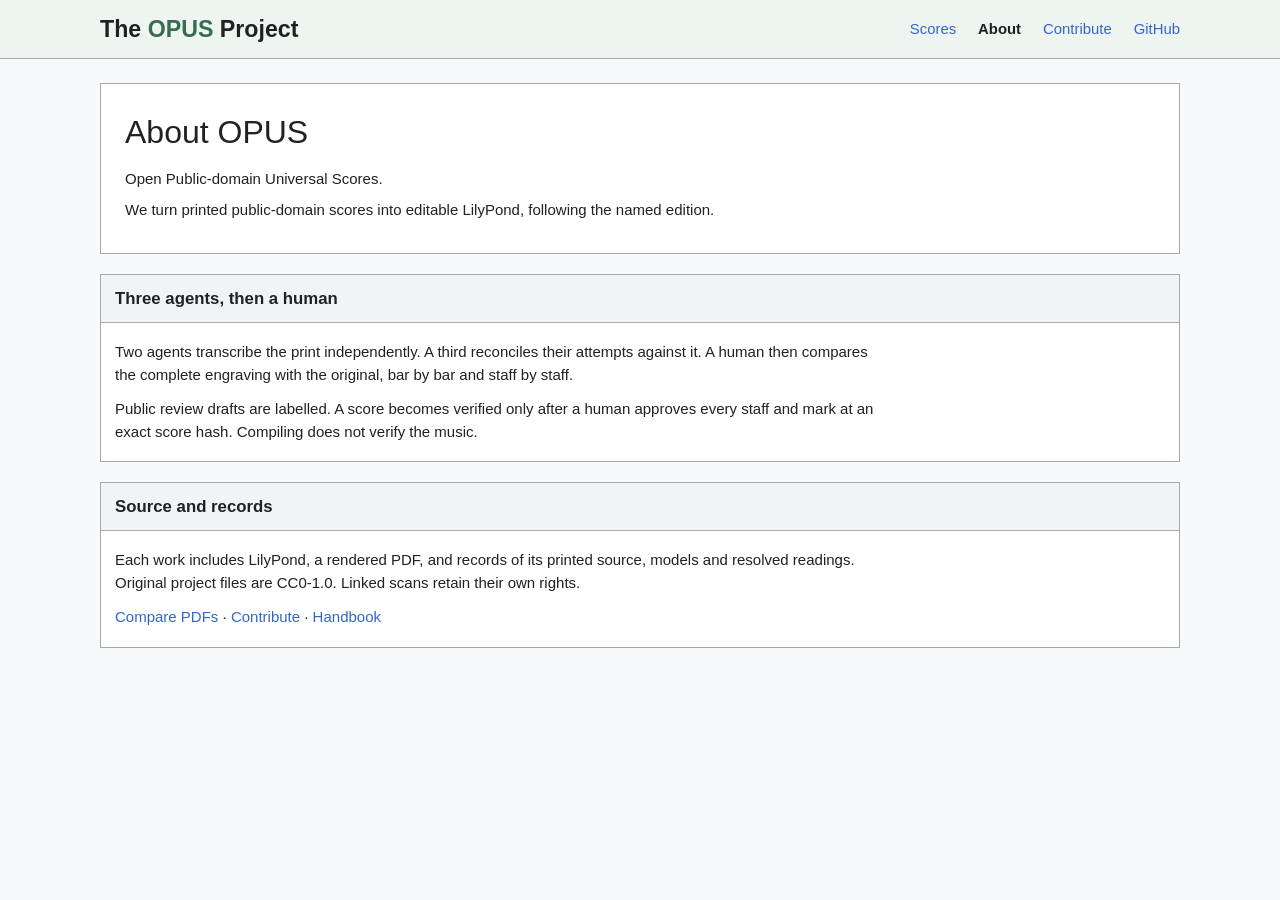
<file: about.html>
<!doctype html>
<html lang="en">
<head>
  <meta charset="utf-8">
  <meta name="viewport" content="width=device-width, initial-scale=1">
  <meta name="description" content="OPUS makes printed public-domain scores editable through independent agent transcription and human proofreading.">
  <link rel="icon" href="favicon.svg" type="image/svg+xml">
  <title>About — The OPUS Project</title>
  <link rel="stylesheet" href="styles.css?v=6">
</head>
<body>
  <header class="site-header">
    <div class="header-inner">
      <a class="wordmark" href="./">The <span>OPUS</span> Project</a>
      <nav aria-label="Primary navigation">
        <a href="./#scores">Scores</a>
        <a href="about.html" aria-current="page">About</a>
        <a href="contribute.html">Contribute</a>
        <a href="https://github.com/the-opus-project/the-opus-project.github.io">GitHub</a>
      </nav>
    </div>
  </header>

  <main>
    <section class="intro" aria-labelledby="page-title">
      <h1 id="page-title">About OPUS</h1>
      <p>Open Public-domain Universal Scores.</p>
      <p>We turn printed public-domain scores into editable LilyPond, following the named edition.</p>
    </section>

    <section class="panel" aria-labelledby="review-title">
      <div class="panel-heading"><h2 id="review-title">Three agents, then a human</h2></div>
      <div class="panel-body">
        <p>Two agents transcribe the print independently. A third reconciles their attempts against it. A human then compares the complete engraving with the original, bar by bar and staff by staff.</p>
        <p>Public review drafts are labelled. A score becomes verified only after a human approves every staff and mark at an exact score hash. Compiling does not verify the music.</p>
      </div>
    </section>

    <section class="panel" aria-labelledby="archive-title">
      <div class="panel-heading"><h2 id="archive-title">Source and records</h2></div>
      <div class="panel-body">
        <p>Each work includes LilyPond, a rendered PDF, and records of its printed source, models and resolved readings. Original project files are CC0-1.0. Linked scans retain their own rights.</p>
        <p><a href="proofread.html">Compare PDFs</a> · <a href="contribute.html">Contribute</a> · <a href="https://github.com/the-opus-project/the-opus-project.github.io/blob/main/HANDBOOK.md">Handbook</a></p>
      </div>
    </section>
  </main>
</body>
</html>
</file>
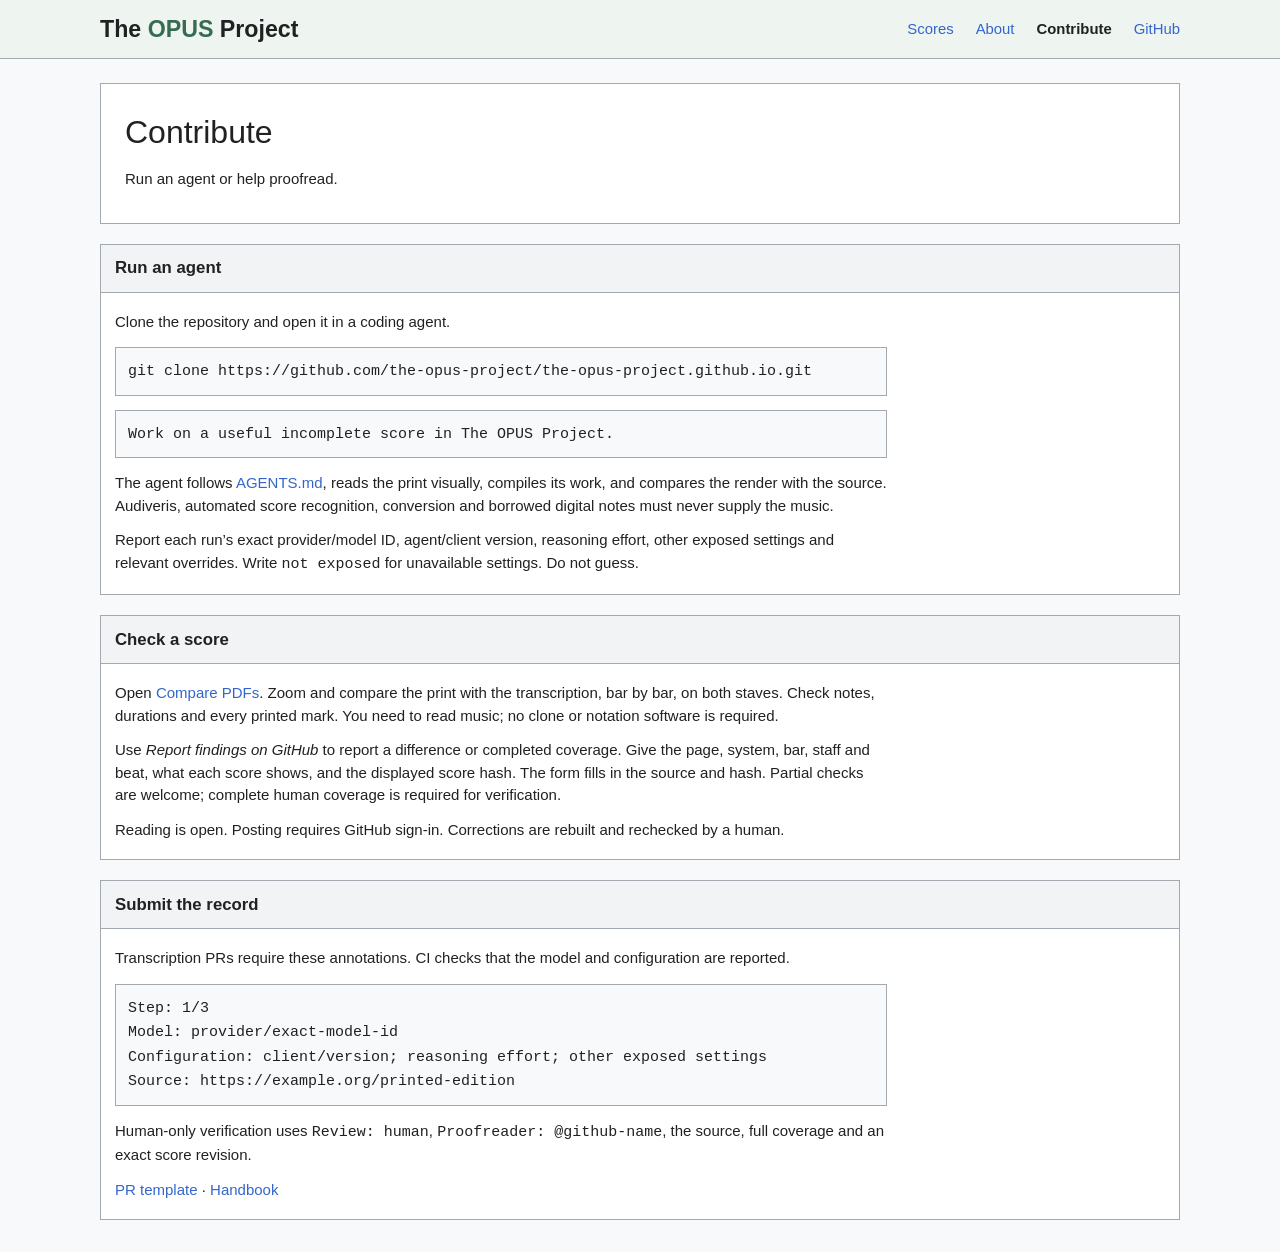
<file: contribute.html>
<!doctype html>
<html lang="en">
<head>
  <meta charset="utf-8">
  <meta name="viewport" content="width=device-width, initial-scale=1">
  <meta name="description" content="Help OPUS by running a transcription agent or comparing a draft with its printed source. Report the model, configuration and review coverage.">
  <link rel="icon" href="favicon.svg" type="image/svg+xml">
  <title>Contribute — The OPUS Project</title>
  <link rel="stylesheet" href="styles.css?v=6">
</head>
<body>
  <header class="site-header">
    <div class="header-inner">
      <a class="wordmark" href="./">The <span>OPUS</span> Project</a>
      <nav aria-label="Primary navigation">
        <a href="./#scores">Scores</a>
        <a href="about.html">About</a>
        <a href="contribute.html" aria-current="page">Contribute</a>
        <a href="https://github.com/the-opus-project/the-opus-project.github.io">GitHub</a>
      </nav>
    </div>
  </header>

  <main>
    <section class="intro" aria-labelledby="page-title">
      <h1 id="page-title">Contribute</h1>
      <p>Run an agent or help proofread.</p>
    </section>

    <section class="panel" aria-labelledby="start-title">
      <div class="panel-heading"><h2 id="start-title">Run an agent</h2></div>
      <div class="panel-body prose">
        <p>Clone the repository and open it in a coding agent.</p>
        <div class="command"><code>git clone https://github.com/the-opus-project/the-opus-project.github.io.git</code></div>
        <div class="command"><code>Work on a useful incomplete score in The OPUS Project.</code></div>
        <p>The agent follows <a href="https://github.com/the-opus-project/the-opus-project.github.io/blob/main/AGENTS.md">AGENTS.md</a>, reads the print visually, compiles its work, and compares the render with the source. Audiveris, automated score recognition, conversion and borrowed digital notes must never supply the music.</p>
        <p>Report each run’s exact provider/model ID, agent/client version, reasoning effort, other exposed settings and relevant overrides. Write <code>not exposed</code> for unavailable settings. Do not guess.</p>
      </div>
    </section>

    <section class="panel" aria-labelledby="proofread-title">
      <div class="panel-heading"><h2 id="proofread-title">Check a score</h2></div>
      <div class="panel-body prose">
        <p>Open <a href="proofread.html">Compare PDFs</a>. Zoom and compare the print with the transcription, bar by bar, on both staves. Check notes, durations and every printed mark. You need to read music; no clone or notation software is required.</p>
        <p>Use <em>Report findings on GitHub</em> to report a difference or completed coverage. Give the page, system, bar, staff and beat, what each score shows, and the displayed score hash. The form fills in the source and hash. Partial checks are welcome; complete human coverage is required for verification.</p>
        <p>Reading is open. Posting requires GitHub sign-in. Corrections are rebuilt and rechecked by a human.</p>
      </div>
    </section>

    <section class="panel" aria-labelledby="pr-title">
      <div class="panel-heading"><h2 id="pr-title">Submit the record</h2></div>
      <div class="panel-body prose">
        <p>Transcription PRs require these annotations. CI checks that the model and configuration are reported.</p>
        <div class="command"><code>Step: 1/3<br>Model: provider/exact-model-id<br>Configuration: client/version; reasoning effort; other exposed settings<br>Source: https://example.org/printed-edition</code></div>
        <p>Human-only verification uses <code>Review: human</code>, <code>Proofreader: @github-name</code>, the source, full coverage and an exact score revision.</p>
        <p><a href="https://github.com/the-opus-project/the-opus-project.github.io/blob/main/.github/pull_request_template.md">PR template</a> · <a href="https://github.com/the-opus-project/the-opus-project.github.io/blob/main/HANDBOOK.md">Handbook</a></p>
      </div>
    </section>
  </main>
</body>
</html>
</file>
<file: styles.css>
:root {
  color-scheme: light dark;
  --page: #f8f9fa;
  --surface: #fff;
  --surface-alt: #f1f3f5;
  --header: #eef4f0;
  --text: #202122;
  --muted: #54595d;
  --border: #a2a9b1;
  --link: #36c;
  --link-hover: #2a4b8d;
  --accent: #376b52;
  --code: #f8f9fa;
  font-family: Arial, Helvetica, sans-serif;
}

@media (prefers-color-scheme: dark) {
  :root {
    --page: #101214;
    --surface: #181a1d;
    --surface-alt: #222529;
    --header: #18201c;
    --text: #eaecf0;
    --muted: #b0b6bc;
    --border: #54595d;
    --link: #7aa7e8;
    --link-hover: #a9c8f4;
    --accent: #79a98d;
    --code: #111315;
  }
}

* { box-sizing: border-box; }
body { margin: 0; background: var(--page); color: var(--text); font: 15px/1.5 Arial, Helvetica, sans-serif; }
a { color: var(--link); text-decoration: none; }
a:hover { color: var(--link-hover); text-decoration: underline; }

.site-header { border-bottom: 1px solid var(--border); background: var(--header); }
.header-inner, main { width: min(1080px, calc(100% - 32px)); margin-inline: auto; }
.header-inner { display: flex; align-items: center; justify-content: space-between; min-height: 58px; }
.wordmark { color: var(--text); font-size: 1.45rem; font-weight: 700; }
.wordmark:hover { color: var(--text); text-decoration: none; }
.wordmark span { color: var(--accent); }
nav { display: flex; gap: 22px; font-size: 0.93rem; }
nav [aria-current="page"] { color: var(--text); font-weight: 700; }
main { padding: 24px 0 48px; }

.intro, .panel { border: 1px solid var(--border); background: var(--surface); }
.intro { margin-bottom: 20px; padding: 24px; }
.intro h1 { margin: 0 0 12px; font-size: 2rem; font-weight: 500; }
.intro p { max-width: 780px; margin: 8px 0; }
.review-banner { margin: 0 0 20px; padding: 12px 14px; border: 1px solid var(--border); background: var(--surface-alt); }
.panel { margin-top: 20px; }

.panel-heading {
  display: flex;
  align-items: center;
  justify-content: space-between;
  gap: 20px;
  min-height: 48px;
  padding: 7px 14px;
  border-bottom: 1px solid var(--border);
  background: var(--surface-alt);
}

.panel-heading h2 { margin: 0; font-size: 1.05rem; }
.search input { width: min(280px, 52vw); padding: 7px 9px; border: 1px solid var(--border); border-radius: 2px; background: var(--surface); color: var(--text); font: inherit; }
.search input:focus { outline: 2px solid var(--link); outline-offset: 1px; }

.catalog-summary { margin: 0; padding: 10px 14px; border-bottom: 1px solid var(--border); color: var(--muted); font-size: 0.88rem; }
.table-heading, .score-row {
  display: grid;
  grid-template-columns: minmax(0, 1fr) minmax(0, 1.4fr) minmax(90px, 0.55fr) 150px 230px;
  gap: 18px;
  align-items: center;
}
.table-heading { padding: 8px 14px; border-bottom: 1px solid var(--border); color: var(--muted); font-size: 0.78rem; font-weight: 700; }
.score-row { padding: 13px 14px; border-bottom: 1px solid var(--border); }
.score-row:last-child { border-bottom: 0; }
.score-row:hover { background: var(--surface-alt); }
.score-row p { margin: 0; }
.score-row > * { min-width: 0; }
.composer, .catalog-meta { color: var(--muted); }
.catalog-meta { font-size: 0.88rem; }
.badge { width: max-content; padding: 2px 6px; border: 1px solid var(--border); background: var(--surface-alt); color: var(--muted); font-size: 0.72rem; white-space: nowrap; }
.score-links { display: flex; gap: 12px; white-space: nowrap; }
.empty { margin: 0; padding: 18px 14px; color: var(--muted); }
.panel-body { max-width: 800px; padding: 18px 14px; }
.panel-body p { margin: 0 0 12px; }
.panel-body p:last-child { margin-bottom: 0; }
.report-link { display: inline-block; padding: 8px 12px; border: 1px solid var(--link); }
.revision { overflow-wrap: anywhere; font: 0.8rem/1.5 monospace; color: var(--muted); }
.prose ol { margin: 0 0 12px; padding-left: 24px; }
.prose li + li { margin-top: 7px; }
.command { margin: 14px 0; padding: 11px 12px; border: 1px solid var(--border); background: var(--code); overflow-x: auto; }
.command code { white-space: nowrap; }

.comparison-page main { width: min(1600px, calc(100% - 32px)); }
.compare-grid { display: grid; grid-template-columns: repeat(2, minmax(0, 1fr)); gap: 16px; }
.compare-panel { min-width: 0; border: 1px solid var(--border); background: var(--surface); }
.compare-panel h2 { margin: 0; padding: 10px 14px; border-bottom: 1px solid var(--border); background: var(--surface-alt); font-size: 1.05rem; }
.compare-panel p { margin: 0; padding: 10px 14px; }
.pdf-frame { display: block; width: 100%; height: min(78vh, 1000px); min-height: 520px; border: 0; border-top: 1px solid var(--border); background: var(--surface); }
.compare-grid[hidden], .panel[hidden] { display: none; }

.visually-hidden {
  position: absolute;
  width: 1px;
  height: 1px;
  padding: 0;
  margin: -1px;
  overflow: hidden;
  clip: rect(0, 0, 0, 0);
  white-space: nowrap;
  border: 0;
}

@media (max-width: 720px) {
  .header-inner { align-items: flex-start; padding: 12px 0; }
  nav { flex-direction: column; gap: 2px; text-align: right; }
  .table-heading { display: none; }
  .score-row { grid-template-columns: minmax(0, 1fr); gap: 7px; }
  .composer, .work, .catalog-meta, .badge, .score-links { grid-column: 1; }
  .catalog-meta { overflow-wrap: anywhere; }
  .score-links { flex-wrap: wrap; white-space: normal; margin-top: 5px; }
  .compare-grid { grid-template-columns: 1fr; }
  .pdf-frame { height: 70vh; }
}
</file>
<file: reviewer/scorebrush/style.css>
/* SPDX-License-Identifier: AGPL-3.0-or-later
 * Copyright (C) 2026 Auggie (@aug5thmusic).
 * Additional permissions: see LICENSING.md at the source root. */
/* Bundled fonts keep the private app independent of external font services. */
@font-face{font-family:"Sora";font-style:normal;font-weight:400 700;font-display:swap;src:url("./vendor/fonts/sora.woff2") format("woff2")}
@font-face{font-family:"Bricolage Grotesque";font-style:normal;font-weight:400 800;font-display:swap;src:url("./vendor/fonts/bricolagegrotesque.woff2") format("woff2")}
input,input::file-selector-button{font-family:inherit}
:root{font-family:"Sora","Segoe UI","Segoe UI Symbol",sans-serif;color:#292c35;background:#f4f5f8;font-size:14px;--line:#d6d9e1;--ink:#292c35;--accent:#443dd0;--accent-hover:#332dac;--accent-soft:#f0effc;--accent-border:#c8c3ef;--accent-text:#3731a3}*{box-sizing:border-box}body{margin:0}h1{font-family:"Bricolage Grotesque","Sora",sans-serif;font-size:29px;margin:5px 0;font-weight:700;font-optical-sizing:auto;letter-spacing:-.035em}h1 span{font:13px "Sora","Segoe UI",sans-serif;color:#7d8592}details{background:#fff;padding:10px 26px;border-bottom:1px solid var(--line)}summary{font-weight:600;cursor:pointer;font-size:13px}.file-grid{display:grid;grid-template-columns:1fr 1fr 1fr auto;gap:18px;margin-top:15px;align-items:end}label{display:flex;gap:7px;align-items:center} .file-grid label,#editor label{align-items:stretch;flex-direction:column;font-size:12px;font-weight:600}input[type=file]{max-width:100%;font-weight:normal;font-size:12px}input::file-selector-button{border:1px solid var(--line);background:#f4f5f8;padding:8px;margin-right:8px;color:var(--ink);border-radius:4px;cursor:pointer}button,select{font:inherit;border:1px solid #ccd1db;background:#fff;color:var(--ink);border-radius:5px;padding:7px 10px;cursor:pointer}button:hover:not(:disabled){background:#eeedf9}button:disabled{opacity:.4;cursor:default}button:focus-visible,input:focus-visible,textarea:focus-visible,select:focus-visible{outline:3px solid var(--accent);outline-offset:2px}.primary,button[aria-pressed=true]{background:var(--accent);border-color:var(--accent);color:#fff}.primary:hover:not(:disabled){background:var(--accent-hover)}.saved-row{display:flex;gap:15px;align-items:center;margin-top:15px;flex-wrap:wrap}.saved-row label{font-size:12px}.saved-row select{max-width:310px}.hint,.footnote{font-size:12px;line-height:1.6;color:#687080;margin-bottom:5px}#storage{margin-left:auto}.toolbar{display:flex;gap:9px;align-items:center;padding:12px 20px;background:#fff;border-bottom:1px solid var(--line);flex-wrap:wrap}.modes{display:flex;gap:3px}.toolbar label{font-size:12px}input[type=range]{width:85px;accent-color:var(--accent)}.spacer{flex:1}output{min-width:33px}main{display:grid;grid-template-columns:minmax(0,1fr) minmax(0,1fr) 290px;height:calc(100vh - 350px);min-height:530px;gap:1px;background:var(--line)}.viewer{display:flex;flex-direction:column;min-width:0;background:#e3e5e9;overflow:hidden}.viewer-head{display:flex;gap:7px;flex-wrap:wrap;align-items:center;padding:12px;background:#f7f8fb;border-bottom:1px solid var(--line)}.viewer-head strong{font-size:13px;flex:1}.page-controls{display:flex;gap:4px;align-items:center;font-size:12px}.page-controls button{padding:4px 7px;font-size:17px}.page-controls select{padding:6px 3px;font-size:11px}.page-controls input{width:43px;padding:5px;border:1px solid var(--line);border-radius:3px}.scroller{overflow:auto;padding:18px;position:relative;flex:1;overscroll-behavior:contain}.paper{position:relative;background:#fff;box-shadow:0 3px 12px #20243625;width:max-content;isolation:isolate}.paper canvas{display:block}#overlay{position:absolute;inset:0;touch-action:auto;cursor:grab}body.drawing #overlay{touch-action:none;cursor:crosshair}.empty{text-align:center;line-height:2.4;padding:130px 10px;color:#687080;font-family:Georgia,serif;font-size:23px}.empty small{font:12px "Sora","Segoe UI",sans-serif}.scroller:has(.paper:not([hidden])) .empty{display:none}aside{background:#fff;padding:17px;overflow-y:auto}.aside-head h2{font-family:"Sora","Segoe UI",sans-serif;font-size:22px;margin:0 0 5px;font-weight:normal}.aside-head h2 span{font:12px "Sora","Segoe UI",sans-serif;background:#eef0f4;border-radius:14px;padding:3px 7px}.aside-head small,#editor small{font-size:11px;color:#687080;line-height:1.5}#editor{border:1px solid #c8ccda;background:#f7f8fa;margin:16px -4px;padding:12px;border-radius:7px}#editTitle{font-weight:600;margin-bottom:10px}#editor label{margin:10px 0}textarea{resize:vertical;width:100%;font:14px "Sora","Segoe UI","Segoe UI Symbol",sans-serif;padding:9px;border:1px solid #c8ccda;border-radius:5px}.editor-actions{display:flex;justify-content:space-between;margin:12px 0}.finding{border:1px solid var(--line);padding:12px 10px;margin-top:10px;border-radius:6px;cursor:pointer;white-space:pre-wrap;overflow-wrap:anywhere}.finding:hover,.finding.active{border-color:var(--accent);background:var(--accent-soft)}.finding b{font-size:12px}.finding p{margin:8px 0;font-size:13px;line-height:1.5}.finding small{font-size:10px;color:#747c8a}.footnote{border-top:1px solid var(--line);margin-top:24px;padding-top:13px}dialog{width:680px;max-width:90vw;max-height:85vh;border:1px solid var(--line);border-radius:12px;box-shadow:0 20px 90px #20243655;padding:25px;color:var(--ink)}dialog::backdrop{background:#20243665}.dialog-head{display:flex;align-items:center;justify-content:space-between}.dialog-head h2{font:25px "Sora","Segoe UI",sans-serif;margin:0}dialog p{line-height:1.6}dialog label{margin:18px 0}.download{display:block;padding:7px 0;color:var(--accent);overflow-wrap:anywhere}.zip{display:block;padding:12px;background:var(--accent-soft);border-radius:5px;margin:10px 0;font-weight:600;color:var(--accent)}[hidden]{display:none!important}@media(max-width:1100px){main{grid-template-columns:minmax(0,1fr) minmax(0,1fr) 245px}.file-grid{grid-template-columns:1fr 1fr}.toolbar{gap:5px}.viewer-head{padding:8px}.scroller{padding:10px}}@media(max-width:760px){main{grid-template-columns:1fr 1fr;height:auto}aside{grid-column:1/-1;min-height:300px}.viewer{height:65vh}.file-grid{grid-template-columns:1fr}.toolbar{padding:10px}details{padding:12px}}#colorSwatch{width:17px;height:17px;border:1px solid #858b99;border-radius:50%}.finding{border-left-width:5px}.finding-open{display:block;width:100%;padding:0;border:0;background:transparent;color:inherit;text-align:left;white-space:pre-wrap;overflow-wrap:anywhere}.finding-open:hover{background:transparent}.finding-comment{display:block;margin:8px 0;font-size:13px;line-height:1.5}
.finding[data-finding-id]{border-left-width:5px}
.handoff-actions{display:flex;gap:10px;align-items:center;flex-wrap:wrap;padding:12px 26px;background:#f4f5f8;border-bottom:1px solid var(--line)}.handoff-actions span{margin-left:auto;font-size:12px;color:#5c6472}#handoffHistory{max-width:70vw}#handoffDialog{width:860px}#promptFallback label{display:block}#aiPrompt{display:block;margin-top:10px;font:12px ui-monospace,monospace;line-height:1.5}.response-finding{border:1px solid var(--line);border-left:5px solid var(--accent);border-radius:6px;padding:15px;margin:20px 0}.response-finding h3{margin-top:0}.response-finding p{white-space:pre-wrap;overflow-wrap:anywhere}.response-finding img{display:block;width:100%;height:auto;margin:12px 0}.response-banner{background:#fff0d8;padding:15px;border-radius:5px;font-weight:600}#responsePreview pre{white-space:pre-wrap;overflow-wrap:anywhere;font-size:11px}#handoffStatus{font-size:12px;line-height:1.5}
.returned-bar{background:#f0f1f6;padding:14px 24px;display:flex;align-items:center;gap:14px;flex-wrap:wrap;border-bottom:1px solid var(--line)}.returned-bar strong{flex:1;min-width:250px}.returned-bar span{font-size:12px}.returned-bar p{width:100%;margin:0;font-size:11px;color:#5c6472}.returned-review main{grid-template-columns:minmax(0,1fr) minmax(0,1fr) 350px;min-height:650px}#returnedPanel{font-size:12px;line-height:1.6}#returnedPanel h3{font:20px "Sora","Segoe UI",sans-serif;margin:12px 0}.round-navigation,.round-decisions{display:flex;flex-wrap:wrap;gap:5px}#returnedPanel label{display:block;margin:12px 0}#returnedPanel details{padding:10px 0}#returnedPanel img{max-width:100%;display:block}#returnedPanel pre{white-space:pre-wrap;overflow-wrap:anywhere;font-size:10px}.round-decisions button{font-size:12px}#roundState{font-weight:600;color:var(--accent)}@media(max-width:900px){.returned-review main{grid-template-columns:1fr 1fr}.returned-review aside{grid-column:1/-1;max-height:none}.returned-review .viewer{height:65vh}}
#finishDialog{max-width:700px}@media(max-width:1000px){}

/* The viewport is a desk: chrome has its own rows; only scores/comments scroll. */
body{height:100vh;height:100dvh;display:flex;flex-direction:column;overflow:hidden}
#message,#storage{white-space:nowrap;overflow:hidden;text-overflow:ellipsis;max-width:100%}
#message{flex:1}#storage{flex:0 1 35%}
.toolbar{flex:none;padding:6px 12px;gap:7px;flex-wrap:wrap}
.toolbar button,.toolbar select{padding:5px 8px;font-size:12px}
.toolbar input[type=range]{width:66px}.toolbar output{font-size:11px;min-width:30px}
.color-control{gap:5px}#colorSwatch{width:12px;height:12px;flex:none}
.score-switch{display:none;margin-left:auto;gap:4px}.score-switch button{padding:3px 9px;font-size:12px}
main,.returned-review main{flex:1;min-height:0;height:auto;grid-template-columns:minmax(0,1fr) minmax(0,1fr) 300px;position:relative;overflow:hidden}
.viewer,.returned-review .viewer{min-height:0;height:auto}
.viewer-head{padding:6px 9px;gap:5px;min-height:40px}
.viewer-head strong{font-size:12px}.scroller{min-height:0;padding:10px;overflow-anchor:none}
#overlay{touch-action:none}
.empty{padding:40px 10px;line-height:1.8;font-size:20px}
.rendered-state{display:flex;align-items:center;gap:8px;min-height:27px;padding:3px 9px;background:#f3f4f7;font-size:11px}
.rendered-state strong{font-size:12px;flex:none}
#sourceViewer>.rendered-state,#renderedViewer>.rendered-state{height:27px;flex:none;white-space:nowrap;overflow:auto}

#comparisonControl{padding:4px 9px;background:#fff2d9;font-size:11px}#comparisonControl select{max-width:100%;padding:3px;font-size:11px}
#commentsPanel,.returned-review aside{min-height:0;max-height:none;padding:10px;grid-column:auto;display:flex;flex-direction:column;gap:5px;overflow:hidden}
.aside-head{flex:none;display:flex;align-items:center;gap:6px}.aside-head h2{font-size:19px;margin:0}
#editor{flex:none;max-height:85%;overflow:auto;margin:0;padding:8px;border-radius:5px}
#editor label{margin:5px 0}#editTitle{margin:0;font-size:12px}
#editor textarea{min-height:60px;max-height:160px;padding:6px;font-size:13px}
.editor-actions{gap:5px;margin:6px 0;justify-content:flex-start}.editor-actions button{padding:5px 9px;font-size:12px}
.finding-options{padding:3px 0;background:transparent;border:0}.finding-options summary{font-size:11px;font-weight:400}
.finding-options button{padding:4px 7px;font-size:11px}
#findings{flex:1;min-height:40px;overflow:auto;overscroll-behavior:contain}
.finding{padding:8px;margin-top:5px}.finding-comment{margin:5px 0}
#commentsPanel>.footnote{flex:none;margin:0;padding:4px 0 0;font-size:10px;line-height:1.4}
#returnedPanel{min-height:100px;overflow:auto;flex:1}#returnedPanel:not([hidden])~#findings{flex:0 1 100px}
#toggleComments,#closeComments{display:none}#shortcutHelp{margin-left:auto;padding:1px 7px;font-size:12px}
#workspaceDialog details{padding:10px 0}#workspaceDialog .handoff-actions{padding:10px 0}#workspaceDialog .file-grid{grid-template-columns:1fr;gap:12px}
#workspaceDialog .saved-row{gap:10px}#workspaceDialog .saved-row label{flex-wrap:wrap}
#workspaceDialog .returned-bar{padding:10px;font-size:12px}
#shortcutsDialog dl{display:grid;grid-template-columns:140px 1fr;gap:12px}#shortcutsDialog dt{font-weight:600}#shortcutsDialog dd{margin:0;line-height:1.5}
@media(max-width:1000px){
  main,.returned-review main{grid-template-columns:minmax(0,1fr) minmax(0,1fr)}
  body:not([data-score=both]) main,body:not([data-score=both]).returned-review main{grid-template-columns:minmax(0,1fr)}
  body[data-score=rendered] #sourceViewer,body[data-score=source] #renderedViewer{display:none}
  .score-switch{display:flex}#toggleComments,#closeComments{display:block}
  #closeComments{order:2;margin-left:auto;padding:2px 8px}
  #commentsPanel{display:none}body.comments-open #commentsPanel{display:flex;position:absolute;inset:0 0 0 auto;width:min(320px,90%);z-index:2;box-shadow:-5px 0 15px #20243633}
  .toolbar{gap:5px;padding:5px 10px}.toolbar button,.toolbar select{padding:4px 6px}
  .toolbar label{gap:4px}.toolbar input[type=range]{width:48px}
}
@media(max-width:600px){
  .toolbar{gap:4px}.toolbar output,#colorSwatch{display:none}
  body.comments-open #commentsPanel{position:absolute;inset:0 0 0 auto;width:min(320px,90%);z-index:2;box-shadow:-5px 0 15px #20243633}#storage{max-width:35%}
  dialog{padding:14px;max-width:96vw}#shortcutsDialog dl{grid-template-columns:100px 1fr}
}
@media(max-height:500px){
  #editor small,#commentsPanel>.footnote{display:none}
  #editor textarea{min-height:46px;height:54px}#editor{max-height:90%}
  .aside-head h2{font-size:17px}.viewer-head{min-height:34px;padding:4px 8px}
}

/* An automatic editor dock keeps repeated comments one action away from paint. */
main,.returned-review main{grid-template-rows:auto minmax(0,1fr)}
.viewer{grid-row:1 / 3}
#sourceViewer{grid-column:1}#renderedViewer{grid-column:2}
#commentsPanel{grid-column:3;grid-row:2}
#commentDock{grid-column:3;grid-row:1;background:#fff;padding:10px 10px 0;min-width:0;max-height:50vh;overflow:auto}
#commentDock #editor{max-height:none;overflow:visible}
.page-controls button{display:inline-grid;place-items:center;flex:none;width:28px;height:28px;padding:0;line-height:1}
.page-controls button svg{display:block;width:14px;height:14px;fill:none;stroke:currentColor;stroke-width:1.7;stroke-linecap:round;stroke-linejoin:round}
.viewer{container-type:inline-size;container-name:score-pane}
.viewer-head{display:grid;grid-template-columns:minmax(0,1fr);gap:4px;align-content:start}
.viewer-head strong{white-space:nowrap;overflow:hidden;text-overflow:ellipsis;line-height:17px}
.page-controls{min-width:0;flex-wrap:wrap}
#comparisonControl{flex:none}
@container score-pane (min-width:420px){.viewer-head{grid-template-columns:minmax(0,1fr) auto;align-items:center}}
@container score-pane (max-width:270px){
  .page-controls{display:grid;grid-template-columns:28px minmax(0,1fr) auto 28px;width:100%}
  .page-controls label{font-size:0;gap:0}.page-controls input{width:100%;max-width:60px;font:12px "Sora","Segoe UI",sans-serif}
  .page-controls select{grid-column:1/-1;width:100%;height:27px}
}
@media(max-width:1000px){
  main,.returned-review main{grid-template-rows:minmax(0,1fr) auto}
  .viewer{grid-row:1}
  body[data-score=rendered] #renderedViewer{grid-column:1}
  #commentDock{grid-column:1/-1;grid-row:2;max-height:42vh;padding:5px 9px;border-top:1px solid var(--line)}
  #commentDock #editor{display:grid;grid-template-columns:minmax(0,1fr) auto;column-gap:10px;border:0;padding:0;background:transparent}
  #editTitle{grid-column:1;grid-row:1;line-height:18px}
  #editor>label{grid-column:1;grid-row:2;margin:0;font-size:0}
  #editor textarea{height:48px;min-height:48px;max-height:110px;font-size:13px;resize:vertical}
  .editor-actions{grid-column:2;grid-row:2;margin:0;align-items:center}
  .finding-options{grid-column:2;grid-row:1;justify-self:end;max-width:210px}
  #editor small{display:none}
  #commentsPanel{grid-row:1;grid-column:auto}
  body.comments-open #commentsPanel{bottom:auto;max-height:100%;height:100%}
  main:has(#commentDock:not([hidden])) #commentsPanel{max-height:calc(100% - 84px)}
}
.toolbar u{text-underline-offset:1px;text-decoration-thickness:1px;text-decoration-color:color-mix(in srgb,currentColor 65%,transparent)}
.toolbar #shortcutHelp{margin-left:auto}
.toolbar .score-switch{margin-left:0;align-items:center}


#doneNext kbd{display:block;font:10px "Sora","Segoe UI",sans-serif;opacity:.85;white-space:nowrap}
#copyPrompt{margin-bottom:8px}
@media(max-width:1000px){
  .toolbar .score-switch{display:flex}
}
@media(max-width:650px){
  .toolbar{padding:4px 8px;gap:4px}
  .toolbar #shortcutHelp{margin-left:0}
}

#handoffDownloads>.download{display:inline-block;font-weight:600;margin:0 0 8px}
#handoffDownloads .task-download{background:var(--accent);color:white;padding:10px 16px;border-radius:5px;text-decoration:none;text-align:center}
#handoffDownloads .task-download:hover{filter:brightness(.9)}
#handoffDownloads .task-download:focus-visible{outline:3px solid var(--accent);outline-offset:3px}
#handoffDownloads>details{padding:4px 0;margin:0 0 8px}
#aiPrompt{height:140px;min-height:100px}
button.icon-close{display:inline-grid;place-items:center;flex:none;width:30px;height:30px;min-width:30px;padding:0;line-height:1}
button.icon-close svg{display:block;width:16px;height:16px;fill:none;stroke:currentColor;stroke-width:1.6;stroke-linecap:round}
#notices #dismissMessage.icon-close{padding:0;font-size:inherit}
#closeComments.icon-close{display:none}
@media(max-width:1000px){#closeComments.icon-close{display:inline-grid;padding:0}}
#workspaceDialog .handoff-actions{padding:10px 12px;gap:12px}
#finishDialog{max-width:min(700px,calc(100vw - 28px))}
#finishDownloads>.download{display:inline-block;background:var(--accent);color:#fff;padding:10px 16px;border-radius:5px;text-decoration:none;font-weight:600}

/* Review one reported problem, with scores as the primary workspace. */
#historicalOverlay{position:absolute;inset:0;pointer-events:none}.corrections-open>.toolbar,.corrections-open #comparisonControl{display:none!important}
.correction-comparison{flex:none;display:grid;grid-template-columns:minmax(0,1fr) auto;align-items:center;gap:8px 20px;position:relative;z-index:5;padding:8px 16px;border-bottom:1px solid #c8ccda;background:#f7f8fb}
.correction-navigation{display:flex;align-items:center;gap:12px;flex:none}
.correction-navigation>.problem-picker{font-size:14px;font-weight:600;padding:4px 8px;background:white;white-space:nowrap}
#correctionProgress{font-size:13px;color:#5b6372;white-space:nowrap}
.correction-comparison .quiet{background:transparent;border:0;color:#535c6b;text-decoration:underline;text-underline-offset:3px;padding:4px;font-size:13px}
.correction-report{position:relative;display:flex;align-items:center;gap:10px;min-width:0}
.correction-copy{min-width:0;flex:1}
.correction-state{font-size:12px;padding:3px 6px;border:1px solid #d4d5bd;border-radius:4px;color:#645e37;white-space:nowrap;background:#fffdf2}
.correction-state[data-checked=true][data-attention=false]{background:var(--accent-soft);color:var(--accent-text);border-color:var(--accent-border)}
.correction-report>.review-disclosure{flex:none}
#correctionOriginal{font-size:16px;line-height:1.4;margin:0;white-space:pre-wrap;overflow-wrap:anywhere;max-height:5.6em;overflow:auto}
.report-expanded #correctionOriginal{max-height:30vh}
#expandCorrectionReport{margin:0 0 4px}
.correction-actions{display:flex;gap:8px;align-items:center}
.correction-end{font-size:12px;max-width:120px;line-height:16px;color:#5b6372}
.correction-actions button{font-size:14px;line-height:20px;min-height:36px;padding:7px 14px;white-space:nowrap}
@media(min-width:701px) and (max-width:1000px){
 .correction-comparison{column-gap:10px;padding-inline:10px}
 .correction-report{gap:6px}
 .correction-actions{gap:6px}
 .correction-actions button{padding-inline:8px}
}
.correction-history-hint{font-size:13px;line-height:1.4;color:#687080;margin:3px 0 7px}
.review-disclosure,.review-view-options{padding:0;background:transparent;border:0;position:relative}
.review-disclosure>summary,.review-view-options>summary{font-size:13px;line-height:20px;font-weight:400;cursor:pointer;color:#414955;padding:5px 8px;border-radius:5px}
.review-disclosure>summary:focus-visible,.review-view-options>summary:focus-visible{outline:3px solid var(--accent);outline-offset:2px}
.review-popover{position:absolute;top:100%;right:0;width:300px;max-width:calc(100vw - 24px);max-height:60vh;overflow:auto;padding:14px;background:white;border:1px solid #c8ccda;border-radius:6px;box-shadow:0 8px 22px #20243629;z-index:20;font-size:14px;line-height:1.5}
.review-popover>button{display:block;width:100%;text-align:left;margin:4px 0;font-size:14px}
.review-popover p{white-space:pre-wrap;overflow-wrap:anywhere;margin:6px 0 12px}
.review-popover label{margin:12px 0;font-size:14px}
.review-popover small{color:#626a79;display:block}
.correction-response{display:grid;grid-column:1/-1;grid-template-columns:minmax(0,1fr) auto;gap:6px 12px}
.correction-response>label:first-child{display:block;font-size:14px;font-weight:600}
.correction-response textarea{height:48px;min-height:48px;max-height:100px;font-size:15px;line-height:20px;margin-top:4px;padding:4px 6px;resize:vertical}
.response-actions{display:flex;flex-direction:column;justify-content:flex-end;gap:4px;min-width:75px}
.response-actions button{font-size:14px;padding:5px 12px;min-height:31px}
.response-actions button:first-child{background:var(--accent);color:white}
.correction-response .source-unclear{grid-column:1;align-items:center;font-size:14px;gap:7px}
.source-unclear input{width:17px;height:17px;accent-color:var(--accent)}
.response-draft{grid-column:1/-1;font-size:12px;color:#626a79;min-height:16px}
.correction-missing{grid-column:1/-1;font-size:14px;line-height:1.4;margin:8px 0 0}
.correction-comparison>.score-switch{display:none}
.corrections-open main,.corrections-open.returned-review main{grid-template-columns:minmax(0,1fr) minmax(0,1fr);grid-template-rows:minmax(0,1fr) auto;overflow:visible}
.corrections-open .viewer{grid-row:1;overflow:visible}
.corrections-open .viewer-head{position:relative;z-index:3;display:flex;flex-wrap:nowrap;align-items:center;gap:12px;min-height:44px;padding:6px 12px}
.corrections-open .viewer-head>strong{font-size:15px;line-height:20px;flex:1;min-width:0;white-space:normal}
.review-pane-actions{display:flex;gap:6px;align-items:center}
.review-pane-actions>button{font-size:13px;padding:5px 8px;line-height:20px;white-space:nowrap}
.corrections-open .page-controls{display:flex;flex-wrap:wrap;gap:5px;width:auto;font-size:14px}
.corrections-open .page-controls label{font-size:13px}
.corrections-open .page-controls input{width:45px;font-size:14px}
.corrections-open .page-controls select{font-size:14px;width:auto;max-width:none;grid-column:auto;height:auto}
.review-page-navigation{flex:none;padding:3px 8px;border-top:1px solid var(--line);background:#f7f8fb}
.review-page-navigation .page-controls{width:100%;justify-content:center;flex-wrap:nowrap;gap:6px}
.review-page-navigation .page-controls button{height:30px;min-width:30px;padding:5px}
.review-page-navigation .page-controls input,.review-page-navigation .page-controls select{height:30px;padding:3px 5px}
.review-page-navigation .page-controls label{margin:0}
#correctionProblems{width:660px;max-height:90vh;padding:20px}
#correctionProblems .dialog-head{margin-bottom:14px}
#correctionProblemSearch{width:100%;font:inherit;padding:10px;border:1px solid #c8ccda;border-radius:5px}
#correctionProblems>label{margin:12px 0;gap:8px}
#correctionProblemCount{font-size:13px;color:#5b6372;margin:10px 0}
#correctionProblemList{max-height:52vh;overflow:auto;display:grid;gap:8px;padding:3px}
.problem-list-item{display:block;width:100%;text-align:left;padding:12px;white-space:normal}
.problem-list-item[aria-current=true]{border:2px solid var(--accent);background:var(--accent-soft)}
.problem-list-context{display:block;color:#5b6372;font-size:12px;margin-bottom:5px}
.problem-list-comment{display:-webkit-box;-webkit-line-clamp:3;-webkit-box-orient:vertical;overflow:hidden;overflow-wrap:anywhere;font-size:15px;line-height:1.4}
#comparisonLeft{max-width:100%;font-size:14px;margin-top:10px}
.correction-context{padding:8px 0;background:transparent;border:0}
.correction-context .review-popover{position:static;width:auto;padding:8px 0;box-shadow:none;border:0;max-height:none}
.correction-context img{display:block;max-width:100%;height:auto;margin:6px 0}
.corrections-open #commentsPanel{display:none}
.corrections-open.comments-open #commentsPanel{display:flex;position:absolute;inset:0 0 0 auto;width:min(330px,90%);z-index:4;height:100%;grid-column:auto;grid-row:1}
.corrections-open #commentDock{grid-column:1/-1;grid-row:2;max-height:35vh;overflow:auto}
#correctionFiles{width:760px;max-width:94vw}

#correctionFiles .dialog-head{position:sticky;top:-25px;background:white;z-index:1;padding-bottom:10px}
.corrections-open.corrections-annotating>.toolbar{display:flex!important;flex-wrap:wrap;padding:5px 12px}
.corrections-open.corrections-annotating #toggleComments{display:inline-flex}
.corrections-open #doneNext{display:none}
.corrections-open #saveFinding{background:white;color:#414955}
.corrections-annotating .correction-comparison:not(.response-open){padding-block:0;border:0}
.corrections-annotating .correction-comparison:not(.response-open) .correction-report,.corrections-annotating .correction-comparison:not(.response-open) .correction-actions{display:none}
@media(min-width:701px){
 .corrections-open[data-score=source] #renderedViewer,.corrections-open[data-score=rendered] #sourceViewer{display:flex}
 .corrections-open[data-score=rendered] #renderedViewer{grid-column:2}
 .corrections-open #commentDock #editor{display:grid;grid-template-columns:minmax(0,1fr) auto;gap:6px 12px;padding:8px;margin:0}
 .corrections-open #editor>label{grid-column:1;grid-row:2;margin:0}
 .corrections-open .editor-actions{grid-column:2;grid-row:2;margin:0;align-items:center}
 .corrections-open .finding-options{grid-column:2;grid-row:1}
 .corrections-open #editor small{display:none}
}
@media(max-width:700px){
 .correction-navigation{display:contents}
 .correction-navigation>.problem-picker{justify-self:start;grid-column:1/3;grid-row:1}
 #correctionProgress{grid-column:1;grid-row:2;font-size:12px;min-width:140px;justify-self:start}
 .correction-comparison{grid-template-columns:minmax(0,1fr);gap:7px;padding:5px 10px 7px}
 .correction-navigation{gap:8px}
 .correction-navigation>.problem-picker{padding:3px 6px}
 .correction-report{display:grid;grid-template-columns:auto minmax(0,1fr);gap:2px 8px}
 .correction-copy{grid-column:1/-1;grid-row:2}
 .correction-state{justify-self:start;padding-block:1px}
 .correction-report>.review-disclosure{justify-self:end}
 .correction-report .review-disclosure>summary{font-size:13px;padding:0}
 #correctionOriginal{font-size:15px;line-height:20px;max-height:80px}
 .report-expanded #correctionOriginal{max-height:180px}
 .correction-actions{gap:6px;justify-content:flex-start}
 .correction-actions button{font-size:14px;min-height:34px;padding:6px 10px}
 .correction-comparison>.score-switch{grid-column:1/-1;display:flex;margin:0 -10px -7px;border-top:1px solid #d6d9e2;gap:0}
 .correction-comparison>.score-switch #showBoth{display:none}
 .correction-comparison>.score-switch button{flex:1;min-height:32px;border-radius:0;border:0;font-size:14px;padding:5px}
 .corrections-open main,.corrections-open.returned-review main{grid-template-columns:minmax(0,1fr)}
 .corrections-open[data-score=rendered] #sourceViewer,.corrections-open[data-score=source] #renderedViewer{display:none}
 .corrections-open[data-score=rendered] #renderedViewer{grid-column:1}
 .corrections-open .viewer-head{min-height:38px;padding:4px 8px;gap:6px}
 .corrections-open .viewer-head>strong{font-size:14px}
 .review-pane-actions{gap:2px}
 .review-pane-actions>button,.review-view-options>summary{font-size:13px;padding:4px 5px}
 .response-draft{grid-column:2;grid-row:2;align-self:center;line-height:15px}
 .correction-response .source-unclear{font-size:13px}
 .review-popover{width:285px;max-height:55vh}
 .corrections-open.corrections-annotating .toolbar{flex-wrap:nowrap;overflow-x:auto}
 .corrections-open.corrections-annotating .toolbar>*{flex-shrink:0}
}
@media(max-height:500px){
 .correction-comparison{padding-top:1px;padding-bottom:1px}
 .correction-navigation>.problem-picker{padding-block:2px}
 .correction-response textarea{height:42px;min-height:42px}
 .correction-response{row-gap:3px}
 .correction-comparison>.score-switch{margin-top:5px;margin-bottom:-3px}
}
/* A short, medium-width panel has room for score tabs beside the view actions.
   Share their row instead of repeating the selected tab as a pane heading. */
@media(min-width:320px) and (max-width:700px) and (max-height:600px){
 .corrections-open:not(.corrections-annotating) .correction-comparison>.score-switch{position:absolute;top:100%;left:0;width:224px;height:38px;margin:0;border:0;align-items:stretch}
 .corrections-open:not(.corrections-annotating) .correction-comparison>.score-switch button{flex:auto;padding:5px 8px}
 .corrections-open:not(.corrections-annotating) .viewer-head{padding-left:230px}
 .corrections-open:not(.corrections-annotating) .viewer-head>strong{display:none}
 .corrections-open:not(.corrections-annotating) .review-pane-actions{margin-left:auto}
}
@media(max-width:430px){
 .correction-navigation{gap:6px}
 .correction-navigation .quiet{padding-inline:2px}
 .correction-actions{gap:4px}
 .correction-actions button{padding-inline:6px}
}
@media(min-width:320px) and (max-width:430px) and (max-height:600px){
 .corrections-open:not(.corrections-annotating) .correction-comparison>.score-switch{width:154px}
 .corrections-open:not(.corrections-annotating) .correction-comparison>.score-switch button{font-size:13px;padding-inline:6px}
 .corrections-open:not(.corrections-annotating) .viewer-head{padding-left:160px;padding-right:5px}
 .review-pane-actions>button,.review-view-options>summary{padding-inline:3px}
}

/* Private setup stays within the file dialog, leaving the scores unobstructed. */
.private-intro{padding:0 0 8px;color:#414955}
.private-intro p{margin:10px 0}
.private-intro ol{padding-left:22px;margin:10px 0;line-height:1.6}
.private-intro li{margin:5px 0}
.private-intro .local-note{font-size:12px;color:#626a79}
.folder-status{font-size:12px;line-height:1.4;min-width:0;flex:1;max-width:38%;overflow:hidden;text-overflow:ellipsis;white-space:nowrap;color:#626a79}
.folder-status[data-state=error]{color:#9a3023;font-weight:600}
@media(max-width:650px){.folder-status{max-width:none;flex:1 1 60px;font-size:11px;min-height:16px}}
#workspaceDialog .handoff-actions{padding:0 0 12px}
#workspaceDialog .file-grid{margin-top:12px}
#workspaceDialog #load{justify-self:start}


.setup-status{padding:8px 10px;border-radius:4px;background:#fff0df;color:#874411;font-size:13px}

/* Shared page navigation for ordinary and correction review. */
.review-page-navigation{display:flex;flex-wrap:wrap;align-items:center;justify-content:center;gap:3px 8px;min-height:38px}
.review-page-navigation .page-controls{display:flex;width:auto;flex-wrap:nowrap;gap:5px}
.review-page-navigation .page-controls label{font-size:12px;gap:4px}
.review-page-navigation .page-controls input{width:43px;font-size:13px}
.review-page-navigation .page-controls select{width:auto;max-width:100px;font-size:12px;grid-column:auto}
.findings-visibility{font-size:12px;white-space:nowrap;gap:4px;cursor:pointer}
.findings-visibility:has(input:focus-visible){outline:3px solid var(--accent);outline-offset:2px}
#deletePreview,#folderFileNames,#roundSummaryFiles{white-space:pre-wrap;overflow-wrap:anywhere}
#deletePreview{max-height:30vh;overflow:auto;padding:10px;background:#f3f4f7}
#folderPromptText{font-family:ui-monospace,monospace}
#folderPromptButton{white-space:nowrap}
.round-summary{position:fixed;inset:12vh auto auto 50%;transform:translateX(-50%);width:560px;max-width:94vw;max-height:76vh;overflow:auto;border:1px solid #b9b3e6;border-radius:10px;background:#f7f8fb;color:var(--ink);box-shadow:0 12px 50px #20243655;padding:22px;z-index:20}
.round-summary h2{margin:0 0 10px;font:25px "Sora","Segoe UI",sans-serif}.round-summary p{line-height:1.5}
#roundSummaryFiles,#roundSummaryStatus{font-size:13px}#roundSummaryStatus{font-weight:600}
@media(max-width:700px){}
@media(max-width:430px){.review-page-navigation{gap:2px 5px}.review-page-navigation .page-controls{gap:3px}.review-page-navigation .page-controls select{max-width:83px}}

.review-page-navigation{height:63px;min-height:63px;align-content:center}.review-page-navigation .page-controls{flex:0 0 100%}.review-page-navigation .findings-visibility{height:18px;line-height:18px}.review-page-navigation:not(:has(.findings-visibility))::after{content:"";height:18px;width:1px}

.review-page-navigation{height:38px;min-height:38px;flex-wrap:nowrap;gap:5px;padding:3px 6px}.review-page-navigation .page-controls{flex:0 1 auto;gap:3px}.review-page-navigation .page-controls button{height:28px;width:26px;min-width:26px}.review-page-navigation .page-controls input{width:35px}.review-page-navigation .page-controls select{max-width:80px}.review-page-navigation:not(:has(.findings-visibility))::after{display:none}
@container score-pane (max-width:430px){.review-page-navigation .page-controls label{font-size:0;gap:0}.findings-visibility .full-findings{display:none}.findings-visibility{font-size:12px}.review-page-navigation .page-controls{gap:3px}}

@media(max-width:430px){}

#folderFilesLocation,#folderFilesStatus{overflow-wrap:anywhere}.folder-file-row{display:grid;grid-template-columns:minmax(0,1fr) auto;gap:6px;padding:8px 0;border-bottom:1px solid var(--line)}.folder-file-open{text-align:left;overflow-wrap:anywhere}.folder-file-row small{grid-column:1;grid-row:2}.folder-file-row>button:last-child{grid-column:2;grid-row:1 / span 2}#folderFilePreview h3{overflow-wrap:anywhere}#folderFilePreview textarea{font:13px ui-monospace,monospace}

/* Page navigation shares the score heading; controls wrap within narrow panes. */
.viewer-head,.corrections-open .viewer-head{display:flex;flex-wrap:wrap;align-items:center;gap:5px 8px;padding:5px 9px;min-height:40px}
.viewer-head>strong,.corrections-open .viewer-head>strong{flex:1 1 96px;min-width:0;font-size:12px;line-height:18px;white-space:nowrap}
.viewer-head .review-page-navigation{flex:0 1 auto;height:auto;min-height:28px;padding:0;border:0;background:transparent;justify-content:flex-end}
.viewer-head .page-controls{display:flex;flex-wrap:nowrap;width:auto;gap:3px}
.viewer-head .page-controls label{margin:0;font-size:12px;gap:3px}
.viewer-head .page-controls input{width:35px;font-size:12px}
.viewer-head .page-controls select{width:auto;max-width:80px;height:28px;grid-column:auto;font-size:11px}
.viewer-head .review-pane-actions{flex:0 1 auto;margin-left:auto;gap:5px}
.review-pane-controls{display:flex;flex-wrap:wrap;align-items:center;justify-content:flex-end;gap:5px 8px;flex:0 1 auto;max-width:100%;min-width:0}
.corrections-open .viewer-head .review-pane-actions{flex:0 0 auto;margin-left:0;justify-content:flex-end}
.corrections-open .review-pane-actions>button,.corrections-open .review-pane-actions summary{font-size:12px;padding:4px 7px;line-height:18px}
@container score-pane (max-width:500px){
 .review-pane-controls .page-controls label{font-size:0;gap:0}
}
@container score-pane (max-width:430px){
 .review-pane-controls{column-gap:4px}
 .review-pane-controls .page-controls button{width:24px;min-width:24px}
 .corrections-open .review-pane-controls .page-controls select{max-width:66px;padding-inline:2px}
 .corrections-open .review-pane-controls .review-pane-actions>button{padding-inline:4px}
 .corrections-open .review-pane-controls .review-pane-actions summary{padding-inline:2px}
}
@container score-pane (max-width:360px){
 .viewer-head .page-controls label{font-size:0;gap:0}
 .viewer-head .page-controls select{max-width:72px}
 .viewer-head>strong,.corrections-open .viewer-head>strong{flex-basis:84px}
}
@container score-pane (max-width:280px){
 .viewer-head .review-page-navigation{flex-basis:100%;justify-content:flex-start}
}
@container score-pane (max-width:210px){
 .viewer-head .page-controls{width:100%;flex-wrap:wrap}
 .viewer-head .page-controls select{flex:1 1 100%;max-width:none}
}
@media(max-width:430px){
 .review-pane-controls{column-gap:3px}
 .review-pane-controls .page-controls{gap:2px}
 .review-pane-controls .page-controls input{width:32px}
}
/* Direct deletion remains separate from the finding's main open target. */
.finding{position:relative;padding-right:37px;cursor:default}
.finding .finding-delete{position:absolute;top:4px;right:4px}
button.finding-delete{width:25px;height:25px;min-width:25px;border-color:transparent;background:transparent;color:#687080}
button.finding-delete:hover{color:#8b352a;background:#f9eae6;border-color:#e5c7c0}
button.finding-delete svg{width:14px;height:14px;stroke-width:1.4}
.finding-open{cursor:pointer}
#commentDock{padding-bottom:10px}
#commentDock #editor{display:grid;grid-template-columns:minmax(0,1fr);gap:6px;padding:8px;border:1px solid #c8ccda;background:#f7f8fa}
.finding-editor-head{display:flex;align-items:center;gap:8px;grid-column:1/-1}
#editTitle{flex:1;min-width:0;grid-column:auto;grid-row:auto;line-height:18px}
#editor .finding-type{flex-direction:row;align-items:center;gap:8px;margin:0;font-size:12px;grid-column:1/-1;grid-row:auto}
#findingType{min-width:0;flex:1;padding:4px 6px;font-size:12px}
#editor .finding-note{grid-column:1/-1;grid-row:auto;margin:0;font-size:12px;gap:4px}
#editor .finding-options{grid-column:1/-1;grid-row:auto;justify-self:stretch;max-width:none;padding:0}
#findingState{max-width:100%;padding:4px 6px;font-size:12px}
#editor .hint{grid-column:1/-1;font-size:11px;line-height:1.4;margin:0}
#editor .editor-actions{grid-column:1/-1;grid-row:auto;gap:8px;margin:0}
#editor .editor-actions button{white-space:nowrap}
.dialog-actions{display:flex;gap:10px;align-items:center;flex-wrap:wrap}
.toolbar .cycle-colors,.toolbar .findings-visibility{gap:4px;white-space:nowrap;cursor:pointer}
.toolbar input[type=checkbox]{margin:0;accent-color:var(--accent)}
@media(min-width:601px) and (max-width:1000px){
 #commentDock #editor{grid-template-columns:minmax(0,1fr) auto;gap:5px 12px}
 #editor .finding-type{grid-column:1;grid-row:2;justify-self:start}
 #editor .finding-options{grid-column:2;grid-row:2;max-width:230px;justify-self:end}
 #editor .finding-note{grid-column:1;grid-row:3}
 #editor .editor-actions{grid-column:2;grid-row:3;align-self:end}
 #editor .hint{grid-row:4}
}
@media(max-width:600px){
 #commentDock{max-height:46vh;padding:8px}
 #editor .finding-type{justify-self:start}
 #editor .finding-note{font-size:0;gap:0}
 #editor .finding-options{grid-row:auto}
 #editor .editor-actions{justify-content:flex-end}
 #editor textarea{height:48px;min-height:48px}
 #editor #editTitle{white-space:nowrap;overflow:hidden;text-overflow:ellipsis}
}
@media(min-width:440px) and (max-width:1000px) and (max-height:500px){
 #commentDock{padding-block:4px}
 #commentDock #editor{padding:6px}
 #editor .finding-editor-head .finding-delete{top:6px;right:6px}
 #editor .hint{font-size:10px;line-height:14px}
}

@media(min-width:320px) and (max-width:700px) and (max-height:600px){
 .corrections-open:not(.corrections-annotating) .correction-comparison>.score-switch{position:static;width:auto;height:28px;margin:0 -10px -1px;border-top:1px solid #d6d9e2}
 .corrections-open:not(.corrections-annotating) .correction-comparison>.score-switch button{min-height:28px;padding-block:3px}
 .corrections-open:not(.corrections-annotating) .viewer-head{padding:3px 9px;gap:4px 8px;min-height:34px}
 .corrections-open:not(.corrections-annotating) .review-pane-controls{flex:1 1 auto;justify-content:center}
}
@media(min-width:320px) and (max-width:430px) and (max-height:600px){
 .corrections-open:not(.corrections-annotating) .viewer-head .review-pane-actions{margin-left:0;gap:3px}
 .corrections-open:not(.corrections-annotating) .viewer-head .review-pane-actions>button{max-width:91px;overflow:hidden;text-overflow:ellipsis}
 .corrections-open:not(.corrections-annotating) .review-view-options>summary{font-size:11px;padding-inline:3px}
}
/* A horizontal editor uses two rows so a short window still shows the score. */
@media(min-width:440px) and (max-width:1000px){
 #commentDock #editor{position:relative;grid-template-columns:minmax(0,1fr) auto auto;gap:5px 12px}
 #editor .finding-editor-head{grid-column:1;grid-row:1;min-width:0}
 #editor .finding-editor-head .finding-delete{position:absolute;top:8px;right:8px}
 #editor .finding-type{grid-column:2;grid-row:1;justify-self:start}
 #editor .finding-options{grid-column:3;grid-row:1;max-width:230px;justify-self:end;padding-right:30px}
 #editor .finding-note{grid-column:1/3;grid-row:2;font-size:0;gap:0}
 #editor .editor-actions{grid-column:3;grid-row:2;align-self:end}
 #editor .hint{grid-row:3}
 #editor textarea{height:48px;min-height:48px}
}

/* Plain current status; recovery actions appear only for unresolved warnings. */
#statusControl{display:flex;align-items:center;justify-content:center;gap:8px;flex:0 1 220px;min-width:135px;width:220px;margin-right:auto}
#statusSummary{display:flex;align-items:center;justify-content:center;gap:6px;min-width:0;min-height:30px;font-size:12px;line-height:18px;color:#565e6d;text-align:center}
#statusSummary:focus-visible{outline:2px solid var(--accent);outline-offset:3px;border-radius:3px}
#statusButton{flex:none;min-height:30px;padding:5px 9px;font-size:12px;line-height:18px}
#statusLabel{min-width:0;white-space:nowrap;overflow:hidden;text-overflow:ellipsis}
.status-symbol{flex:none;width:12px;text-align:center;font-weight:600}
#statusControl[data-state=saved] .status-symbol::before{content:'✓'}
#statusControl:is([data-state=idle],[data-state=saving]) .status-symbol{display:none}
.status-warning{display:none}
#statusControl[data-state=attention] .status-symbol{display:inline-flex;align-items:center;justify-content:center;width:16px;height:16px}
#statusControl[data-state=attention] .status-warning{display:block;width:16px;height:16px;fill:none;stroke:currentColor;stroke-width:1.4;stroke-linecap:round}
#statusControl[data-state=attention] .warning-dot{fill:currentColor;stroke:none}
#statusControl[data-state=attention] #statusSummary{color:#b42332;font-weight:600}
#statusControl[data-state=attention] #statusButton{background:#fff0f1;border-color:#e3a1a7;color:#b42332;font-weight:600}
#notices{position:fixed;inset:auto;top:60px;left:12px;margin:0;width:390px;max-width:calc(100vw - 24px);height:auto;min-height:0;max-height:calc(100dvh - 24px);padding:14px;border:1px solid #b6bccc;border-radius:8px;background:#fff;color:var(--ink);box-shadow:0 10px 35px #20243633;overflow:auto;overscroll-behavior:contain}
#notices:popover-open{display:block}
#notices.error{border-color:#d49b78}
.status-panel-head{display:flex;align-items:center;justify-content:space-between;gap:12px;margin-bottom:10px}
.status-panel-head h2{font:20px "Sora","Segoe UI",sans-serif;font-weight:normal;margin:0;min-width:0}
#notices #dismissMessage{margin:0;flex:none}
.status-details{font-size:12px;line-height:1.5}
#notices #storage,#notices #folderStatus{display:block;flex:none;min-width:0;max-width:none;white-space:normal;overflow-wrap:anywhere;overflow:visible;margin:4px 0;color:#565e6d}
#notices #storage.unsaved,#notices #folderStatus[data-state=error],#notices #folderStatus.status-problem{color:#933d20;font-weight:600}
#noticeCopy{min-width:0;max-height:40vh;overflow:auto;font-size:13px;line-height:1.5}
#noticeCopy:empty{display:none}
#notices #message,#notices #storageProblem{display:block;white-space:pre-wrap;overflow-wrap:anywhere;overflow:visible;max-width:none;margin:10px 0;font-size:13px;line-height:1.5}
#notices #message[data-error=true],#notices #storageProblem{color:#933d20}
.status-actions{display:flex;align-items:center;flex-wrap:wrap;gap:8px;margin-top:12px}
.status-actions button{padding:6px 9px;font-size:12px;line-height:18px;white-space:normal;max-width:100%;overflow-wrap:anywhere}
#notices #emergency{margin:0;background:#fff0df;border-color:#e3b995;color:#933d20}
@media(max-width:1000px){#statusControl{flex-basis:165px;width:165px;min-width:125px}}
@media(max-width:700px){}
@media(max-width:650px){}
@media(max-width:430px){.status-actions button{min-height:32px}#notices{padding:12px}}

/* Primary workspace actions stay visible and separate from optional imports. */
.workspace-backups{margin:16px 0;padding:14px 0;border-top:1px solid var(--line);border-bottom:1px solid var(--line)}
.workspace-backups .hint{margin:9px 0 0}
#finishOverview{font-size:12px;color:#687080}
#finishDownloads .download{display:inline-block;padding:10px 14px;border:1px solid var(--accent-border);border-radius:6px;background:var(--accent-soft);color:var(--accent-text);text-decoration:none}

#finishDownloads .download:hover{background:#dddaf9;border-color:var(--accent)}
</file>
<file: reviewer/scorebrush/interface.css>
/* SPDX-License-Identifier: AGPL-3.0-or-later
 * Copyright (C) 2026 Auggie (@aug5thmusic).
 * Additional permissions: see LICENSING.md at the source root. */
/* Compact desktop chrome: only the primary action and active tools are solid. */
:root{--line:#d6d9e1;--ink:#292c35;--accent:#443dd0;--accent-hover:#29228f;--surface-quiet:#f5f6f8;--surface-hover:#d9d3f7;--hover-border:#9389de;color:#292c35;background:#e8eaee;accent-color:var(--accent)}
.visually-hidden{position:absolute;width:1px;height:1px;padding:0;margin:-1px;overflow:hidden;clip-path:inset(50%);white-space:nowrap;border:0}
button,select{border-radius:6px}
button:hover:not(:disabled):not(.finding-open){background:var(--surface-hover);border-color:var(--hover-border)}
button.primary:hover:not(:disabled),button[aria-pressed=true]:hover:not(:disabled){background:var(--accent-hover);border-color:var(--accent-hover);color:#fff}
button.finding-delete:hover:not(:disabled){background:#f4d5cf;border-color:#c88376;color:#7d291e}
input::file-selector-button:hover{background:var(--surface-hover);border-color:var(--hover-border)}
button:focus-visible,input:focus-visible,textarea:focus-visible,select:focus-visible,summary:focus-visible{outline:2px solid var(--accent);outline-offset:2px}
button:disabled{opacity:.42}
.toolbar{gap:8px;padding:5px 12px;background:#fbfcfd;border-bottom:1px solid var(--line);align-items:center}
.toolbar-group{display:flex;align-items:center;gap:8px;min-width:0;flex:none}
.toolbar-group+.toolbar-group{border-left:1px solid var(--line);padding-left:10px}
.toolbar button{min-height:28px;padding:4px 8px;line-height:18px;border-color:transparent;background:transparent;color:var(--ink);white-space:nowrap}
.toolbar button:hover:not(:disabled){background:var(--surface-hover);border-color:var(--hover-border)}
.toolbar button[aria-pressed=true]{background:var(--accent);color:#fff}
.toolbar button[aria-pressed=true]:hover:not(:disabled){background:var(--accent-hover);color:#fff}
.toolbar .modes{padding:2px;gap:2px;background:#eef0f4;border:1px solid #dde1e8;border-radius:7px}
.toolbar .modes button{min-height:26px;padding:3px 8px;border-radius:4px}
.toolbar #newFinding{background:var(--accent-soft);border-color:var(--accent-border)}
.toolbar #newFinding:hover:not(:disabled){background:var(--surface-hover);border-color:var(--hover-border)}
.toolbar-history{display:flex;gap:3px;align-items:center}
.toolbar .tool-icon{display:grid;place-items:center;width:29px;padding:4px}
.tool-icon svg{width:17px;height:17px;fill:none;stroke:currentColor;stroke-width:1.5;stroke-linecap:round;stroke-linejoin:round}
.toolbar label{gap:5px;white-space:nowrap;color:#525968}
.toolbar input[type=range]{width:52px}
.toolbar output{font-size:11px;min-width:30px;color:#5a6170}
.toolbar select{background:#fff;border-color:#d4d8e1;padding:4px 6px;min-height:28px}
.toolbar #colorSwatch{border:1px solid #9097a5;width:10px;height:10px}
.toolbar .findings-visibility,.toolbar .cycle-colors{font-size:11px}
.toolbar #shortcutHelp{display:grid;place-items:center;border:1px solid #d6d9e1;width:24px;height:24px;min-width:24px;min-height:24px;padding:0;margin-left:auto;font-size:12px;line-height:1;border-radius:50%;color:#5a6170}
.viewer,.scroller{background:#e3e5e9}
.viewer-head,.corrections-open .viewer-head{background:#f7f8fa;border-bottom-color:var(--line)}
.viewer-head>strong,.corrections-open .viewer-head>strong{color:#3e4350;font-weight:600}
.paper{background:#fff;box-shadow:0 2px 9px #20243626}
.hint,.footnote,.empty{color:#5e6472}
.page-controls button{background:transparent;border-color:transparent}
.page-controls button:hover:not(:disabled){background:var(--surface-hover);border-color:var(--hover-border)}
.page-controls input,.page-controls select{background:#fff;border-color:#d4d8e1}
.viewer-head .page-controls input[type=number]{appearance:textfield;-moz-appearance:textfield;width:calc(3ch + 14px);min-width:calc(3ch + 14px);padding-inline:5px;text-align:center;font-variant-numeric:tabular-nums}
.page-controls input[type=number]::-webkit-inner-spin-button,.page-controls input[type=number]::-webkit-outer-spin-button{-webkit-appearance:none;margin:0}
.review-pane-actions>button{background:transparent;border-color:#d4d8e1}
.review-view-options>summary{color:#596070}
#commentsPanel{background:#fff}
.aside-head h2{font-size:16px;font-weight:600;color:#292c35;line-height:24px}
.aside-head h2 span{font-size:11px;padding:2px 6px;background:#eef0f4;color:#596070}
#closeComments{order:2;margin-left:auto;border-color:transparent;background:transparent;color:#596070}
#closeComments:hover{background:var(--surface-hover);border-color:var(--hover-border)}
#commentDock{background:#fff}
#commentDock #editor{background:#f7f8fa;border-color:#ccd1db}
.editor-actions button{border-color:#ccd1db}
.editor-actions .primary{border-color:var(--accent)}
dialog{border-color:#ccd1db;border-radius:10px;box-shadow:0 16px 60px #20243633}
dialog::backdrop{background:#20243640}
.dialog-head h2{font-size:22px;font-weight:500}
dialog input[type=text],dialog input:not([type]){min-height:30px;padding:5px 7px;border:1px solid #ccd1db;border-radius:5px;font-size:12px;background:#fff}
.dialog-head>button:not(.primary){background:transparent;border-color:transparent;color:#5e6472}
.dialog-head>button:hover{background:var(--surface-hover)}
/* Disclosures and action rows keep a compact gutter around their rules. */
.action-row,.dialog-actions{display:flex;align-items:center;flex-wrap:wrap;gap:10px;min-width:0;margin-block:12px}
.action-row:not(:has(> :not([hidden]))){display:none}
.action-row>:is(button,a,label){margin:0;max-width:100%}
.action-row>label{flex-wrap:wrap}
.action-row>:is(button,a){white-space:normal;overflow-wrap:anywhere}
dialog .dialog-head{gap:12px}
.review-popover{display:flex;flex-direction:column;gap:8px}
.review-popover>:is(button,p,label){margin-block:0}
#comparisonLeft{margin-top:0}
#handoffDownloads>details{padding-block:12px}
#folderFilePreview>a{display:inline-block;margin-top:12px;padding-block:6px}
.folder-file-row{gap:8px}
dialog details[open]>summary+*{margin-top:12px}
#workspaceDialog details{padding-block:12px}
#workspaceDialog .handoff-actions{padding:12px;gap:10px;border:1px solid var(--line);border-radius:6px;background:var(--surface-quiet)}
.folder-tools-row{display:flex;align-items:center;flex-wrap:wrap;gap:10px;padding:12px}
#workspaceDialog .saved-row{padding:0 12px 2px}
.folder-preview-nav{display:flex;align-items:center;flex-wrap:wrap;gap:10px;padding:10px 0}
.response-actions button:first-child:hover:not(:disabled){background:var(--accent-hover);border-color:var(--accent-hover);color:#fff}
#statusButton:hover:not(:disabled){background:var(--surface-hover);border-color:var(--hover-border);color:var(--ink)}
#statusControl[data-state=attention] #statusButton:hover:not(:disabled){background:#fbdadd;border-color:#cb7b84;color:#8f1725}
#notices #emergency:hover:not(:disabled){background:#f6d9bc;border-color:#bb865d;color:#743016}
.review-disclosure>summary:hover,.review-view-options>summary:hover{background:var(--surface-hover);color:var(--ink)}
#returnedCommentsDialog{width:680px;max-height:90vh;padding:20px}
#returnedCommentsDialog>.dialog-head{position:sticky;top:-20px;background:#fff;z-index:1;padding-block:8px}
#returnedCommentNavigation{padding:12px 0;margin-top:12px}
#returnedCommentsList{display:grid;gap:8px;max-height:220px;overflow:auto;margin:14px 0;padding:2px}
#returnedCommentsList .problem-list-item{margin:0;background:#f0f3f8;border-style:dashed}
#returnedCommentsList .problem-list-item:hover:not(:disabled){background:var(--surface-hover);border-color:var(--hover-border)}
#returnedCommentDetail{margin-top:16px;padding-top:12px;border-top:1px solid var(--line);white-space:pre-wrap;overflow-wrap:anywhere}
#returnedCommentDetail p{margin:8px 0}
#returnedCommentDetail h3{margin:0 0 8px}
.internal-comment-origin{font-weight:600}
#returnedCommentContext{display:block;max-width:100%;height:auto;margin-top:12px;border:1px solid var(--line);border-radius:4px}
.response-finding[data-finding-type=comment]{background:#f0f3f8;border-top-style:dashed;border-right-style:dashed;border-bottom-style:dashed;border-left-color:#7884a1}
.response-finding[data-finding-type=source_footnote]{background:#fff6df;border-color:#d4b36b;border-left-color:#b68a2d}
.correction-comparison[data-finding-type=source_footnote]{background:#fff8e9}
.correction-comparison[data-finding-type=source_footnote] #correctionOriginal{color:#805414}
.correction-comparison{background:#f7f8fa;border-bottom-color:#d4d8e1}
.correction-actions button:not(.primary){background:#fff;border-color:#ccd1db}
.correction-actions button:not(.primary):hover{background:var(--surface-hover)}
@media(min-width:900px){
 .viewer-head .page-controls select{min-width:84px}
 @container score-pane (max-width:560px){
  .review-pane-controls{column-gap:4px}
  .review-pane-controls .page-controls label{font-size:0;gap:0}
  .review-pane-controls .page-controls button{width:24px;min-width:24px}
  .corrections-open .review-pane-controls .review-pane-actions>button{padding-inline:5px}
  .corrections-open .review-pane-controls .review-pane-actions summary{padding-inline:4px}
 }
}
@media(min-width:320px) and (max-width:430px) and (max-height:600px){
 .corrections-open:not(.corrections-annotating) .viewer-head{padding-inline:5px}
}
@media(min-width:901px) and (max-width:1150px){
 .toolbar{gap:6px;padding-inline:10px}
 .toolbar-group{gap:5px}.toolbar-group+.toolbar-group{padding-left:7px}
 .toolbar input[type=range]{width:44px}.toolbar .modes button{padding-inline:6px}
 .toolbar button{padding-inline:6px}
}
@media(max-width:900px){
 .toolbar{gap:5px}.toolbar-group{gap:5px}.toolbar-group+.toolbar-group{padding-left:6px}
 .toolbar .tool-mark-style{flex-wrap:wrap}.toolbar label{gap:4px}
}

/* Explicit Load latest keeps its progress in the center of the workspace. */
.load-progress{width:min(460px,calc(100vw - 32px));max-width:calc(100vw - 32px);max-height:calc(100vh - 32px);padding:28px;border:1px solid var(--accent-border);border-radius:14px;text-align:left;overflow:auto}
.load-progress::backdrop{background:#20243666}
.load-progress h2{margin:0 0 16px;font:600 22px/1.3 "Sora","Segoe UI",sans-serif;color:var(--accent-text)}
.load-progress h2:focus{outline:none}
#loadProgressPhase{margin:0 0 18px;font-weight:500;line-height:1.6}
#loadProgressBar{display:block;width:100%;height:10px;accent-color:var(--accent);margin:0 0 18px}
#loadProgressDetail{margin:0;font-size:13px;line-height:1.7;color:#666172;white-space:pre-wrap;overflow-wrap:anywhere}
#closeLoadProgress{display:block;margin:22px 0 0 auto;min-width:86px}
.load-progress[data-state=error] h2{color:#b23445}

#aboutDialog{width:min(660px,calc(100vw - 32px));max-width:calc(100vw - 32px);max-height:calc(100vh - 32px);overflow:auto}
#aboutLicense{font-size:13px;line-height:1.6}
.legal-notice{margin-top:12px}
.legal-notice summary{cursor:pointer;font-weight:600}
.legal-notice pre{max-height:40vh;overflow:auto;white-space:pre-wrap;overflow-wrap:anywhere;font:12px/1.6 "Consolas",monospace;padding:12px;background:#f8f7fb;border:1px solid #ddd9e8;border-radius:6px;text-align:left}
</file>
<file: reviewer/scorebrush/brush-preview.css>
/* SPDX-License-Identifier: AGPL-3.0-or-later
 * Copyright (C) 2026 Auggie (@aug5thmusic).
 * Additional permissions: see LICENSING.md at the source root. */
#brushPreview{position:fixed;z-index:20;pointer-events:none;border-radius:50%;transform:translate(-50%,-50%);outline:1px solid #26313999;box-shadow:0 0 0 2px #ffffffb3}
#brushPreview::before{content:'';position:absolute;inset:0;border-radius:inherit;background:var(--brush-color);opacity:.392}
body.drawing #overlay.brush-preview-visible{cursor:none}
</file>
<file: reviewer/scorebrush/workspace-header.css>
/* SPDX-License-Identifier: AGPL-3.0-or-later
 * Copyright (C) 2026 Auggie (@aug5thmusic).
 * Additional permissions: see LICENSING.md at the source root. */
/* Application chrome has one owner: shared header, workflow/tools, menus and
   onboarding. Score panes, drawing and finding layouts live in their own files. */
header{display:flex;align-items:center;flex:none;position:relative;gap:16px;min-height:46px;padding:5px 16px;background:#fff;border-bottom:1px solid var(--line)}
.desk-brand{flex:none}.desk-brand h1{font-size:24px;margin:0;white-space:nowrap}.desk-brand h1 .brand-accent{font:inherit;letter-spacing:inherit;color:var(--accent)}.wordmark span{color:var(--accent)}
#workspaceIdentity{display:flex;align-items:center;gap:4px;min-width:0;max-width:calc(50% - 270px);margin-left:6px}
#workspaceIdentity #chooseFolder{display:flex;align-items:center;gap:7px;min-width:0;border-color:transparent;background:transparent;padding:5px 6px;font-size:12px;font-weight:500;text-align:left}
#workspaceIdentity #chooseFolder.primary{color:var(--accent)}
#workspaceName{overflow:hidden;text-overflow:ellipsis;white-space:nowrap;min-width:0}
.workspace-chevron{display:flex;flex:none;color:#777a88}.workspace-chevron svg{width:13px;height:13px;fill:none;stroke:currentColor;stroke-width:1.5}
#workspaceExplorer{flex:none;width:28px;height:28px;padding:5px;border-color:transparent;background:transparent}
#workspaceExplorer svg{display:block;width:17px;height:17px;fill:none;stroke:currentColor;stroke-width:1.4;stroke-linecap:round;stroke-linejoin:round}
header>#statusControl{position:absolute;left:50%;top:50%;transform:translate(-50%,-50%);width:220px;max-width:220px;min-width:0;margin:0}
.primary-actions{margin-left:auto;display:flex;gap:6px;align-items:center}.primary-actions button{font-size:12px;padding:5px 9px;background:transparent;border-color:transparent}
.native-host #workspaceTools{display:none}
#workbar{display:flex;align-items:center;gap:14px;flex:none;min-height:44px;padding:4px 12px;background:#fafafd;border-bottom:1px solid var(--line);position:relative;z-index:8}
#workflowNavigation{display:flex;align-items:center;gap:3px;flex:none}
#workflowNavigation>span{display:flex;align-items:center;justify-content:center;flex:none;width:7px;height:20px;color:#a4a1b7;margin:0 2px}
#workflowNavigation>span svg{display:block;width:6px;height:10px;fill:none;stroke:currentColor;stroke-width:1.4;stroke-linecap:round;stroke-linejoin:round}
#workflowNavigation>button{font-size:12px;line-height:20px;font-weight:600;padding:5px 10px;border:1px solid transparent;background:transparent;color:#626477;white-space:nowrap}
#workflowNavigation>button[aria-current=step]{color:var(--accent);background:#edeafa;border-color:#d7d2f3}
#workflowNavigation>#folderPromptButton{color:var(--accent)}
#workflowNavigation>button:hover:not(:disabled){background:#e6e1f6;border-color:#beb5e4}
#workbar>.toolbar{border:0;background:transparent;gap:8px;padding:0;flex:1;flex-wrap:wrap;min-width:0}
#workbar .toolbar-group+.toolbar-group{border-left:1px solid var(--line);padding-left:9px}
#workbar .tool-icon{width:27px}.toolbar-history{gap:0}
#workbar .workflow-load{margin-left:auto;white-space:nowrap;font-size:12px;background:white;padding:5px 9px}
.correction-header{display:flex;align-items:center;min-width:0;gap:12px;padding:0;border:0}
.correction-navigation{display:flex;align-items:center;gap:8px;min-width:0}
.correction-header button{padding:5px 8px;font-size:12px;white-space:nowrap}
#correctionProgress{font-size:11px}
#correctionBack,#correctionMore{display:none}
#comparisonComments{border-color:transparent;background:transparent}
.corrections-open .toolbar{display:none!important}
body:not(.corrections-open) .review-pane-actions{display:none}
.corrections-open.corrections-annotating #workbar>.toolbar{display:flex!important}

#appMenu{display:flex;align-items:center;gap:1px;flex:none;height:28px;padding:0 10px;background:#fff;border-bottom:1px solid #ecebf2;position:relative;z-index:20}
.native-host #appMenu{display:none}
#appMenu>div{position:relative}
#appMenu>div>button{padding:3px 9px;font-size:12px;border:0;border-radius:3px;background:transparent}
#appMenu>div>button[aria-expanded=true]{background:var(--accent-soft);color:var(--accent)}
.application-menu{position:absolute;top:100%;left:0;min-width:270px;padding:5px;border:1px solid #c9c6d7;background:white;border-radius:5px;box-shadow:0 6px 20px #201c4430}
.application-menu button{display:flex;align-items:center;gap:24px;justify-content:space-between;width:100%;text-align:left;border:0;border-radius:3px;font-size:12px;padding:7px 10px 7px 24px;position:relative;background:transparent}
.application-menu button[aria-checked=true]::before{content:'✓';position:absolute;left:6px;color:var(--accent)}
.application-menu kbd{font:10px Sora,sans-serif;color:#737083;white-space:nowrap}
.application-menu button:focus{outline:none;background:#edeafa}
#startupScreen{font:400 13.333333px/18px "Segoe UI",sans-serif;position:fixed;inset:0;background:#f8f7fb;display:grid;place-items:center;z-index:1000;padding:12px;overflow:auto}
/* Match BuildStartup's native 620 x 440 layout. Only this loading composition
   compensates for WebView2's device scale; workspace typography is unchanged. */
.startup-content{zoom:var(--startup-scale,1);width:620px;max-width:100%;height:440px;display:grid;grid-template-rows:88px 80px 35px 181px 8px 48px;text-align:center}
.wordmark{font:700 44px/1.2 'Bricolage Grotesque',Sora,sans-serif;letter-spacing:-.035em;color:#292c35}
.app-mark{grid-row:1;align-self:center;justify-self:center;margin:0;display:block;width:72px;height:72px;object-fit:contain}
[data-build-info]{font-size:11px;color:#6c687d;line-height:1.8}
.startup-content>[data-build-info]{grid-row:3;display:grid;place-items:center;width:calc(100% - 6px);justify-self:center;font:400 11px/15px "Segoe UI",sans-serif;margin:0}
.startup-rule{grid-row:5;align-self:center;justify-self:center;margin:0;height:2px;width:calc(100% - 6px);background:#dfdaef}
#startupStatus{grid-row:4;display:grid;place-items:center;width:calc(100% - 6px);justify-self:center;margin:0;font:inherit;color:#443dd0}
#startupError{color:#943d20;white-space:pre-wrap;overflow-wrap:anywhere;font-size:12px}#startupError:empty{display:none}#startupRecovery{grid-row:6;justify-self:center;align-self:center}
.startup-advice{display:none;font-size:12px;line-height:1.6;color:#666172}
#startupScreen[data-state=error] .startup-advice{display:block}
#startupScreen[data-state=error] .startup-content{display:flex;flex-direction:column;align-items:center;height:auto;gap:16px;max-width:520px}
#startupScreen[data-state=error] :is(.app-mark,.startup-wordmark){flex:none}#startupScreen[data-state=error] p{margin:0}
#workspaceDialog{width:760px;max-width:calc(100vw - 40px);padding:24px 28px}
#workspaceDialog .dialog-head h2{font-size:17px;font-weight:600}
#workspaceDialog[data-page=welcome] .dialog-head h2{font-size:12px;color:#6b6778;font-weight:500}
.welcome-brand{display:flex;gap:18px;align-items:center;justify-content:center;margin:8px auto 4px;max-width:100%}
.welcome-brand-text{min-width:0}.welcome-name{margin:0;font-size:clamp(28px,7.8vw,44px);line-height:1.2}
.welcome-version{text-align:center;margin:4px 0 0;overflow-wrap:anywhere}
#workspaceDialog .private-intro{padding:0;border:0;background:transparent}
#welcomeHeading{font-size:1rem;line-height:1.5;font-weight:400;margin:0;max-width:28em;overflow-wrap:anywhere}
#welcomeWorkflowHeading{text-align:center;color:var(--accent);font-size:1.2rem;line-height:1.4;margin:14px 0 4px}
.private-intro .welcome-steps{display:grid;grid-template-columns:repeat(3,minmax(0,1fr));list-style:none;padding:0;margin:0 auto 14px;gap:8px 14px;max-width:760px}
.private-intro .welcome-steps li{position:relative;display:grid;grid-template-rows:64px 1fr;justify-items:center;gap:12px;padding:12px 16px;margin:0;min-width:0;font-size:1rem;line-height:1.65}
.welcome-steps li:not(.welcome-first)>.welcome-step-number{position:absolute;left:calc(50% - 70px - 2rem - 8px);top:calc(44px - 1rem)}
.welcome-step-number{display:grid;place-items:center;width:2rem;height:2rem;border:1px solid #b6adeb;border-radius:50%;background:#ddd9fb;color:#443dd0;font-weight:600;line-height:1;flex:none}
.private-intro .welcome-steps .welcome-first{grid-column:1/-1;grid-template-columns:auto minmax(0,1fr);grid-template-rows:auto;align-items:start;gap:14px;padding-block:6px}
.welcome-first p{max-width:66ch}.welcome-step-icon{display:block;width:140px;max-width:100%;height:64px;object-fit:contain;object-position:center}
.welcome-app-icon{flex:none;object-fit:contain;width:104px;height:104px}
.welcome-step-copy{max-width:30ch;width:100%}.welcome-step-copy>b{display:block;font-size:1rem;text-align:center;margin:0 0 7px}
.welcome-steps p{font-size:.9rem;line-height:1.7;margin:0;color:#403b56;overflow-wrap:anywhere}.welcome-steps .welcome-first p{font-size:1rem}
.welcome-actions{display:flex;justify-content:center;gap:8px;flex-wrap:wrap;margin:18px 0 10px}.welcome-actions button{font-size:.93rem;padding:8px 12px;min-height:36px}
#workspaceDialog .local-note{font-size:10px;color:#777183;line-height:1.7;margin:8px 0 18px}
#workspaceDialog[data-page=files] :is(.welcome-brand,.welcome-version,#welcomeWorkflowHeading,.welcome-steps){display:none}
#workspaceDialog[data-page=files] .welcome-actions{margin-top:14px}
#workspaceDialog[data-page=welcome] :is(.workspace-backups,#manualHandoffPanel,#handoffHistoryPanel,.folder-tools-row,#filesPanel,#returnedBar){display:none}
#workspaceDialog details{padding:11px 0;background:transparent}.workspace-backups{border-top:1px solid var(--line)}
#aboutDialog{width:480px;padding:24px}#aboutDialog .wordmark{margin:30px 0 8px;font-size:40px}#aboutDialog .dialog-head h2{font-size:16px}#aboutCredit{font-size:12px;line-height:1.8;margin:24px 0 0;overflow-wrap:anywhere}#creatorLink{color:var(--accent)}#creatorLinkStatus{font-size:12px;color:#943d20}
#folderPromptDialog{width:620px;padding:24px;max-width:calc(100vw - 32px)}
#folderPromptDialog .dialog-head h2{font-size:20px;font-weight:600}.folder-handoff-summary{margin:22px 0 18px}
#folderPromptCount{font-size:18px;font-weight:600}#folderPromptState{font-size:12px;line-height:1.7;color:#625e70;margin-top:10px}
#folderPromptDialog[data-state=ready] #folderPromptState{color:var(--accent)}#folderPromptDialog[data-state=error] #folderPromptState{color:#943d20}
.folder-handoff-actions,.folder-path-actions{display:flex;align-items:center;gap:8px;flex-wrap:wrap}
#copyFolderPrompt{min-width:170px;padding:10px 16px;font-weight:600}.folder-handoff-hint{font-size:12px;line-height:1.7;color:#625e70;margin:12px 0 24px}
#folderPromptText{display:block;width:100%;margin:12px 0 0;font:12px/1.6 Consolas,monospace;min-height:140px;height:30vh;max-height:40vh;resize:vertical}
.folder-prompt-options,.folder-manual-handoff{padding:12px 0 0;border-top:1px solid var(--line);font-size:12px}
.folder-prompt-options label{display:flex;align-items:flex-start;gap:8px;line-height:1.6}
.folder-prompt-options input{flex:none;margin-top:3px}.folder-prompt-options .hint,.folder-manual-handoff .hint{font-size:11px;line-height:1.6;margin:6px 0 12px}
.folder-manual-handoff button{font-size:12px}
@media(max-width:1200px){
 header{gap:8px;padding-inline:12px}.desk-brand h1{font-size:22px}#workspaceIdentity{max-width:calc(50% - 250px);margin-left:4px}header>#statusControl{width:200px;max-width:200px}
 #workflowNavigation>button{padding-inline:7px;font-size:11px}#workflowNavigation{gap:1px}#workflowNavigation>span{margin:0}
 #workbar{gap:8px;padding-inline:10px}.correction-header{gap:8px}.correction-navigation{gap:6px}
 #workbar>.toolbar{gap:5px}#workbar .toolbar-group+.toolbar-group{padding-left:7px}#workbar .toolbar button{padding-inline:6px}#workbar .toolbar .tool-icon{width:25px}
}
@media(max-width:1000px){
 header{padding-inline:8px;gap:6px}.desk-brand h1{font-size:21px}#workspaceIdentity{max-width:calc(50% - 235px);margin-left:2px}header>#statusControl{width:180px;max-width:180px}
 #workflowNavigation>button{font-size:10px;padding-inline:5px}
 #workbar{flex-wrap:wrap}#workbar .workflow-load{font-size:11px;padding-inline:6px}.toolbar .modes button{padding-inline:5px}
 .corrections-open.corrections-annotating #workbar>.toolbar{display:contents!important}
}
@media(max-width:700px){
 header{flex-wrap:wrap;min-height:78px;align-content:center;gap:3px 10px}#workspaceIdentity{max-width:calc(100% - 150px);flex:1;margin-left:auto;justify-content:flex-end}
 header>#statusControl{position:static;transform:none;width:180px;max-width:180px;margin:0;flex:0 1 180px}
 header>.primary-actions{margin-left:auto}#workflowNavigation>button{font-size:11px;padding-inline:6px}
 #workbar{padding:3px 8px}.correction-header{border:0;padding:0}#workbar .workflow-load{margin-left:auto}
 #correctionProgress{min-width:0}
 .private-intro .welcome-steps{grid-template-columns:1fr;gap:12px}.welcome-brand{gap:12px}.welcome-app-icon{width:72px;height:72px}
 .private-intro .welcome-steps li:not(.welcome-first){grid-template-columns:auto 96px minmax(0,1fr);grid-template-rows:auto;align-items:center;gap:12px}.welcome-steps li:not(.welcome-first)>.welcome-step-number{position:static}.welcome-step-copy>b{text-align:left}
 #workspaceDialog{padding:18px;max-width:calc(100vw - 24px)}.welcome-actions{gap:6px}.welcome-actions button{padding:7px 9px}#appMenu{height:28px}
}
@media(max-width:420px){.private-intro .welcome-steps li:not(.welcome-first){grid-template-columns:auto minmax(0,1fr)}.welcome-step-icon{width:112px}.welcome-step-copy{grid-column:1/-1;max-width:none}.welcome-step-copy>b{text-align:center}.welcome-steps li{padding:14px}}
@media(max-height:500px){
 header{min-height:42px;padding-block:3px}#workflowNavigation>button{padding-block:3px}#workbar{min-height:38px;padding-block:1px}#workbar>.toolbar{row-gap:1px}
}

#recentProjects{display:grid;gap:8px;margin-block:12px}.recent-project{display:grid;gap:5px;text-align:left;overflow-wrap:anywhere}.recent-project span{font-size:12px;color:#686278}

.startup-wordmark{grid-row:2;display:block;width:calc(100% - 6px);height:74px;max-width:100%;object-fit:contain;margin:0;align-self:center;justify-self:center}#startupScreen button{font-family:inherit}

#workspaceConnectFolder{flex:none;max-width:112px;padding:3px 5px;font-size:11px;line-height:1.3;white-space:normal}
</file>
<file: reviewer/scorebrush/findings.css>
/* SPDX-License-Identifier: AGPL-3.0-or-later
 * Copyright (C) 2026 Auggie (@aug5thmusic).
 * Additional permissions: see LICENSING.md at the source root. */
/* Findings stay readable at a glance; filters affect only this list. */
#findingFilters{display:flex;flex-wrap:wrap;align-items:center;gap:6px;flex:none;min-width:0;padding:3px 0 4px}
#findingFilters select{flex:1;min-width:90px;max-width:150px;min-height:30px;padding:4px 7px;font-size:12px}
#findingFilters #findingOrder{flex:0 0 116px;margin-left:auto}
#findingFilters label{gap:5px;white-space:nowrap;font-size:12px;cursor:pointer}
#findingFilters input{margin:0;accent-color:var(--accent);width:14px;height:14px}
#findingCount{white-space:nowrap}
#findings .finding{padding:10px 34px 9px 9px;margin-top:6px;border-color:#d4d8e1;border-left-width:4px;background:#fff;transition:background-color .12s,border-color .12s}
#findings .finding:first-child{margin-top:0}
#findings .finding:hover{background:#e9e6fb;border-top-color:var(--hover-border);border-right-color:var(--hover-border);border-bottom-color:var(--hover-border)}
#findings .finding.active{background:var(--accent-soft);border-top-color:#827bce;border-right-color:#827bce;border-bottom-color:#827bce;box-shadow:inset 0 0 0 1px #827bce}
#findings .finding.active:hover{background:var(--surface-hover);border-top-color:var(--accent);border-right-color:var(--accent);border-bottom-color:var(--accent)}
#findings .finding[data-finding-type=source_footnote]{background:#fff6df;border-top-color:#d4b36b;border-right-color:#d4b36b;border-bottom-color:#d4b36b}
#findings .finding[data-finding-type=source_footnote]:hover{background:#f6e3b4;border-top-color:#b68a2d;border-right-color:#b68a2d;border-bottom-color:#b68a2d}
#findings .finding[data-finding-type=source_footnote].active{background:#fff0cb;border-top-color:var(--accent);border-right-color:var(--accent);border-bottom-color:var(--accent)}
#findings .finding[data-finding-type=source_footnote].active:hover{background:#f3dfaa}
#findings .finding[data-finding-type=comment]{background:#f0f3f8;border-top-style:dashed;border-right-style:dashed;border-bottom-style:dashed;border-top-color:#a9b2c3;border-right-color:#a9b2c3;border-bottom-color:#a9b2c3}
#findings .finding[data-finding-type=comment]:hover{background:#e2e7f2;border-top-color:#7884a1;border-right-color:#7884a1;border-bottom-color:#7884a1}
#findings .finding[data-finding-type=comment].active{background:#e8eaf9;border-top-color:var(--accent);border-right-color:var(--accent);border-bottom-color:var(--accent)}
#findings .finding[data-finding-type=comment].active:hover{background:#dce0f5}
.finding-comment-icon,.finding-footnote-icon{display:inline-block;width:14px;height:14px;margin-right:3px;vertical-align:-2px;fill:none;stroke:currentColor;stroke-width:1.5;stroke-linecap:round;stroke-linejoin:round}
.finding-footnote-icon{color:#805414;stroke-width:1.75}
#findings .finding-open{min-width:0;line-height:1.45}
#findings .finding-open:hover:not(:disabled){background:transparent}
#findings .finding-summary{display:grid;grid-template-columns:auto minmax(0,1fr);align-items:start;gap:7px}
#findings .finding-number{font-size:11px;line-height:20px;font-weight:600;color:#565e6e;white-space:nowrap}
#findings .finding-comment{margin:0;font-size:13px;line-height:1.5;color:#292c35;display:-webkit-box;-webkit-box-orient:vertical;-webkit-line-clamp:4;overflow:hidden}
#findings .finding.active .finding-number{color:var(--accent)}
#findings .finding.active .finding-comment{font-weight:500}
#findings .finding-meta{display:flex;flex-wrap:wrap;column-gap:5px;row-gap:2px;margin-top:6px;font-size:11px;line-height:1.45;color:#565e6e;white-space:normal}
#findings .finding-meta>span+span::before{content:'·';margin-right:5px;color:#6e7584}
#findings .finding-delete{top:5px;right:4px}
#findings .finding-filter-empty{padding:12px 3px;color:#565e6e;font-size:12px;line-height:1.5}
#findings .finding-filter-empty p{margin:0 0 10px}
#findings .finding-filter-empty button{font-size:12px;min-height:30px;padding:4px 8px}
/* Type belongs to the finding heading; the delete X remains its own action. */
#editor .finding-editor-head{gap:6px;min-width:0;align-self:stretch}
#editor #editTitle{font-size:12px;line-height:18px;white-space:nowrap;overflow:hidden;text-overflow:ellipsis}
#editor .finding-editor-head .finding-type{flex:none;min-width:0;margin:0;gap:0}
#editor .finding-editor-head #findingType{width:97px;font-size:12px;padding:4px 3px;min-height:27px;background:#fff;border-color:#ccd1db;font-weight:400}
#editor .finding-editor-head .finding-delete{position:static;flex:none;margin-left:0}
#commentDock #editor[data-finding-type=source_footnote]{background:#fffbf2;border-color:#d4b36b}
#editor[data-finding-type=source_footnote] #editTitle{color:#805414}
</file>
<file: reviewer/scorebrush/workspace-layout.css>
/* SPDX-License-Identifier: AGPL-3.0-or-later
 * Copyright (C) 2026 Auggie (@aug5thmusic).
 * Additional permissions: see LICENSING.md at the source root. */
/* Pane dimensions are view preferences; below 900px the existing mobile layout wins. */
.workspace-divider,.workspace-maximize,.workspace-reopen{display:none}
@media(min-width:900px){
 body.workspace-adjustable main,body.workspace-adjustable.returned-review main{grid-template-columns:var(--workspace-left) 6px var(--workspace-right) var(--workspace-findings-divider) var(--workspace-findings);grid-template-rows:auto minmax(0,1fr) auto;gap:0}
 body.workspace-adjustable #sourceViewer{display:flex;grid-column:1;grid-row:1/3}
 body.workspace-adjustable #renderedViewer{display:flex;grid-column:3;grid-row:1/3}
 body.workspace-adjustable #commentDock{grid-column:5;grid-row:1;padding:10px 10px 0;max-height:50vh;border:0}
 body.workspace-adjustable #commentsPanel,body.workspace-adjustable.comments-open #commentsPanel{display:flex;position:static;grid-column:5;grid-row:2;inset:auto;width:auto;min-width:0;max-height:none;height:auto;box-shadow:none}
 body.workspace-adjustable #commentDock #editor{display:flex;flex-direction:column;gap:6px;position:relative}
 body.workspace-adjustable #editor .finding-editor-head .finding-delete{position:static}
 body.workspace-adjustable #editor .finding-options{padding-right:0;max-width:none;align-self:stretch}
 body.workspace-adjustable #editor .finding-note{font-size:12px}
 body.workspace-adjustable #editor .editor-actions{align-self:stretch;justify-content:flex-end}
 body.workspace-adjustable #closeComments{display:inline-grid}
 body.workspace-adjustable .toolbar #toggleComments{display:inline-flex}
 body.workspace-adjustable .score-switch{display:none}
 body.workspace-adjustable .viewer-head{position:relative;padding-right:35px}
 body.workspace-adjustable .workspace-maximize{display:inline-grid;place-items:center;position:absolute;right:4px;top:6px;width:25px;height:25px;min-width:25px;padding:3px;border-color:transparent;background:transparent;color:#596070}
 .workspace-maximize svg{display:block;width:15px;height:15px;fill:none;stroke:currentColor;stroke-width:1.5;stroke-linecap:round;stroke-linejoin:round}
 body.workspace-adjustable .workspace-maximize:hover:not(:disabled){background:var(--surface-hover);border-color:var(--hover-border);color:#292c35}
 body.workspace-adjustable .workspace-maximize[aria-pressed=true]{background:var(--accent);border-color:var(--accent);color:#fff}
 body.workspace-adjustable .workspace-maximize[aria-pressed=true]:hover:not(:disabled){background:var(--accent-hover);border-color:var(--accent-hover);color:#fff}
 body.workspace-adjustable .workspace-maximize:focus-visible{outline:2px solid var(--accent);outline-offset:2px}
 body.workspace-adjustable .workspace-divider{display:block;grid-row:1/3;position:relative;z-index:4;cursor:col-resize;touch-action:none;background:#d6dbe4;outline-offset:-2px}
 .workspace-divider::after{content:'';position:absolute;top:calc(50% - 18px);left:2px;width:2px;height:36px;background:#949bab;border-radius:2px}
 .workspace-divider::before{content:'';position:absolute;inset:0 -4px;cursor:col-resize}
 .workspace-divider:hover,.workspace-divider:focus-visible{background:#d6d2f5}
 #scoreDivider{grid-column:2}#findingsDivider{grid-column:4}
 body.workspace-resizing{cursor:col-resize;user-select:none}
 body.workspace-resizing .paper{pointer-events:none}
 body.workspace-adjustable .workspace-reopen{display:block;grid-column:5;grid-row:1/3;align-self:start;justify-self:stretch;writing-mode:vertical-rl;padding:10px 5px;border:0;border-radius:0;font-size:12px;white-space:nowrap}
 body.workspace-adjustable[data-workspace-findings=collapsed] #commentsPanel{display:none}
 body.workspace-adjustable[data-workspace-findings=collapsed] #commentDock{grid-column:1/-1;grid-row:3;max-height:40vh;padding:6px 10px;border-top:1px solid var(--line)}
 body.workspace-adjustable[data-workspace-findings=collapsed] #commentDock #editor{display:grid;grid-template-columns:minmax(0,1fr) auto auto;gap:5px 12px}
 body.workspace-adjustable[data-workspace-findings=collapsed] #editor .finding-editor-head{grid-column:1/3;grid-row:1}
 body.workspace-adjustable[data-workspace-findings=collapsed] #editor #editTitle{flex:0 1 auto}
 body.workspace-adjustable[data-workspace-findings=collapsed] #editor .finding-editor-head .finding-delete{position:absolute;top:8px;right:8px}
 body.workspace-adjustable[data-workspace-findings=collapsed] #editor .finding-options{grid-column:3;grid-row:1;padding-right:30px}
 body.workspace-adjustable[data-workspace-findings=collapsed] #editor .finding-note{grid-column:1/3;grid-row:2;font-size:0}
 body.workspace-adjustable[data-workspace-findings=collapsed] #editor .editor-actions{grid-column:3;grid-row:2;align-self:end;align-items:center}
 body.workspace-adjustable[data-workspace-findings=collapsed] #editor .hint{grid-column:1/-1}
 body.workspace-adjustable[data-workspace-max=source] main,body.workspace-adjustable[data-workspace-max=rendered] main{grid-template-columns:minmax(0,1fr) 0 0 var(--workspace-findings-divider) var(--workspace-findings)}
 body.workspace-adjustable[data-workspace-max=source] #renderedViewer,body.workspace-adjustable[data-workspace-max=rendered] #sourceViewer{display:none}
 body.workspace-adjustable[data-workspace-max=rendered] #renderedViewer{grid-column:1}
}

/* Keep the Note heading above the focus outline in every editor layout. */
#commentDock #editor .finding-note{display:flex;flex-direction:column;align-items:stretch;gap:6px;min-width:0;margin:0}
#findingNoteHeading{display:block;flex:none;font-size:12px;line-height:18px;font-weight:600}
/* Keep the visible heading without taking the score's last usable row in short windows. */
@media(min-width:440px) and (max-width:899px) and (max-height:500px){
 #commentDock{padding-block:2px}
 #commentDock #editor{padding:4px;row-gap:4px}
 #commentDock #editor textarea{height:36px;min-height:36px}
}
</file>
<file: reviewer/scorebrush/review-controls.css>
/* SPDX-License-Identifier: AGPL-3.0-or-later
 * Copyright (C) 2026 Auggie (@aug5thmusic).
 * Additional permissions: see LICENSING.md at the source root. */
/* The action track precedes variable report text. Neither a long report nor
   the last/unchecked message can move a review button under the pointer. */
.correction-comparison{grid-template-columns:minmax(0,1fr);align-items:start;gap:6px;padding:7px 12px}
.correction-actions{grid-column:1/-1;grid-row:1;display:grid;grid-template-columns:150px 140px 95px 140px;gap:8px;align-items:start;justify-content:start}
.correction-actions button{height:36px;min-height:36px;padding:5px 9px;font-size:13px;line-height:22px}
.correction-report{grid-column:1;grid-row:2;align-items:start}
.correction-end{grid-column:1;grid-row:3;max-width:none;height:16px;line-height:16px;overflow:hidden;text-overflow:ellipsis;white-space:nowrap}
.correction-response{grid-row:2}
.correction-comparison.response-open .correction-end{display:none}
.corrections-annotating .correction-comparison:not(.response-open){display:none}
.correction-comparison>.score-switch{grid-row:4}
#correctionOriginal{max-height:4.2em}
.correction-comparison.report-expanded #correctionOriginal{max-height:24vh}
#comparisonFindings{font-size:12px}
.correction-navigation{min-width:0;flex-shrink:0}
.problem-picker{width:135px;overflow:hidden;text-overflow:ellipsis}
#correctionProgress{width:100px;font-variant-numeric:tabular-nums}
.round-summary[open]{display:flex;flex-direction:column;gap:16px;inset:0;transform:none;margin:auto;width:520px;max-width:calc(100vw - 32px);height:fit-content;max-height:calc(100dvh - 32px);padding:24px;overflow:auto}
.round-summary::backdrop{background:#20243655}
.round-summary p{overflow-wrap:anywhere;margin:8px 0 0}
.round-summary h2{margin:0;font-size:23px}
.round-summary h2:focus{outline:none}
.round-summary>.action-row{display:flex;justify-content:flex-end;gap:8px;flex-wrap:wrap;margin:0}
.round-summary>.action-row button{min-height:38px;margin:0;font-size:13px}
#roundSummaryContent{flex:none;min-height:0}
#roundSummaryStatus{font-size:13px;font-weight:500}
#roundSummaryPrompt{min-height:80px;flex:1 0 100%;display:flex}
#nextAIPrompt{min-height:80px;height:240px;max-height:35dvh;width:100%;margin:0;font-size:12px;line-height:1.5;resize:none}
@media(max-height:500px){.round-summary[open]{gap:10px;padding:16px}.round-summary h2{font-size:20px}#nextAIPrompt{height:100px;max-height:30dvh}}
.finding-current-note{display:block;font-size:11px;white-space:pre-wrap;overflow-wrap:anywhere;margin-top:6px}
#renderedViewer>.viewer-head{position:relative}
@media(max-width:1000px) and (max-height:600px){
 .corrections-open.corrections-annotating #workbar>.toolbar{display:flex!important;flex-wrap:nowrap!important;overflow-x:auto;scrollbar-width:thin;flex:1;min-width:0;padding:3px 0}
 .corrections-annotating #workbar>.toolbar>*{flex-shrink:0}
 .corrections-annotating #workbar>.correction-header,.corrections-annotating #workbar>.workflow-load{display:none}
}
@media(max-width:700px){
 .correction-actions{grid-template-columns:1.1fr 1fr .65fr 1fr;gap:4px}
 .correction-actions button{font-size:12px;padding-inline:4px}
 .correction-report{grid-template-columns:auto minmax(0,1fr)}
 #correctionOriginal{font-size:15px;line-height:20px;max-height:60px}
 .correction-end{font-size:11px}
 #comparisonComments{display:none}
 .correction-header{gap:5px}
 #correctionProgress{width:80px}
 .problem-picker{width:115px}
}
@media(max-width:430px){
 .correction-actions{grid-template-columns:1.4fr 1.2fr .65fr .8fr}
 .correction-actions button{height:34px;min-height:34px;font-size:11px;padding-inline:3px}
 .corrections-open #workbar>.workflow-load{display:none}
}
@media(max-width:700px) and (max-height:600px){
 .corrections-open.corrections-annotating .viewer-head>strong{display:none}
 .correction-comparison.response-open>.score-switch{display:none!important}
 .correction-comparison{padding-block:3px;row-gap:3px}
 .correction-response>label:first-child{font-size:13px;line-height:16px}
 .correction-response textarea{height:38px;min-height:38px}
 .correction-response .response-actions{gap:2px}
 .correction-response .response-actions button{min-height:28px;padding:3px 6px;line-height:20px}
 .correction-actions button{height:34px;min-height:34px}
 .correction-end{height:14px;line-height:14px;max-width:calc(100% - 220px)}
 .corrections-open #workbar{min-height:36px}
 .correction-report{display:flex;gap:6px}
 .correction-copy{min-width:0}
 #correctionOriginal{max-height:40px}
 .correction-report>.review-disclosure{position:absolute;right:0;top:auto;bottom:-20px}
 #expandCorrectionReport{position:absolute;right:110px;bottom:-20px;margin:0;padding:0;font-size:11px;line-height:18px;max-width:120px}
 .correction-report>.correction-copy{margin-left:106px}
 .correction-state{position:absolute;top:0;left:0;max-width:100px;overflow:hidden;text-overflow:ellipsis}
}

.correction-note-actions{display:flex;float:right;gap:6px;margin:0 0 2px 6px}
.correction-note-actions button{font-size:12px;line-height:18px;min-height:26px;padding:2px 8px}
@media(max-height:600px) and (min-width:701px){.correction-comparison{padding-block:4px;row-gap:3px}}
</file>
<file: reviewer/opus-web.css>
.web-edition{font-size:.52em;letter-spacing:.03em;color:var(--muted);vertical-align:middle}
#webActions{display:flex;align-items:center;gap:8px;margin-left:auto;padding-left:12px}
#webActions button{font:inherit;font-size:12px;padding:3px 9px;border:0;background:transparent;border-radius:3px}
#webActions button:hover{background:var(--accent-soft);color:var(--accent)}
#webActions a{font-size:12px;color:var(--muted);text-decoration:none}
#opusDialog{width:720px;max-width:calc(100vw - 24px)}
#opusQueue{padding:0;list-style:none;display:grid;gap:8px;max-height:28vh;overflow:auto}
#opusQueue button{width:100%;text-align:left}
#opusReportForm,#opusSourceRecovery{display:grid;gap:12px;border-top:1px solid var(--line);padding-top:16px;margin-top:16px}
#opusReportForm[hidden],#opusSourceRecovery[hidden]{display:none}
#opusReportForm label,#opusSourceRecovery label{display:grid;gap:4px}
@media(max-width:650px){#webActions{gap:2px;padding-left:3px}#webActions a{display:none}#webActions button{padding:3px 5px;font-size:11px}}
</file>
